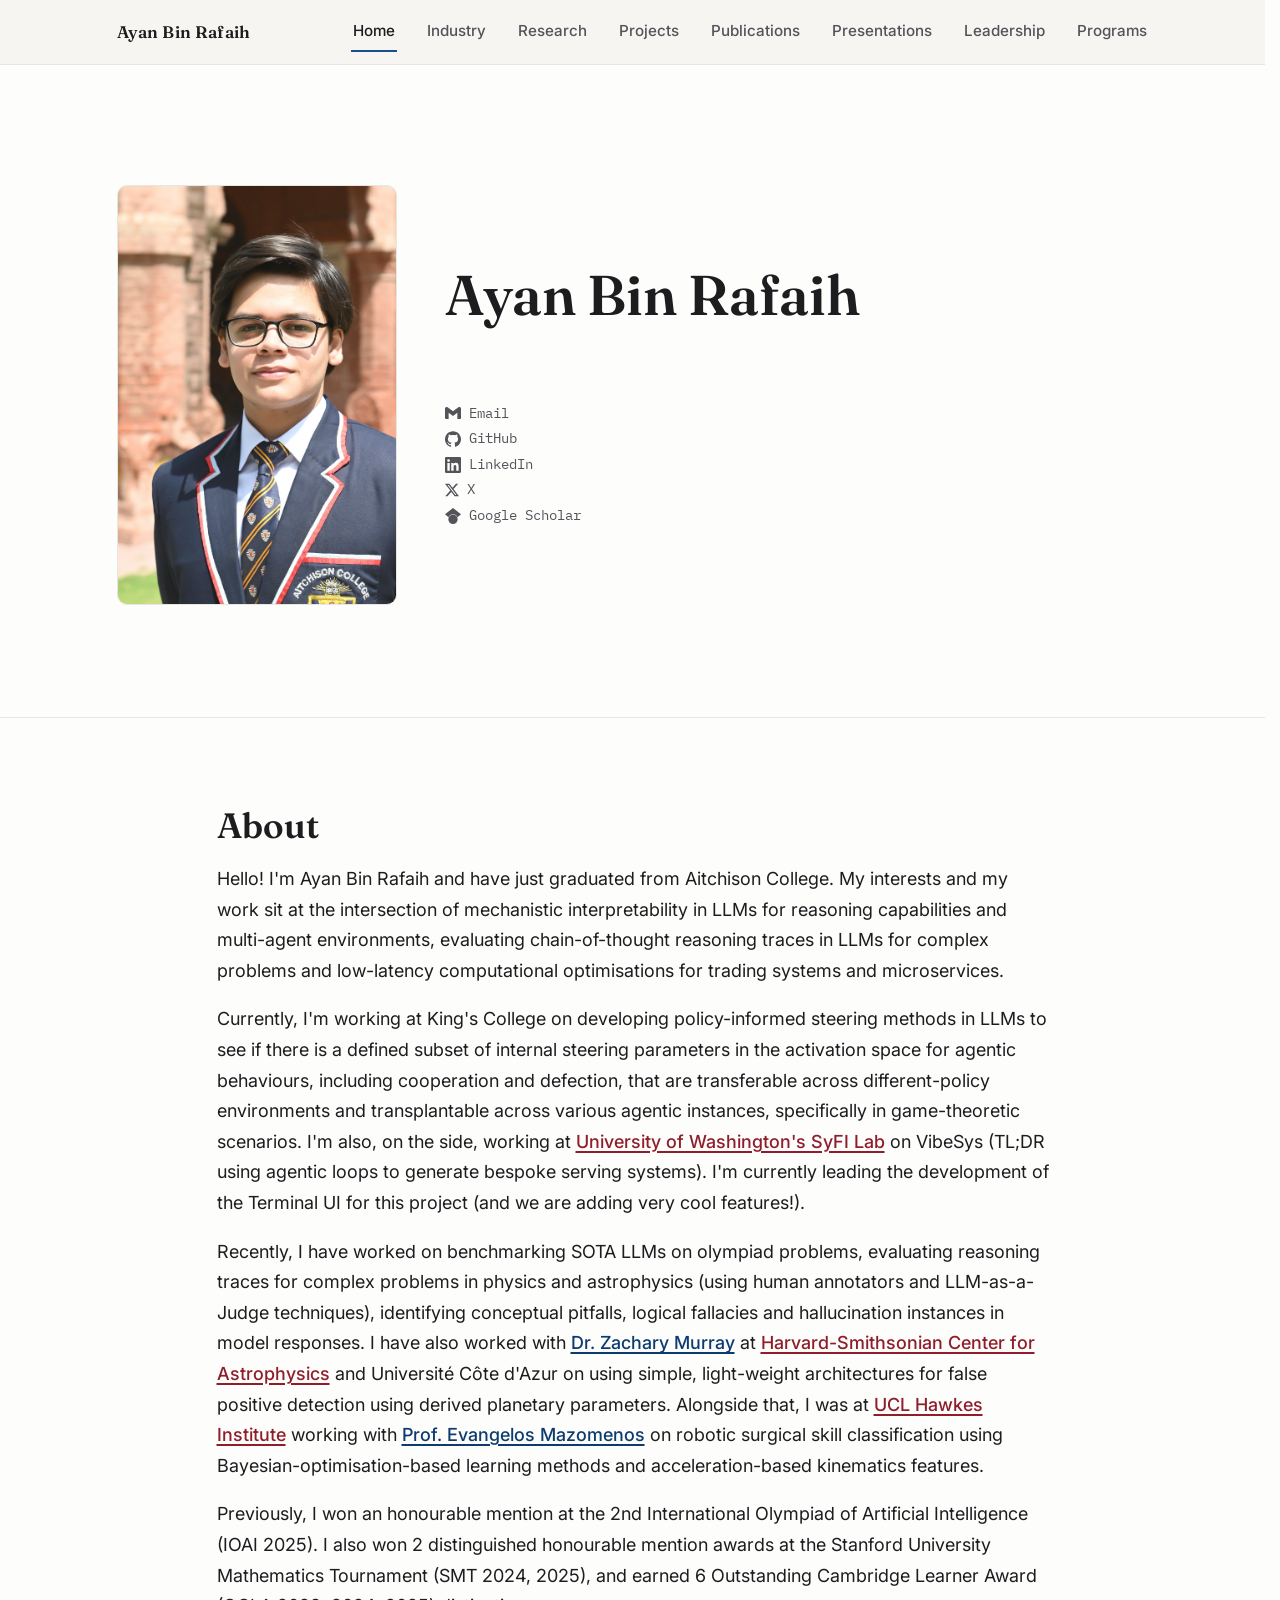
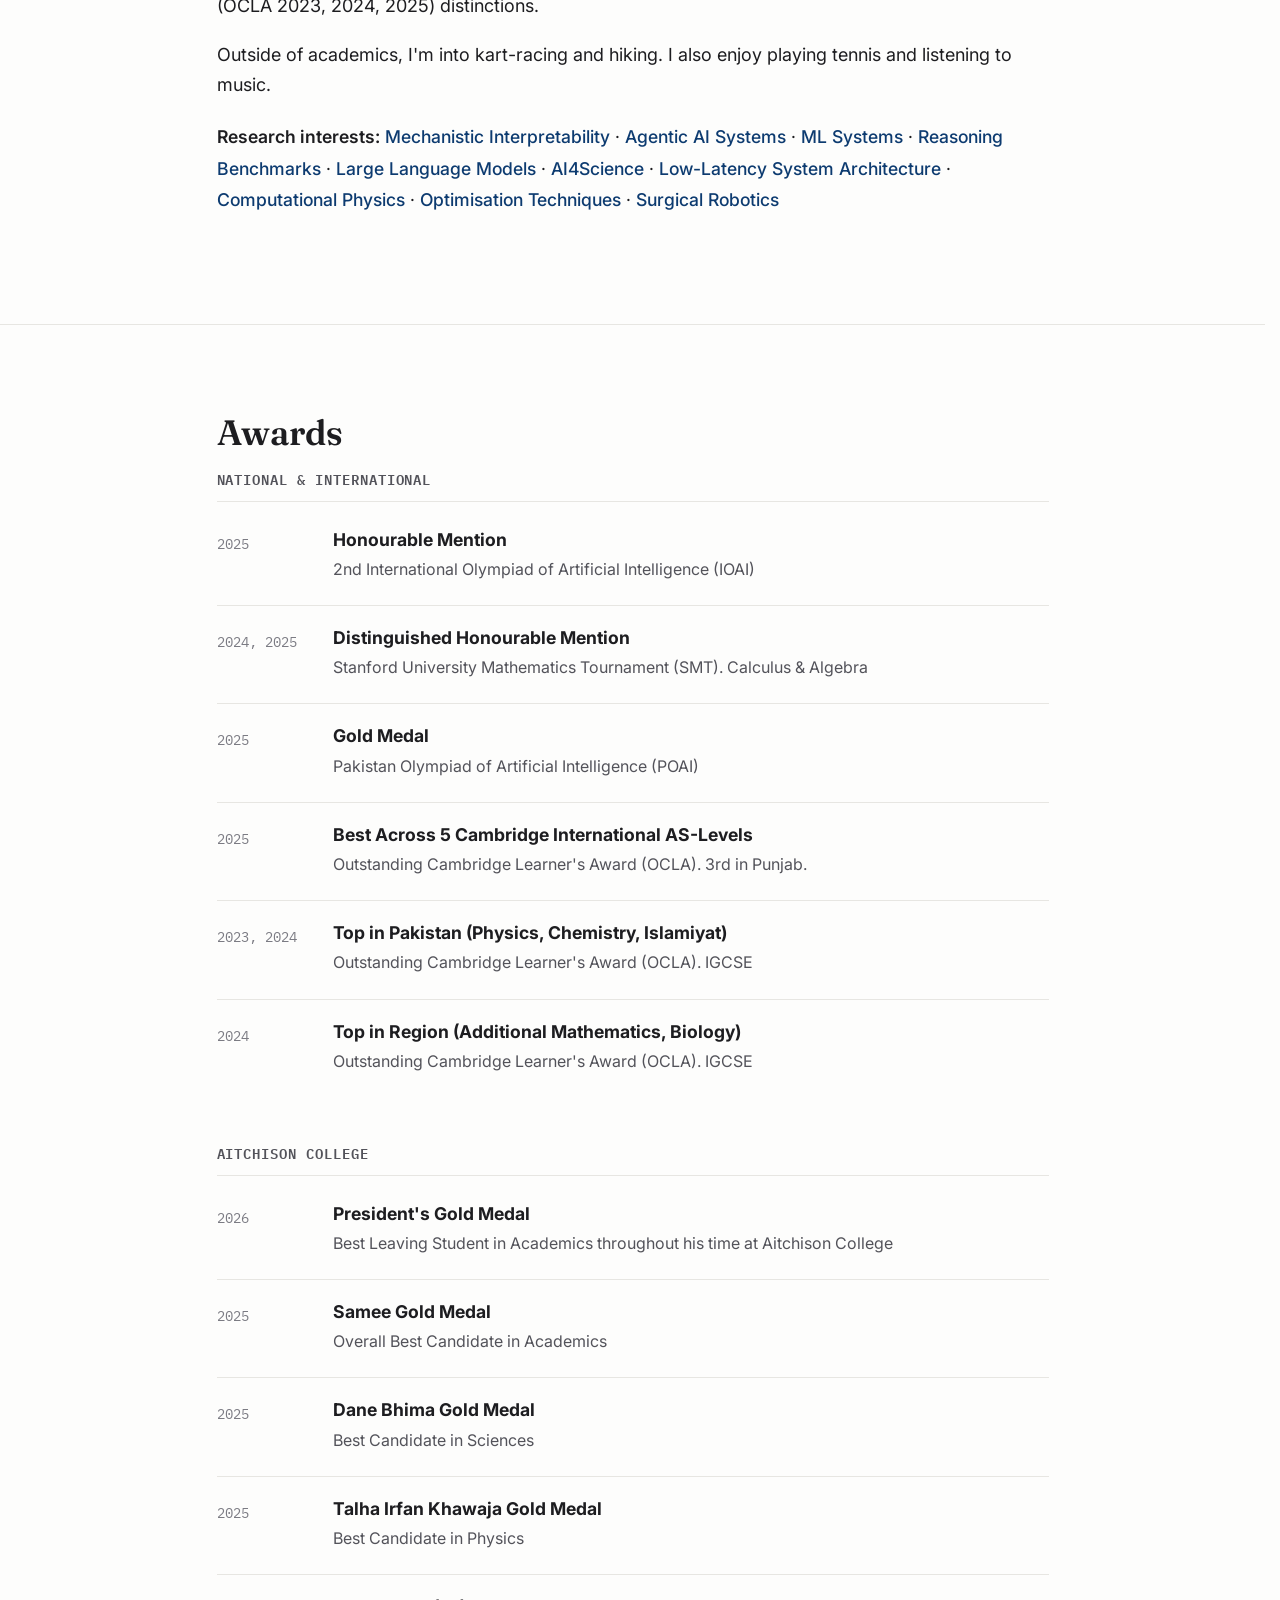
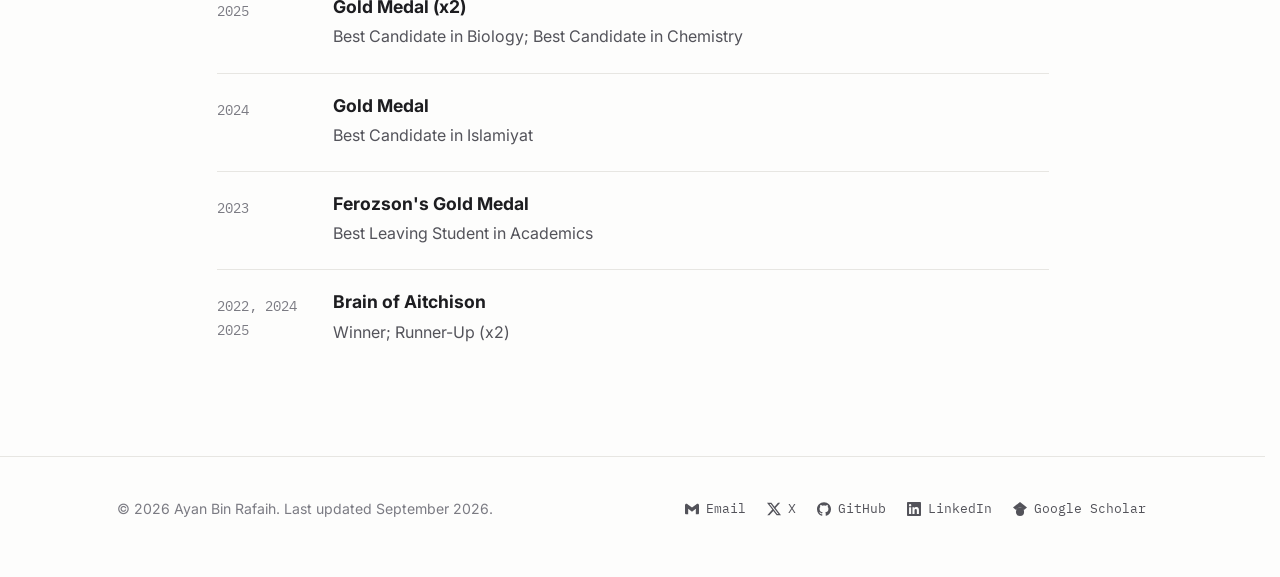
<file: index.html>
<!DOCTYPE html>
<html lang="en">
<head>
<meta charset="UTF-8">
<meta name="viewport" content="width=device-width, initial-scale=1.0">
<meta name="theme-color" content="#f7f5f0" media="(prefers-color-scheme: light)">
<meta name="theme-color" content="#dadfe7" media="(prefers-color-scheme: dark)">
<title>Ayan Bin Rafaih</title>
<meta name="description" content="Ayan Bin Rafaih — machine learning, computational astrophysics, and robotics research.">

<link rel="preconnect" href="https://fonts.googleapis.com">
<link rel="preconnect" href="https://fonts.gstatic.com" crossorigin>
<link href="https://fonts.googleapis.com/css2?family=Fraunces:opsz,wght@9..144,500;9..144,600;9..144,700&family=Inter:wght@400;500;600;700&family=IBM+Plex+Mono:wght@400;500&display=swap" rel="stylesheet">

<link rel="stylesheet" href="css/style.css?v=31">
</head>
<body>

<header class="site-header">
  <div class="nav-wrap">
    <a href="index.html#home" class="logo">Ayan Bin Rafaih</a>
    <button class="nav-toggle" aria-label="Toggle navigation" aria-expanded="false">
      <span></span>
    </button>
    <nav class="site-nav" id="site-nav">
      <a href="index.html#home" data-nav="home">Home</a>
      <a href="experience.html">Industry</a>
      <a href="research.html">Research</a>
      <a href="projects.html">Projects</a>
      <a href="publications.html">Publications</a>
      <a href="presentations.html">Presentations</a>
      <a href="leadership.html">Leadership</a>
      <a href="hackathons.html">Programs</a>
    </nav>
  </div>
</header>

<main>

  <section id="home" class="hero">
    <div class="hero-inner">
      <div class="hero-text">
        <h1>Ayan Bin Rafaih</h1>
        <p class="tagline"></p>

        <div class="link-list">
          <a class="link-item link-item--email" id="email-copy" href="mailto:ayanbrafaih@gmail.com" data-email="ayanbrafaih@gmail.com" aria-label="Email ayanbrafaih@gmail.com">
            <svg width="16" height="16" viewBox="0 0 24 24" fill="currentColor" aria-hidden="true" focusable="false"><path d="M24 5.457v13.909c0 .904-.732 1.636-1.636 1.636h-3.819V11.73L12 16.64l-6.545-4.91v9.273H1.636A1.636 1.636 0 0 1 0 19.366V5.457c0-2.023 2.309-3.178 3.927-1.964L5.455 4.64 12 9.548l6.545-4.91 1.528-1.145C21.69 2.28 24 3.434 24 5.457z"></path></svg>
            <span class="link-label">Email</span>
            <span class="icon-tooltip">Email me</span>
          </a>

          <a class="link-item link-item--github" href="https://github.com/ayanbinrafaih" target="_blank" rel="noopener" aria-label="GitHub">
            <svg width="16" height="16" viewBox="0 0 24 24" fill="currentColor" aria-hidden="true" focusable="false"><path d="M12 .297c-6.63 0-12 5.373-12 12 0 5.303 3.438 9.8 8.205 11.385.6.113.82-.258.82-.577 0-.285-.01-1.04-.015-2.04-3.338.724-4.042-1.61-4.042-1.61C4.422 18.07 3.633 17.7 3.633 17.7c-1.087-.744.084-.729.084-.729 1.205.084 1.838 1.236 1.838 1.236 1.07 1.835 2.809 1.305 3.495.998.108-.776.417-1.305.76-1.605-2.665-.3-5.466-1.332-5.466-5.93 0-1.31.465-2.38 1.235-3.22-.135-.303-.54-1.523.105-3.176 0 0 1.005-.322 3.3 1.23.96-.267 1.98-.399 3-.405 1.02.006 2.04.138 3 .405 2.28-1.552 3.285-1.23 3.285-1.23.645 1.653.24 2.873.12 3.176.765.84 1.23 1.91 1.23 3.22 0 4.61-2.805 5.625-5.475 5.92.42.36.81 1.096.81 2.22 0 1.606-.015 2.896-.015 3.286 0 .315.21.69.825.57C20.565 22.092 24 17.592 24 12.297c0-6.627-5.373-12-12-12"></path></svg>
            <span class="link-label">GitHub</span>
          </a>

          <a class="link-item link-item--linkedin" href="https://www.linkedin.com/in/ayanbinrafaih" target="_blank" rel="noopener" aria-label="LinkedIn">
            <svg width="16" height="16" viewBox="0 0 24 24" fill="currentColor" aria-hidden="true" focusable="false"><path d="M20.447 20.452h-3.554v-5.569c0-1.328-.027-3.037-1.852-3.037-1.853 0-2.136 1.445-2.136 2.939v5.667H9.351V9h3.414v1.561h.046c.477-.9 1.637-1.85 3.37-1.85 3.601 0 4.267 2.37 4.267 5.455v6.286zM5.337 7.433a2.062 2.062 0 1 1 0-4.124 2.062 2.062 0 0 1 0 4.124zm1.782 13.019H3.555V9h3.564v11.452zM22.225 0H1.771C.792 0 0 .774 0 1.729v20.542C0 23.227.792 24 1.771 24h20.451C23.2 24 24 23.227 24 22.271V1.729C24 .774 23.2 0 22.222 0h.003z"></path></svg>
            <span class="link-label">LinkedIn</span>
          </a>

          <a class="link-item link-item--x" href="https://x.com/ayanbinrafaih" target="_blank" rel="noopener" aria-label="X (Twitter)">
            <svg width="16" height="16" viewBox="0 0 24 24" fill="currentColor" aria-hidden="true" focusable="false"><path d="M18.901 1.153h3.68l-8.04 9.19L24 22.846h-7.406l-5.8-7.584-6.638 7.584H.474l8.6-9.83L0 1.154h7.594l5.243 6.932 6.064-6.933zm-1.291 19.49h2.039L6.486 3.24H4.298l13.312 17.403z"></path></svg>
            <span class="link-label">X</span>
          </a>

          <a class="link-item link-item--scholar" href="https://scholar.google.com/citations?user=3FV8oHsAAAAJ&hl=en" target="_blank" rel="noopener" aria-label="Google Scholar">
            <svg width="16" height="16" viewBox="0 0 24 24" fill="currentColor" aria-hidden="true" focusable="false"><path d="M5.242 13.769 0 9.5 12 0l12 9.5-5.242 4.269C17.548 11.249 14.978 9.5 12 9.5c-2.977 0-5.548 1.748-6.758 4.269zM12 10a7 7 0 1 0 0 14 7 7 0 0 0 0-14z"></path></svg>
            <span class="link-label">Google Scholar</span>
          </a>
        </div>
      </div>

      <div class="hero-photo">
        <img
          src="assets/img/profile.jpg"
          alt="Photo of Ayan Bin Rafaih"
          onerror="this.style.display='none'; this.nextElementSibling.style.display='flex';">
        <div class="photo-fallback">
          <span>Add your photo</span>
          <small>assets/img/profile.jpg</small>
        </div>
      </div>
    </div>
  </section>

  <section id="about">
    <div class="section-inner">
      <h2>About</h2>

      <p>
        Hello! I'm Ayan Bin Rafaih and have just graduated from Aitchison College. My interests and my work sit at the intersection of mechanistic interpretability in LLMs for reasoning capabilities and multi-agent environments, evaluating chain-of-thought reasoning traces in LLMs for complex problems and low-latency computational optimisations for trading systems and microservices.
      </p>
      <p>
        Currently, I'm working at King's College on developing policy-informed steering methods in LLMs to see if there is a defined subset of internal steering parameters in the activation space for
        agentic behaviours, including cooperation and defection, that are transferable across different-policy environments and transplantable across various agentic instances,
        specifically in game-theoretic scenarios.
        I'm also, on the side, working at <a class="link-place" href="https://syfi.cs.washington.edu/" target="_blank" rel="noopener noreferrer">University of Washington's SyFI Lab</a> on VibeSys
        (TL;DR using agentic loops to generate bespoke serving systems). I'm currently leading the development of the Terminal UI for this project (and we are adding very cool features!).
      </p>

      <p>
        Recently, I have worked on benchmarking SOTA LLMs on olympiad problems, evaluating reasoning traces for complex problems in physics and astrophysics (using human annotators and LLM-as-a-Judge techniques), identifying conceptual pitfalls, logical fallacies and hallucination instances in model responses.
          I have also worked with
          <a class="link-person" href="https://cv.hal.science/zachary-murray" target="_blank" rel="noopener noreferrer">
            Dr. Zachary Murray</a> at
          <a class="link-place" href="https://www.cfa.harvard.edu/" target="_blank" rel="noopener noreferrer">
            Harvard-Smithsonian Center for Astrophysics</a>
          and Université Côte d'Azur on using simple, light-weight architectures for false positive detection using derived planetary parameters.
          Alongside that, I was at <a class="link-place" href="https://www.ucl.ac.uk/hawkes-institute" target="_blank" rel="noopener noreferrer">UCL Hawkes Institute</a>
          working with <a class="link-person" href="https://profiles.ucl.ac.uk/47802-evangelos-mazomenos" target="_blank" rel="noopener noreferrer">Prof. Evangelos Mazomenos</a> on robotic surgical skill classification using Bayesian-optimisation-based learning methods and acceleration-based kinematics features.
      </p>
      <p>
        Previously, I won an honourable mention at the 2nd International Olympiad of Artificial Intelligence (IOAI 2025).
        I also won 2 distinguished honourable mention awards at the Stanford University Mathematics Tournament 
        (SMT 2024, 2025), and earned 6 Outstanding Cambridge Learner Award (OCLA 2023, 2024, 2025) distinctions.
      </p>

      <p>
        Outside of academics, I'm into kart-racing and hiking. I also enjoy playing tennis and listening to music.
      </p>
      <div class="research-interests">
        <strong>Research interests:</strong>
        <span class="interest">Mechanistic Interpretability</span> ·
        <span class="interest">Agentic AI Systems</span> ·
        <span class="interest">ML Systems</span> ·
        <span class="interest">Reasoning Benchmarks</span> ·
        <span class="interest">Large Language Models</span> ·
        <span class="interest">AI4Science</span> ·
        <span class="interest">Low-Latency System Architecture</span> ·
        <span class="interest">Computational Physics</span> ·
        <span class="interest">Optimisation Techniques</span> ·
        <span class="interest">Surgical Robotics</span>
      </div>
    </div>
  </section>

  <section id="awards">
    <div class="section-inner">
      <h2>Awards</h2>

      <div class="awards-group">
        <h3>National &amp; International</h3>

        <div class="award-row">
          <div class="award-year">2025</div>
          <div class="award-body">
            <h4>Honourable Mention</h4>
            <p>2nd International Olympiad of Artificial Intelligence (IOAI)</p>
          </div>
        </div>

        <div class="award-row">
          <div class="award-year">2024, 2025</div>
          <div class="award-body">
            <h4>Distinguished Honourable Mention</h4>
            <p>Stanford University Mathematics Tournament (SMT). Calculus & Algebra</p>
          </div>
        </div>

        <div class="award-row">
          <div class="award-year">2025</div>
          <div class="award-body">
            <h4>Gold Medal</h4>
            <p>Pakistan Olympiad of Artificial Intelligence (POAI)</p>
          </div>
        </div>

        <div class="award-row">
          <div class="award-year">2025</div>
          <div class="award-body">
            <h4>Best Across 5 Cambridge International AS-Levels</h4>
            <p>Outstanding Cambridge Learner's Award (OCLA). 3rd in Punjab.</p>
          </div>
        </div>

        <div class="award-row">
          <div class="award-year">2023, 2024</div>
          <div class="award-body">
            <h4>Top in Pakistan (Physics, Chemistry, Islamiyat)</h4>
            <p>Outstanding Cambridge Learner's Award (OCLA). IGCSE</p>
          </div>
        </div>

        <div class="award-row">
          <div class="award-year">2024</div>
          <div class="award-body">
            <h4>Top in Region (Additional Mathematics, Biology)</h4>
            <p>Outstanding Cambridge Learner's Award (OCLA). IGCSE</p>
          </div>
        </div>

      </div>

      <div class="awards-group">
        <h3>Aitchison College</h3>

        <div class="award-row">
          <div class="award-year">2026</div>
          <div class="award-body">
            <h4>President's Gold Medal</h4>
            <p class="muted">Best Leaving Student in Academics throughout his time at Aitchison College</p>
          </div>
        </div>

        <div class="award-row">
          <div class="award-year">2025</div>
          <div class="award-body">
            <h4>Samee Gold Medal</h4>
            <p class="muted">Overall Best Candidate in Academics</p>
          </div>
        </div>

        <div class="award-row">
          <div class="award-year">2025</div>
          <div class="award-body">
            <h4>Dane Bhima Gold Medal</h4>
            <p class="muted">Best Candidate in Sciences</p>
          </div>
        </div>

        <div class="award-row">
          <div class="award-year">2025</div>
          <div class="award-body">
            <h4>Talha Irfan Khawaja Gold Medal</h4>
            <p class="muted">Best Candidate in Physics</p>
          </div>
        </div>

        <div class="award-row">
          <div class="award-year">2025</div>
          <div class="award-body">
            <h4>Gold Medal (x2)</h4>
            <p class="muted">Best Candidate in Biology; Best Candidate in Chemistry</p>
          </div>
        </div>

        <div class="award-row">
          <div class="award-year">2024</div>
          <div class="award-body">
            <h4>Gold Medal</h4>
            <p class="muted">Best Candidate in Islamiyat</p>
          </div>
        </div>

        <div class="award-row">
          <div class="award-year">2023</div>
          <div class="award-body">
            <h4>Ferozson's Gold Medal</h4>
            <p class="muted">Best Leaving Student in Academics</p>
          </div>
        </div>

        <div class="award-row">
          <div class="award-year">
            2022, 2024<br>
            2025</div>
          <div class="award-body">
            <h4>Brain of Aitchison</h4>
            <p class="muted">Winner; Runner-Up (x2)</p>
          </div>
        </div>


      </div>
    </div>
  </section>

</main>

<footer class="site-footer">
  <div class="footer-wrap">
    <p>© 2026 Ayan Bin Rafaih. Last updated September 2026.</p>
    <div class="link-list link-list--inline">
      <a class="link-item link-item--email" id="email-copy-footer" href="mailto:ayanbrafaih@gmail.com" data-email="ayanbrafaih@gmail.com" aria-label="Email ayanbrafaih@gmail.com">
        <svg width="16" height="16" viewBox="0 0 24 24" fill="currentColor" aria-hidden="true" focusable="false"><path d="M24 5.457v13.909c0 .904-.732 1.636-1.636 1.636h-3.819V11.73L12 16.64l-6.545-4.91v9.273H1.636A1.636 1.636 0 0 1 0 19.366V5.457c0-2.023 2.309-3.178 3.927-1.964L5.455 4.64 12 9.548l6.545-4.91 1.528-1.145C21.69 2.28 24 3.434 24 5.457z"></path></svg>
        <span class="link-label">Email</span>
        <span class="icon-tooltip">Email me</span>
      </a>
      <a class="link-item link-item--x" href="https://x.com/ayanbinrafaih" target="_blank" rel="noopener" aria-label="X (Twitter)">
        <svg width="16" height="16" viewBox="0 0 24 24" fill="currentColor" aria-hidden="true" focusable="false"><path d="M18.901 1.153h3.68l-8.04 9.19L24 22.846h-7.406l-5.8-7.584-6.638 7.584H.474l8.6-9.83L0 1.154h7.594l5.243 6.932 6.064-6.933zm-1.291 19.49h2.039L6.486 3.24H4.298l13.312 17.403z"></path></svg>
        <span class="link-label">X</span>
        <span class="icon-tooltip">X</span>
      </a>
      <a class="link-item link-item--github" href="https://github.com/ayanbinrafaih" target="_blank" rel="noopener" aria-label="GitHub">
        <svg width="16" height="16" viewBox="0 0 24 24" fill="currentColor" aria-hidden="true" focusable="false"><path d="M12 .297c-6.63 0-12 5.373-12 12 0 5.303 3.438 9.8 8.205 11.385.6.113.82-.258.82-.577 0-.285-.01-1.04-.015-2.04-3.338.724-4.042-1.61-4.042-1.61C4.422 18.07 3.633 17.7 3.633 17.7c-1.087-.744.084-.729.084-.729 1.205.084 1.838 1.236 1.838 1.236 1.07 1.835 2.809 1.305 3.495.998.108-.776.417-1.305.76-1.605-2.665-.3-5.466-1.332-5.466-5.93 0-1.31.465-2.38 1.235-3.22-.135-.303-.54-1.523.105-3.176 0 0 1.005-.322 3.3 1.23.96-.267 1.98-.399 3-.405 1.02.006 2.04.138 3 .405 2.28-1.552 3.285-1.23 3.285-1.23.645 1.653.24 2.873.12 3.176.765.84 1.23 1.91 1.23 3.22 0 4.61-2.805 5.625-5.475 5.92.42.36.81 1.096.81 2.22 0 1.606-.015 2.896-.015 3.286 0 .315.21.69.825.57C20.565 22.092 24 17.592 24 12.297c0-6.627-5.373-12-12-12"></path></svg>
        <span class="link-label">GitHub</span>
        <span class="icon-tooltip">GitHub</span>
      </a>
      <a class="link-item link-item--linkedin" href="https://www.linkedin.com/in/ayanbinrafaih" target="_blank" rel="noopener" aria-label="LinkedIn">
        <svg width="16" height="16" viewBox="0 0 24 24" fill="currentColor" aria-hidden="true" focusable="false"><path d="M20.447 20.452h-3.554v-5.569c0-1.328-.027-3.037-1.852-3.037-1.853 0-2.136 1.445-2.136 2.939v5.667H9.351V9h3.414v1.561h.046c.477-.9 1.637-1.85 3.37-1.85 3.601 0 4.267 2.37 4.267 5.455v6.286zM5.337 7.433a2.062 2.062 0 1 1 0-4.124 2.062 2.062 0 0 1 0 4.124zm1.782 13.019H3.555V9h3.564v11.452zM22.225 0H1.771C.792 0 0 .774 0 1.729v20.542C0 23.227.792 24 1.771 24h20.451C23.2 24 24 23.227 24 22.271V1.729C24 .774 23.2 0 22.222 0h.003z"></path></svg>
        <span class="link-label">LinkedIn</span>
        <span class="icon-tooltip">LinkedIn</span>
      </a>
      <a class="link-item link-item--scholar" href="https://scholar.google.com/citations?user=3FV8oHsAAAAJ&hl=en" target="_blank" rel="noopener" aria-label="Google Scholar">
        <svg width="16" height="16" viewBox="0 0 24 24" fill="currentColor" aria-hidden="true" focusable="false"><path d="M5.242 13.769 0 9.5 12 0l12 9.5-5.242 4.269C17.548 11.249 14.978 9.5 12 9.5c-2.977 0-5.548 1.748-6.758 4.269zM12 10a7 7 0 1 0 0 14 7 7 0 0 0 0-14z"></path></svg>
        <span class="link-label">Google Scholar</span>
        <span class="icon-tooltip">Google Scholar</span>
      </a>
    </div>
  </div>
</footer>

<script src="js/main.js?v=4"></script>
</body>
</html>
</file>
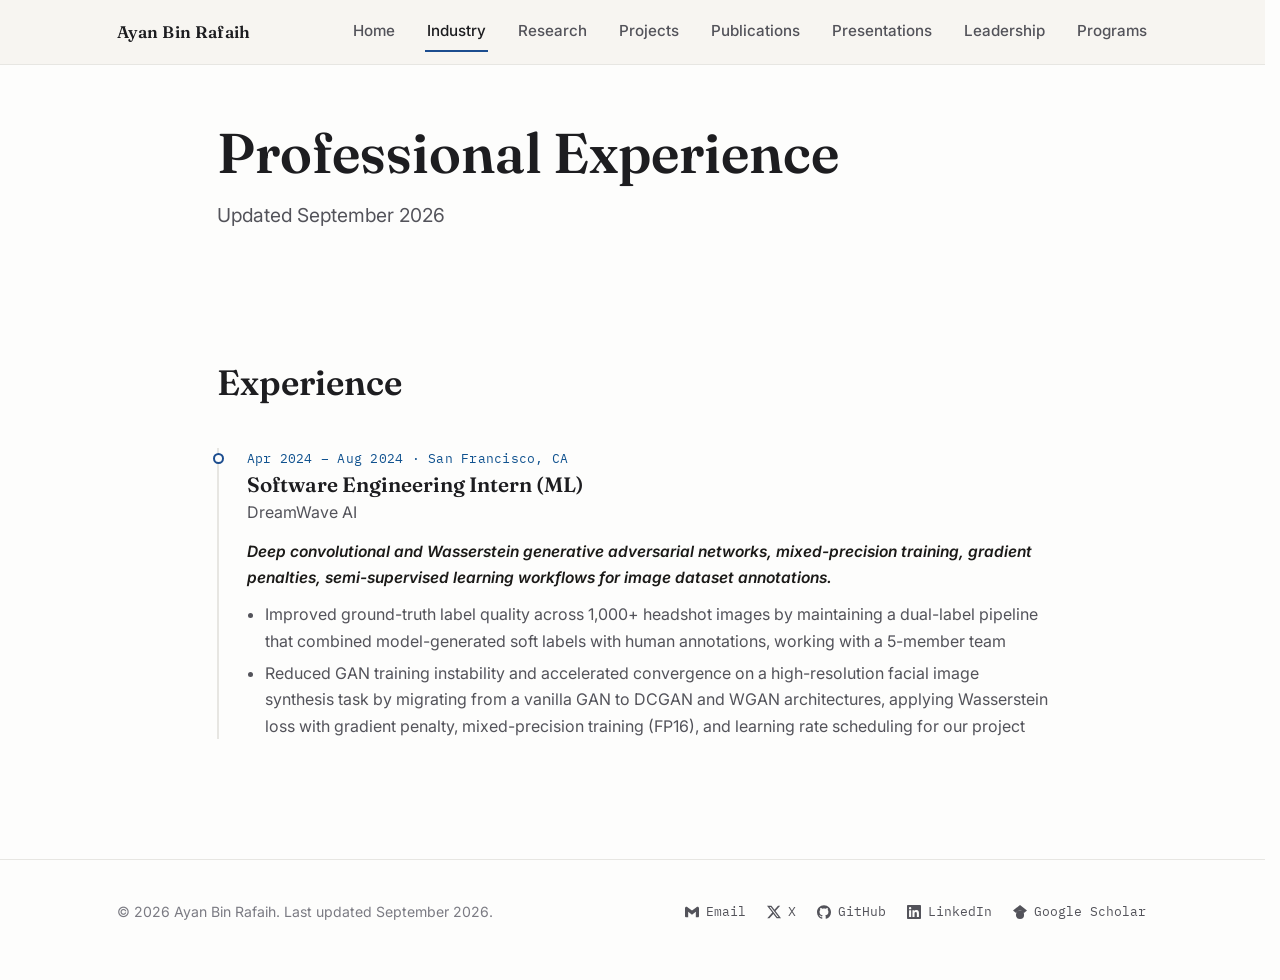
<file: experience.html>
<!DOCTYPE html>
<html lang="en">
<head>
<meta charset="UTF-8">
<meta name="viewport" content="width=device-width, initial-scale=1.0">
<meta name="theme-color" content="#f7f5f0" media="(prefers-color-scheme: light)">
<meta name="theme-color" content="#dadfe7" media="(prefers-color-scheme: dark)">
<title>Professional Experience — Ayan Bin Rafaih</title>
<meta name="description" content="Professional and industry experience of Ayan Bin Rafaih.">

<link rel="preconnect" href="https://fonts.googleapis.com">
<link rel="preconnect" href="https://fonts.gstatic.com" crossorigin>
<link href="https://fonts.googleapis.com/css2?family=Fraunces:opsz,wght@9..144,500;9..144,600;9..144,700&family=Inter:wght@400;500;600;700&family=IBM+Plex+Mono:wght@400;500&display=swap" rel="stylesheet">

<link rel="stylesheet" href="css/style.css?v=31">
</head>
<body>

<header class="site-header">
  <div class="nav-wrap">
    <a href="index.html#home" class="logo">Ayan Bin Rafaih</a>
    <button class="nav-toggle" aria-label="Toggle navigation" aria-expanded="false">
      <span></span>
    </button>
    <nav class="site-nav" id="site-nav">
      <a href="index.html#home">Home</a>
      <a href="experience.html" class="is-active">Industry</a>
      <a href="research.html">Research</a>
      <a href="projects.html">Projects</a>
      <a href="publications.html">Publications</a>
      <a href="presentations.html">Presentations</a>
      <a href="leadership.html">Leadership</a>
      <a href="hackathons.html">Programs</a>
    </nav>
  </div>
</header>

<main>

  <div class="section-inner page-header">
    <h1>Professional Experience</h1>
    <p>Updated September 2026</p>
  </div>

  <section id="experience">
    <div class="section-inner">
      <div class="section-head">
        <h2>Experience</h2>
      </div>

      <div class="timeline">

        <div class="timeline-item">
          <div class="timeline-meta">
            <span class="timeline-dates">Apr 2024 &ndash; Aug 2024 &middot; San Francisco, CA</span>
          </div>

          <h3>Software Engineering Intern (ML)</h3>

          <p class="timeline-org">
            DreamWave AI
          </p>

          <p class="timeline-summary">
            Deep convolutional and Wasserstein generative adversarial networks, mixed-precision training, gradient penalties, semi-supervised learning workflows for image dataset annotations.
          </p>

          <ul class="timeline-desc" style="margin-bottom: 32px;">
            <li>Improved ground-truth label quality across 1,000+ headshot images by maintaining a dual-label pipeline that
              combined model-generated soft labels with human annotations, working with a 5-member team</li>
            <li>Reduced GAN training instability and accelerated convergence on a high-resolution facial image synthesis task by
              migrating from a vanilla GAN to DCGAN and WGAN architectures, applying Wasserstein loss with gradient
              penalty, mixed-precision training (FP16), and learning rate scheduling for our project</li>
          </ul>
        </div>

      </div>
    </div>
  </section>

</main>

<footer class="site-footer">
  <div class="footer-wrap">
    <p>© 2026 Ayan Bin Rafaih. Last updated September 2026.</p>
    <div class="link-list link-list--inline">
      <a class="link-item link-item--email" id="email-copy" href="mailto:ayanbrafaih@gmail.com" data-email="ayanbrafaih@gmail.com" aria-label="Email ayanbrafaih@gmail.com">
        <svg width="16" height="16" viewBox="0 0 24 24" fill="currentColor" aria-hidden="true" focusable="false"><path d="M24 5.457v13.909c0 .904-.732 1.636-1.636 1.636h-3.819V11.73L12 16.64l-6.545-4.91v9.273H1.636A1.636 1.636 0 0 1 0 19.366V5.457c0-2.023 2.309-3.178 3.927-1.964L5.455 4.64 12 9.548l6.545-4.91 1.528-1.145C21.69 2.28 24 3.434 24 5.457z"></path></svg>
        <span class="link-label">Email</span>
        <span class="icon-tooltip">Email me</span>
      </a>

      <a class="link-item link-item--x" href="https://x.com/ayanbinrafaih" target="_blank" rel="noopener" aria-label="X (Twitter)">
        <svg width="16" height="16" viewBox="0 0 24 24" fill="currentColor" aria-hidden="true" focusable="false"><path d="M18.901 1.153h3.68l-8.04 9.19L24 22.846h-7.406l-5.8-7.584-6.638 7.584H.474l8.6-9.83L0 1.154h7.594l5.243 6.932 6.064-6.933zm-1.291 19.49h2.039L6.486 3.24H4.298l13.312 17.403z"></path></svg>
        <span class="link-label">X</span>
      </a>

      <a class="link-item link-item--github" href="https://github.com/ayanbinrafaih" target="_blank" rel="noopener" aria-label="GitHub">
        <svg width="16" height="16" viewBox="0 0 24 24" fill="currentColor" aria-hidden="true" focusable="false"><path d="M12 .297c-6.63 0-12 5.373-12 12 0 5.303 3.438 9.8 8.205 11.385.6.113.82-.258.82-.577 0-.285-.01-1.04-.015-2.04-3.338.724-4.042-1.61-4.042-1.61C4.422 18.07 3.633 17.7 3.633 17.7c-1.087-.744.084-.729.084-.729 1.205.084 1.838 1.236 1.838 1.236 1.07 1.835 2.809 1.305 3.495.998.108-.776.417-1.305.76-1.605-2.665-.3-5.466-1.332-5.466-5.93 0-1.31.465-2.38 1.235-3.22-.135-.303-.54-1.523.105-3.176 0 0 1.005-.322 3.3 1.23.96-.267 1.98-.399 3-.405 1.02.006 2.04.138 3 .405 2.28-1.552 3.285-1.23 3.285-1.23.645 1.653.24 2.873.12 3.176.765.84 1.23 1.91 1.23 3.22 0 4.61-2.805 5.625-5.475 5.92.42.36.81 1.096.81 2.22 0 1.606-.015 2.896-.015 3.286 0 .315.21.69.825.57C20.565 22.092 24 17.592 24 12.297c0-6.627-5.373-12-12-12"></path></svg>
        <span class="link-label">GitHub</span>
      </a>

      <a class="link-item link-item--linkedin" href="https://www.linkedin.com/in/ayanbinrafaih" target="_blank" rel="noopener" aria-label="LinkedIn">
        <svg width="16" height="16" viewBox="0 0 24 24" fill="currentColor" aria-hidden="true" focusable="false"><path d="M20.447 20.452h-3.554v-5.569c0-1.328-.027-3.037-1.852-3.037-1.853 0-2.136 1.445-2.136 2.939v5.667H9.351V9h3.414v1.561h.046c.477-.9 1.637-1.85 3.37-1.85 3.601 0 4.267 2.37 4.267 5.455v6.286zM5.337 7.433a2.062 2.062 0 1 1 0-4.124 2.062 2.062 0 0 1 0 4.124zm1.782 13.019H3.555V9h3.564v11.452zM22.225 0H1.771C.792 0 0 .774 0 1.729v20.542C0 23.227.792 24 1.771 24h20.451C23.2 24 24 23.227 24 22.271V1.729C24 .774 23.2 0 22.222 0h.003z"></path></svg>
        <span class="link-label">LinkedIn</span>
      </a>

      <a class="link-item link-item--scholar" href="https://scholar.google.com/citations?user=3FV8oHsAAAAJ&hl=en" target="_blank" rel="noopener" aria-label="Google Scholar">
        <svg width="16" height="16" viewBox="0 0 24 24" fill="currentColor" aria-hidden="true" focusable="false"><path d="M5.242 13.769 0 9.5 12 0l12 9.5-5.242 4.269C17.548 11.249 14.978 9.5 12 9.5c-2.977 0-5.548 1.748-6.758 4.269zM12 10a7 7 0 1 0 0 14 7 7 0 0 0 0-14z"></path></svg>
        <span class="link-label">Google Scholar</span>
      </a>
    </div>
  </div>
</footer>

<script src="js/main.js?v=4"></script>
</body>
</html>
</file>
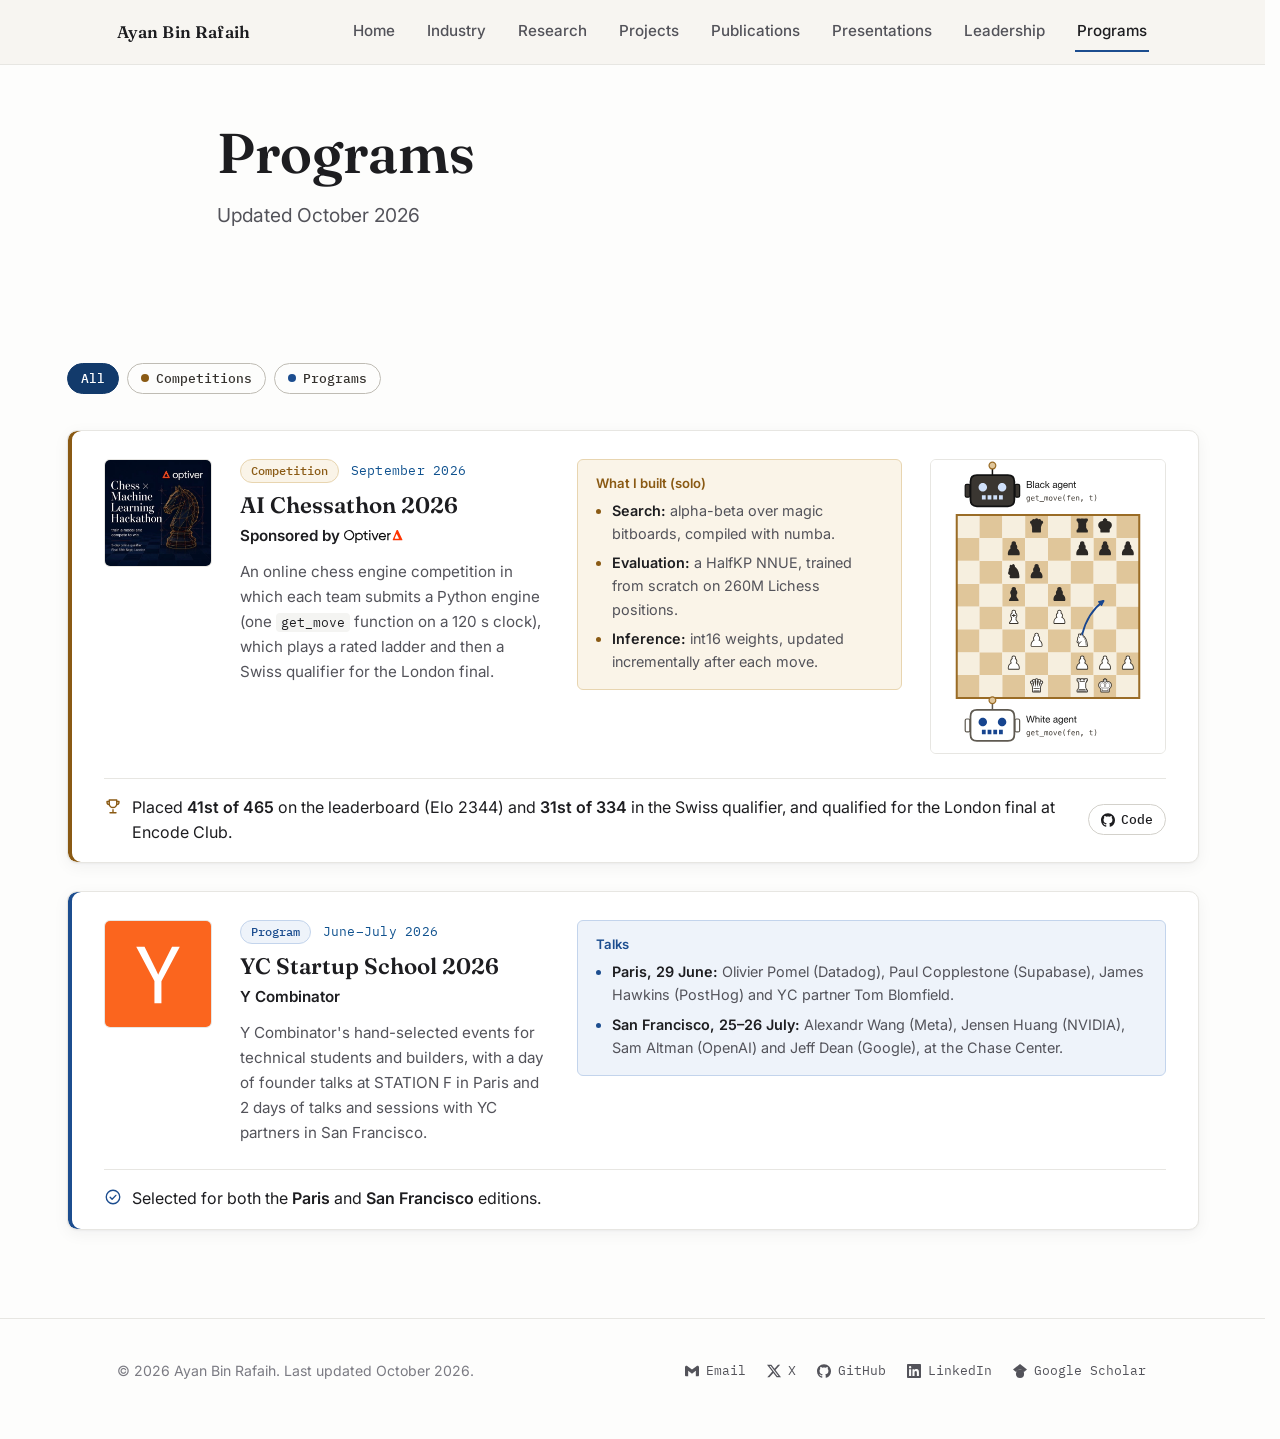
<file: hackathons.html>
<!DOCTYPE html>
<html lang="en">
<head>
<meta charset="UTF-8">
<meta name="viewport" content="width=device-width, initial-scale=1.0">
<meta name="theme-color" content="#f7f5f0" media="(prefers-color-scheme: light)">
<meta name="theme-color" content="#dadfe7" media="(prefers-color-scheme: dark)">
<title>Programs — Ayan Bin Rafaih</title>
<meta name="description" content="Hackathons, competitions and programs that Ayan Bin Rafaih has taken part in.">

<link rel="preconnect" href="https://fonts.googleapis.com">
<link rel="preconnect" href="https://fonts.gstatic.com" crossorigin>
<link href="https://fonts.googleapis.com/css2?family=Fraunces:opsz,wght@9..144,500;9..144,600;9..144,700&family=Inter:wght@400;500;600;700&family=IBM+Plex+Mono:wght@400;500&display=swap" rel="stylesheet">

<link rel="stylesheet" href="css/style.css?v=31">
</head>
<body>

<header class="site-header">
  <div class="nav-wrap">
    <a href="index.html#home" class="logo">Ayan Bin Rafaih</a>
    <button class="nav-toggle" aria-label="Toggle navigation" aria-expanded="false">
      <span></span>
    </button>
    <nav class="site-nav" id="site-nav">
      <a href="index.html#home">Home</a>
      <a href="experience.html">Industry</a>
      <a href="research.html">Research</a>
      <a href="projects.html">Projects</a>
      <a href="publications.html">Publications</a>
      <a href="presentations.html">Presentations</a>
      <a href="leadership.html">Leadership</a>
      <a href="hackathons.html" class="is-active">Programs</a>
    </nav>
  </div>
</header>

<main>

  <div class="section-inner page-header">
    <h1>Programs</h1>
    <p>Updated October 2026</p>
  </div>

  <section id="hackathons">
    <div class="section-inner section-inner--projects">

      <div class="pub-filters" role="group" aria-label="Filter by type">
        <button class="pub-filter is-active" data-filter="all">All</button>
        <button class="pub-filter" data-filter="Competition"><span class="kind-dot kind-dot--competition" aria-hidden="true"></span>Competitions</button>
        <button class="pub-filter" data-filter="Program"><span class="kind-dot kind-dot--program" aria-hidden="true"></span>Programs</button>
      </div>

      <!-- Cards are sorted newest first by data-date (YYYY-MM, the last month of the event) in js/main.js,
           so a new card can go anywhere in this list. -->
      <div class="hack-list" data-sort="date-desc">

        <article class="hack-card hack-card--competition" data-topics="Competition" data-date="2026-09">
          <div class="hack-body">
            <div class="hack-logo">
              <img src="assets/img/hackathons/chessathon-poster.jpg" width="400" height="397" alt="AI Chessathon poster: Chess x Machine Learning Hackathon by Optiver, with a 5-day online qualifier and a final in London on 12 September." loading="lazy">
            </div>

            <div class="hack-intro">
              <div class="hack-meta">
                <span class="hack-kind">Competition</span>
                <span class="hack-date">September 2026</span>
              </div>
              <h3 class="hack-title">AI Chessathon 2026</h3>
              <p class="hack-org">Sponsored <span class="hack-org-brand">by <img class="hack-org-logo" src="assets/img/optiver-logo.svg" width="109" height="24" alt="Optiver"></span></p>
              <p class="hack-desc">An online chess engine competition in which each team submits a Python engine (one <code>get_move</code> function on a 120 s clock), which plays a rated ladder and then a Swiss qualifier for the London final.</p>
            </div>

            <div class="hack-detail">
              <h4 class="hack-detail-title">What I built (solo)</h4>
              <ul>
                <li><strong>Search:</strong> alpha-beta over magic bitboards, compiled with numba.</li>
                <li><strong>Evaluation:</strong> a HalfKP NNUE, trained from scratch on 260M Lichess positions.</li>
                <li><strong>Inference:</strong> int16 weights, updated incrementally after each move.</li>
              </ul>
            </div>

            <figure class="hack-figure">
              <a href="assets/img/hackathons/chessathon-agents.svg" target="_blank" rel="noopener">
                <img src="assets/img/hackathons/chessathon-agents.svg" width="432" height="540" alt="2 AI agents, one for white and one for black, each answering get_move on the same chessboard, with white's knight about to jump to g5." loading="lazy">
              </a>
            </figure>
          </div>

          <div class="hack-foot">
            <p class="hack-result">
              <svg width="18" height="18" viewBox="0 0 24 24" fill="none" stroke="currentColor" stroke-width="1.8" stroke-linecap="round" stroke-linejoin="round" aria-hidden="true" focusable="false"><path d="M8 21h8M12 17v4M7 4h10v5a5 5 0 0 1-10 0V4z"></path><path d="M17 6h3v1a3 3 0 0 1-3 3M7 6H4v1a3 3 0 0 0 3 3"></path></svg>
              <span>Placed <strong>41st of 465</strong> on the leaderboard (Elo 2344) and <strong>31st of 334</strong> in the Swiss qualifier, and qualified for the London final at Encode Club.</span>
            </p>
            <div class="pill-row">
              <a class="pill" href="https://github.com/AyanBinRafaih/ai-chessathon-agent" target="_blank" rel="noopener noreferrer">
                <svg width="14" height="14" viewBox="0 0 24 24" fill="currentColor" aria-hidden="true" focusable="false"><path d="M12 .297c-6.63 0-12 5.373-12 12 0 5.303 3.438 9.8 8.205 11.385.6.113.82-.258.82-.577 0-.285-.01-1.04-.015-2.04-3.338.724-4.042-1.61-4.042-1.61C4.422 18.07 3.633 17.7 3.633 17.7c-1.087-.744.084-.729.084-.729 1.205.084 1.838 1.236 1.838 1.236 1.07 1.835 2.809 1.305 3.495.998.108-.776.417-1.305.76-1.605-2.665-.3-5.466-1.332-5.466-5.93 0-1.31.465-2.38 1.235-3.22-.135-.303-.54-1.523.105-3.176 0 0 1.005-.322 3.3 1.23.96-.267 1.98-.399 3-.405 1.02.006 2.04.138 3 .405 2.28-1.552 3.285-1.23 3.285-1.23.645 1.653.24 2.873.12 3.176.765.84 1.23 1.91 1.23 3.22 0 4.61-2.805 5.625-5.475 5.92.42.36.81 1.096.81 2.22 0 1.606-.015 2.896-.015 3.286 0 .315.21.69.825.57C20.565 22.092 24 17.592 24 12.297c0-6.627-5.373-12-12-12"></path></svg>
                Code
              </a>
            </div>
          </div>
        </article>

        <article class="hack-card hack-card--program" data-topics="Program" data-date="2026-07">
          <div class="hack-body hack-body--no-figure">
            <div class="hack-logo">
              <img src="assets/img/hackathons/yc-logo.svg" width="256" height="256" alt="Y Combinator logo" loading="lazy">
            </div>

            <div class="hack-intro">
              <div class="hack-meta">
                <span class="hack-kind">Program</span>
                <span class="hack-date">June–July 2026</span>
              </div>
              <h3 class="hack-title">YC Startup School 2026</h3>
              <p class="hack-org">Y Combinator</p>
              <p class="hack-desc">Y Combinator's hand-selected events for technical students and builders, with a day of founder talks at STATION F in Paris and 2 days of talks and sessions with YC partners in San Francisco.</p>
            </div>

            <div class="hack-detail">
              <h4 class="hack-detail-title">Talks</h4>
              <ul>
                <li><strong>Paris, 29 June:</strong> Olivier Pomel (Datadog), Paul Copplestone (Supabase), James Hawkins (PostHog) and YC partner Tom Blomfield.</li>
                <li><strong>San Francisco, 25–26 July:</strong> Alexandr Wang (Meta), Jensen Huang (NVIDIA), Sam Altman (OpenAI) and Jeff Dean (Google), at the Chase Center.</li>
              </ul>
            </div>
          </div>

          <div class="hack-foot">
            <p class="hack-result">
              <svg width="18" height="18" viewBox="0 0 24 24" fill="none" stroke="currentColor" stroke-width="1.8" stroke-linecap="round" stroke-linejoin="round" aria-hidden="true" focusable="false"><circle cx="12" cy="12" r="9"></circle><path d="m8.2 12.4 2.6 2.6 5-5.2"></path></svg>
              <span>Selected for both the <strong>Paris</strong> and <strong>San Francisco</strong> editions.</span>
            </p>
          </div>
        </article>

      </div>

    </div>
  </section>

</main>

<footer class="site-footer">
  <div class="footer-wrap">
    <p>© 2026 Ayan Bin Rafaih. Last updated October 2026.</p>
    <div class="link-list link-list--inline">
      <a class="link-item link-item--email" id="email-copy" href="mailto:ayanbrafaih@gmail.com" data-email="ayanbrafaih@gmail.com" aria-label="Email ayanbrafaih@gmail.com">
        <svg width="16" height="16" viewBox="0 0 24 24" fill="currentColor" aria-hidden="true" focusable="false"><path d="M24 5.457v13.909c0 .904-.732 1.636-1.636 1.636h-3.819V11.73L12 16.64l-6.545-4.91v9.273H1.636A1.636 1.636 0 0 1 0 19.366V5.457c0-2.023 2.309-3.178 3.927-1.964L5.455 4.64 12 9.548l6.545-4.91 1.528-1.145C21.69 2.28 24 3.434 24 5.457z"></path></svg>
        <span class="link-label">Email</span>
        <span class="icon-tooltip">Email me</span>
      </a>

      <a class="link-item link-item--x" href="https://x.com/ayanbinrafaih" target="_blank" rel="noopener" aria-label="X (Twitter)">
        <svg width="16" height="16" viewBox="0 0 24 24" fill="currentColor" aria-hidden="true" focusable="false"><path d="M18.901 1.153h3.68l-8.04 9.19L24 22.846h-7.406l-5.8-7.584-6.638 7.584H.474l8.6-9.83L0 1.154h7.594l5.243 6.932 6.064-6.933zm-1.291 19.49h2.039L6.486 3.24H4.298l13.312 17.403z"></path></svg>
        <span class="link-label">X</span>
      </a>

      <a class="link-item link-item--github" href="https://github.com/ayanbinrafaih" target="_blank" rel="noopener" aria-label="GitHub">
        <svg width="16" height="16" viewBox="0 0 24 24" fill="currentColor" aria-hidden="true" focusable="false"><path d="M12 .297c-6.63 0-12 5.373-12 12 0 5.303 3.438 9.8 8.205 11.385.6.113.82-.258.82-.577 0-.285-.01-1.04-.015-2.04-3.338.724-4.042-1.61-4.042-1.61C4.422 18.07 3.633 17.7 3.633 17.7c-1.087-.744.084-.729.084-.729 1.205.084 1.838 1.236 1.838 1.236 1.07 1.835 2.809 1.305 3.495.998.108-.776.417-1.305.76-1.605-2.665-.3-5.466-1.332-5.466-5.93 0-1.31.465-2.38 1.235-3.22-.135-.303-.54-1.523.105-3.176 0 0 1.005-.322 3.3 1.23.96-.267 1.98-.399 3-.405 1.02.006 2.04.138 3 .405 2.28-1.552 3.285-1.23 3.285-1.23.645 1.653.24 2.873.12 3.176.765.84 1.23 1.91 1.23 3.22 0 4.61-2.805 5.625-5.475 5.92.42.36.81 1.096.81 2.22 0 1.606-.015 2.896-.015 3.286 0 .315.21.69.825.57C20.565 22.092 24 17.592 24 12.297c0-6.627-5.373-12-12-12"></path></svg>
        <span class="link-label">GitHub</span>
      </a>

      <a class="link-item link-item--linkedin" href="https://www.linkedin.com/in/ayanbinrafaih" target="_blank" rel="noopener" aria-label="LinkedIn">
        <svg width="16" height="16" viewBox="0 0 24 24" fill="currentColor" aria-hidden="true" focusable="false"><path d="M20.447 20.452h-3.554v-5.569c0-1.328-.027-3.037-1.852-3.037-1.853 0-2.136 1.445-2.136 2.939v5.667H9.351V9h3.414v1.561h.046c.477-.9 1.637-1.85 3.37-1.85 3.601 0 4.267 2.37 4.267 5.455v6.286zM5.337 7.433a2.062 2.062 0 1 1 0-4.124 2.062 2.062 0 0 1 0 4.124zm1.782 13.019H3.555V9h3.564v11.452zM22.225 0H1.771C.792 0 0 .774 0 1.729v20.542C0 23.227.792 24 1.771 24h20.451C23.2 24 24 23.227 24 22.271V1.729C24 .774 23.2 0 22.222 0h.003z"></path></svg>
        <span class="link-label">LinkedIn</span>
      </a>

      <a class="link-item link-item--scholar" href="https://scholar.google.com/citations?user=3FV8oHsAAAAJ&hl=en" target="_blank" rel="noopener" aria-label="Google Scholar">
        <svg width="16" height="16" viewBox="0 0 24 24" fill="currentColor" aria-hidden="true" focusable="false"><path d="M5.242 13.769 0 9.5 12 0l12 9.5-5.242 4.269C17.548 11.249 14.978 9.5 12 9.5c-2.977 0-5.548 1.748-6.758 4.269zM12 10a7 7 0 1 0 0 14 7 7 0 0 0 0-14z"></path></svg>
        <span class="link-label">Google Scholar</span>
      </a>
    </div>
  </div>
</footer>

<script src="js/main.js?v=4"></script>
</body>
</html>
</file>
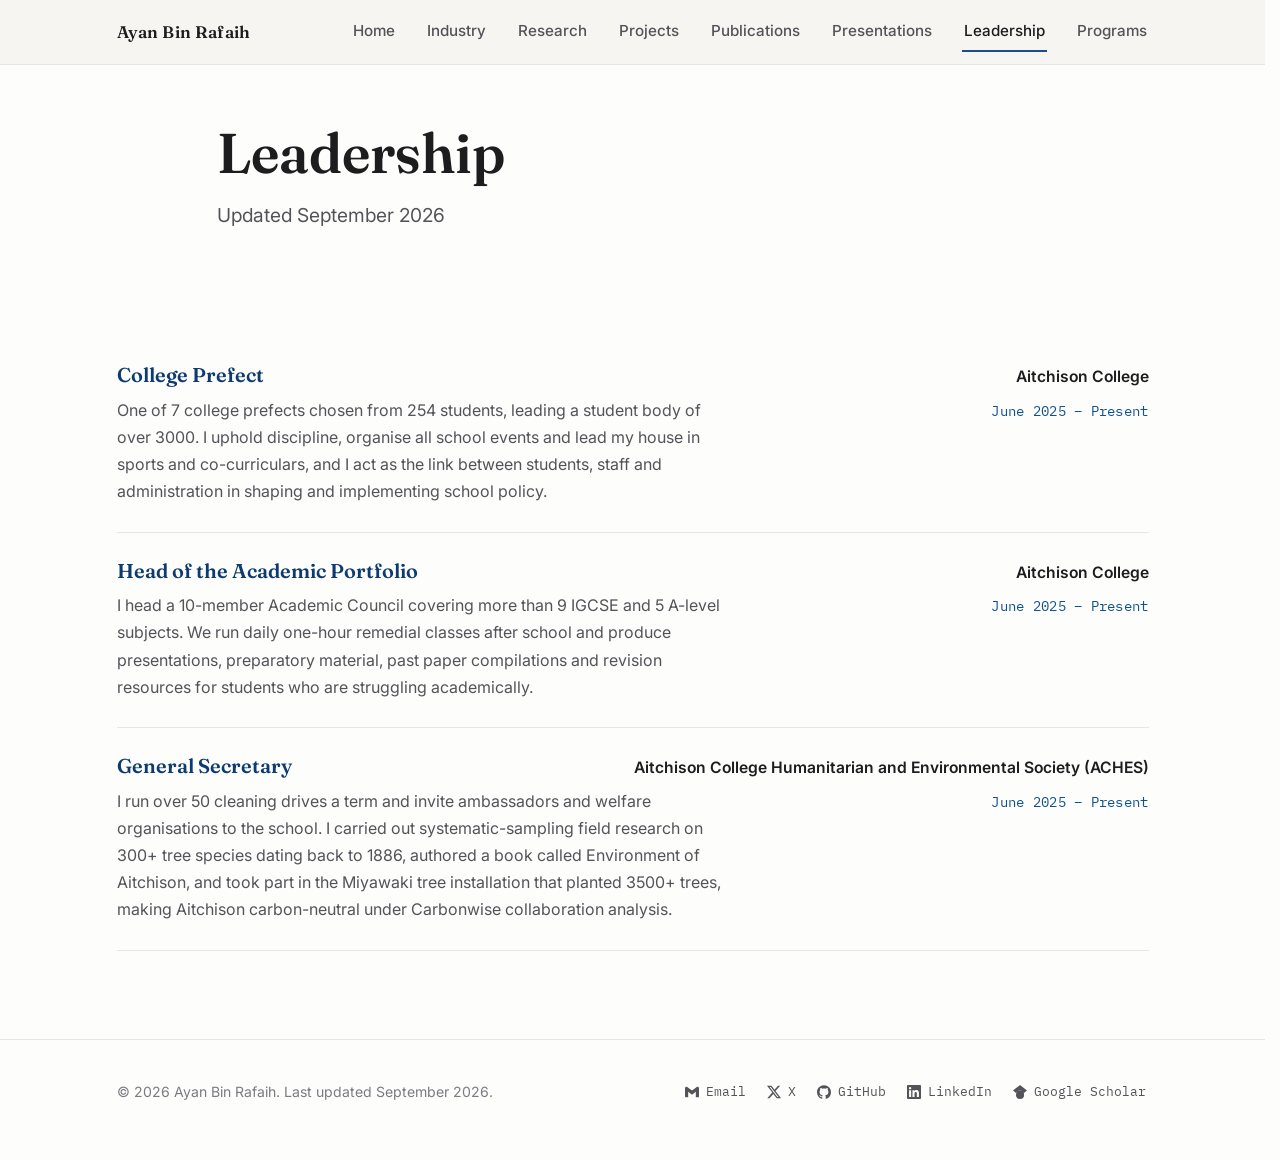
<file: leadership.html>
<!DOCTYPE html>
<html lang="en">
<head>
<meta charset="UTF-8">
<meta name="viewport" content="width=device-width, initial-scale=1.0">
<meta name="theme-color" content="#f7f5f0" media="(prefers-color-scheme: light)">
<meta name="theme-color" content="#dadfe7" media="(prefers-color-scheme: dark)">
<title>Leadership — Ayan Bin Rafaih</title>
<meta name="description" content="Leadership roles and positions of responsibility held by Ayan Bin Rafaih.">

<link rel="preconnect" href="https://fonts.googleapis.com">
<link rel="preconnect" href="https://fonts.gstatic.com" crossorigin>
<link href="https://fonts.googleapis.com/css2?family=Fraunces:opsz,wght@9..144,500;9..144,600;9..144,700&family=Inter:wght@400;500;600;700&family=IBM+Plex+Mono:wght@400;500&display=swap" rel="stylesheet">

<link rel="stylesheet" href="css/style.css?v=31">
</head>
<body>

<header class="site-header">
  <div class="nav-wrap">
    <a href="index.html#home" class="logo">Ayan Bin Rafaih</a>
    <button class="nav-toggle" aria-label="Toggle navigation" aria-expanded="false">
      <span></span>
    </button>
    <nav class="site-nav" id="site-nav">
      <a href="index.html#home">Home</a>
      <a href="experience.html">Industry</a>
      <a href="research.html">Research</a>
      <a href="projects.html">Projects</a>
      <a href="publications.html">Publications</a>
      <a href="presentations.html">Presentations</a>
      <a href="leadership.html" class="is-active">Leadership</a>
      <a href="hackathons.html">Programs</a>
    </nav>
  </div>
</header>

<main>

  <div class="section-inner page-header">
    <h1>Leadership</h1>
    <p>Updated September 2026</p>
  </div>

  <section id="leadership">
    <div class="section-inner section-inner--wide">
      <ul class="pub-list">
        <li class="pub-item lead-item">
          <div class="lead-row">
            <h3 class="lead-title">College Prefect</h3>
            <span class="lead-org">Aitchison College</span>
          </div>
          <div class="lead-row lead-row--sub">
            <p class="lead-desc">One of 7 college prefects chosen from 254 students, leading a student body of over 3000. I uphold discipline, organise all school events and lead my house in sports and co-curriculars, and I act as the link between students, staff and administration in shaping and implementing school policy.</p>
            <span class="lead-date">June 2025 – Present</span>
          </div>
        </li>
        <li class="pub-item lead-item">
          <div class="lead-row">
            <h3 class="lead-title">Head of the Academic Portfolio</h3>
            <span class="lead-org">Aitchison College</span>
          </div>
          <div class="lead-row lead-row--sub">
            <p class="lead-desc">I head a 10-member Academic Council covering more than 9 IGCSE and 5 A-level subjects. We run daily one-hour remedial classes after school and produce presentations, preparatory material, past paper compilations and revision resources for students who are struggling academically.</p>
            <span class="lead-date">June 2025 – Present</span>
          </div>
        </li>
        <li class="pub-item lead-item">
          <div class="lead-row">
            <h3 class="lead-title">General Secretary</h3>
            <span class="lead-org">Aitchison College Humanitarian and Environmental Society (ACHES)</span>
          </div>
          <div class="lead-row lead-row--sub">
            <p class="lead-desc">I run over 50 cleaning drives a term and invite ambassadors and welfare organisations to the school. I carried out systematic-sampling field research on 300+ tree species dating back to 1886, authored a book called Environment of Aitchison, and took part in the Miyawaki tree installation that planted 3500+ trees, making Aitchison carbon-neutral under Carbonwise collaboration analysis.</p>
            <span class="lead-date">June 2025 – Present</span>
          </div>
        </li>
      </ul>
    </div>
  </section>

</main>

<footer class="site-footer">
  <div class="footer-wrap">
    <p>© 2026 Ayan Bin Rafaih. Last updated September 2026.</p>
    <div class="link-list link-list--inline">
      <a class="link-item link-item--email" id="email-copy" href="mailto:ayanbrafaih@gmail.com" data-email="ayanbrafaih@gmail.com" aria-label="Email ayanbrafaih@gmail.com">
        <svg width="16" height="16" viewBox="0 0 24 24" fill="currentColor" aria-hidden="true" focusable="false"><path d="M24 5.457v13.909c0 .904-.732 1.636-1.636 1.636h-3.819V11.73L12 16.64l-6.545-4.91v9.273H1.636A1.636 1.636 0 0 1 0 19.366V5.457c0-2.023 2.309-3.178 3.927-1.964L5.455 4.64 12 9.548l6.545-4.91 1.528-1.145C21.69 2.28 24 3.434 24 5.457z"></path></svg>
        <span class="link-label">Email</span>
        <span class="icon-tooltip">Email me</span>
      </a>

      <a class="link-item link-item--x" href="https://x.com/ayanbinrafaih" target="_blank" rel="noopener" aria-label="X (Twitter)">
        <svg width="16" height="16" viewBox="0 0 24 24" fill="currentColor" aria-hidden="true" focusable="false"><path d="M18.901 1.153h3.68l-8.04 9.19L24 22.846h-7.406l-5.8-7.584-6.638 7.584H.474l8.6-9.83L0 1.154h7.594l5.243 6.932 6.064-6.933zm-1.291 19.49h2.039L6.486 3.24H4.298l13.312 17.403z"></path></svg>
        <span class="link-label">X</span>
      </a>

      <a class="link-item link-item--github" href="https://github.com/ayanbinrafaih" target="_blank" rel="noopener" aria-label="GitHub">
        <svg width="16" height="16" viewBox="0 0 24 24" fill="currentColor" aria-hidden="true" focusable="false"><path d="M12 .297c-6.63 0-12 5.373-12 12 0 5.303 3.438 9.8 8.205 11.385.6.113.82-.258.82-.577 0-.285-.01-1.04-.015-2.04-3.338.724-4.042-1.61-4.042-1.61C4.422 18.07 3.633 17.7 3.633 17.7c-1.087-.744.084-.729.084-.729 1.205.084 1.838 1.236 1.838 1.236 1.07 1.835 2.809 1.305 3.495.998.108-.776.417-1.305.76-1.605-2.665-.3-5.466-1.332-5.466-5.93 0-1.31.465-2.38 1.235-3.22-.135-.303-.54-1.523.105-3.176 0 0 1.005-.322 3.3 1.23.96-.267 1.98-.399 3-.405 1.02.006 2.04.138 3 .405 2.28-1.552 3.285-1.23 3.285-1.23.645 1.653.24 2.873.12 3.176.765.84 1.23 1.91 1.23 3.22 0 4.61-2.805 5.625-5.475 5.92.42.36.81 1.096.81 2.22 0 1.606-.015 2.896-.015 3.286 0 .315.21.69.825.57C20.565 22.092 24 17.592 24 12.297c0-6.627-5.373-12-12-12"></path></svg>
        <span class="link-label">GitHub</span>
      </a>

      <a class="link-item link-item--linkedin" href="https://www.linkedin.com/in/ayanbinrafaih" target="_blank" rel="noopener" aria-label="LinkedIn">
        <svg width="16" height="16" viewBox="0 0 24 24" fill="currentColor" aria-hidden="true" focusable="false"><path d="M20.447 20.452h-3.554v-5.569c0-1.328-.027-3.037-1.852-3.037-1.853 0-2.136 1.445-2.136 2.939v5.667H9.351V9h3.414v1.561h.046c.477-.9 1.637-1.85 3.37-1.85 3.601 0 4.267 2.37 4.267 5.455v6.286zM5.337 7.433a2.062 2.062 0 1 1 0-4.124 2.062 2.062 0 0 1 0 4.124zm1.782 13.019H3.555V9h3.564v11.452zM22.225 0H1.771C.792 0 0 .774 0 1.729v20.542C0 23.227.792 24 1.771 24h20.451C23.2 24 24 23.227 24 22.271V1.729C24 .774 23.2 0 22.222 0h.003z"></path></svg>
        <span class="link-label">LinkedIn</span>
      </a>

      <a class="link-item link-item--scholar" href="https://scholar.google.com/citations?user=3FV8oHsAAAAJ&hl=en" target="_blank" rel="noopener" aria-label="Google Scholar">
        <svg width="16" height="16" viewBox="0 0 24 24" fill="currentColor" aria-hidden="true" focusable="false"><path d="M5.242 13.769 0 9.5 12 0l12 9.5-5.242 4.269C17.548 11.249 14.978 9.5 12 9.5c-2.977 0-5.548 1.748-6.758 4.269zM12 10a7 7 0 1 0 0 14 7 7 0 0 0 0-14z"></path></svg>
        <span class="link-label">Google Scholar</span>
      </a>
    </div>
  </div>
</footer>

<script src="js/main.js?v=4"></script>
</body>
</html>
</file>
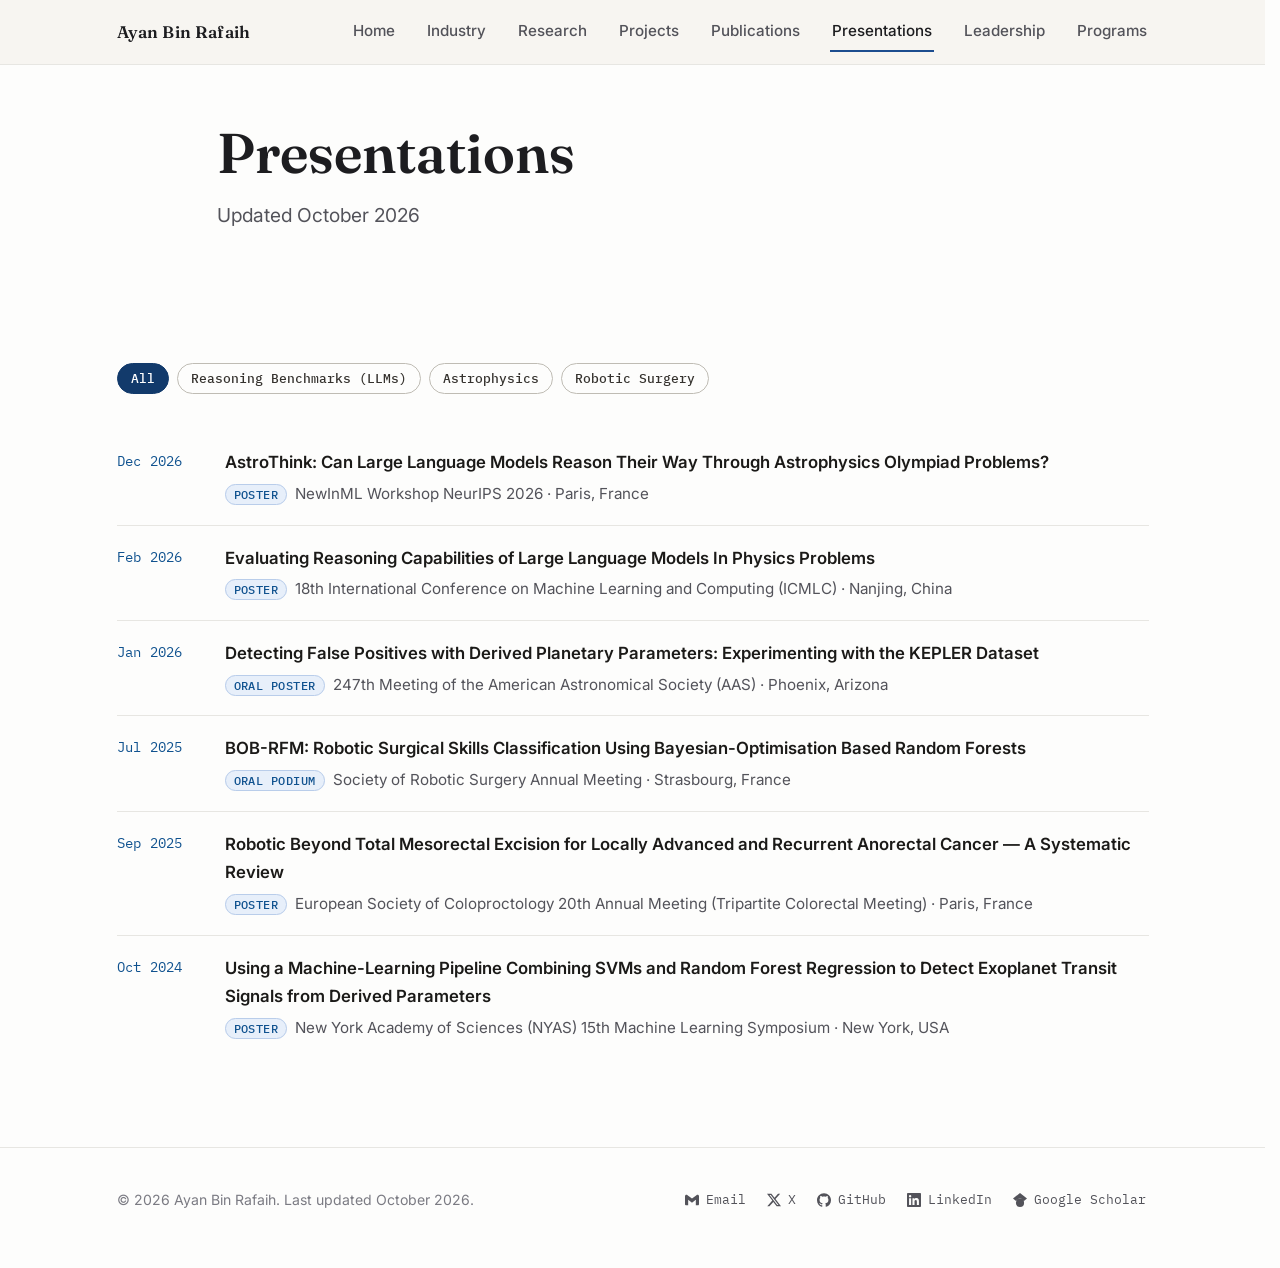
<file: presentations.html>
<!DOCTYPE html>
<html lang="en">
<head>
<meta charset="UTF-8">
<meta name="viewport" content="width=device-width, initial-scale=1.0">
<meta name="theme-color" content="#f7f5f0" media="(prefers-color-scheme: light)">
<meta name="theme-color" content="#dadfe7" media="(prefers-color-scheme: dark)">
<title>Presentations — Ayan Bin Rafaih</title>
<meta name="description" content="Conference talks and posters by Ayan Bin Rafaih.">

<link rel="preconnect" href="https://fonts.googleapis.com">
<link rel="preconnect" href="https://fonts.gstatic.com" crossorigin>
<link href="https://fonts.googleapis.com/css2?family=Fraunces:opsz,wght@9..144,500;9..144,600;9..144,700&family=Inter:wght@400;500;600;700&family=IBM+Plex+Mono:wght@400;500&display=swap" rel="stylesheet">

<link rel="stylesheet" href="css/style.css?v=31">
</head>
<body>

<header class="site-header">
  <div class="nav-wrap">
    <a href="index.html#home" class="logo">Ayan Bin Rafaih</a>
    <button class="nav-toggle" aria-label="Toggle navigation" aria-expanded="false">
      <span></span>
    </button>
    <nav class="site-nav" id="site-nav">
      <a href="index.html#home">Home</a>
      <a href="experience.html">Industry</a>
      <a href="research.html">Research</a>
      <a href="projects.html">Projects</a>
      <a href="publications.html">Publications</a>
      <a href="presentations.html" class="is-active">Presentations</a>
      <a href="leadership.html">Leadership</a>
      <a href="hackathons.html">Programs</a>
    </nav>
  </div>
</header>

<main>

  <div class="section-inner page-header">
    <h1>Presentations</h1>
    <p>Updated October 2026</p>
  </div>

  <section id="presentations">
    <div class="section-inner section-inner--wide">
      <div class="pub-filters">
        <button class="pub-filter is-active" data-topic="all">All</button>
        <button class="pub-filter" data-topic="reasoning">Reasoning Benchmarks (LLMs)</button>
        <button class="pub-filter" data-topic="astro">Astrophysics</button>
        <button class="pub-filter" data-topic="surgery">Robotic Surgery</button>
      </div>

      <ul class="talk-list">
        <li class="talk-item" data-topics="reasoning astro">
            <div class="talk-year"><time datetime="2026-12">Dec 2026</time></div>
            <div>
              <div class="talk-title">AstroThink: Can Large Language Models Reason Their Way Through Astrophysics Olympiad Problems?</div>
              <div class="talk-meta"><span class="talk-type">Poster</span>NewInML Workshop NeurIPS 2026 · Paris, France</div>
            </div>
          </li>
        <li class="talk-item" data-topics="reasoning astro">
            <div class="talk-year"><time datetime="2026-02">Feb 2026</time></div>
            <div>
              <div class="talk-title">Evaluating Reasoning Capabilities of Large Language Models In Physics Problems</div>
              <div class="talk-meta"><span class="talk-type">Poster</span>18th International Conference on Machine Learning and Computing (ICMLC) · Nanjing, China</div>
            </div>
          </li>
        <li class="talk-item" data-topics="astro">
          <div class="talk-year"><time datetime="2026-01">Jan 2026</time></div>
          <div>
            <div class="talk-title">Detecting False Positives with Derived Planetary Parameters: Experimenting with the KEPLER Dataset</div>
            <div class="talk-meta"><span class="talk-type">Oral Poster</span>247th Meeting of the American Astronomical Society (AAS) · Phoenix, Arizona</div>
          </div>
        </li>
        <li class="talk-item" data-topics="surgery">
          <div class="talk-year"><time datetime="2025-07">Jul 2025</time></div>
          <div>
            <div class="talk-title">BOB-RFM: Robotic Surgical Skills Classification Using Bayesian-Optimisation Based Random Forests</div>
            <div class="talk-meta"><span class="talk-type">Oral Podium</span>Society of Robotic Surgery Annual Meeting · Strasbourg, France</div>
          </div>
        </li>
         <li class="talk-item" data-topics="surgery">
          <div class="talk-year"><time datetime="2025-09">Sep 2025</time></div>
          <div>
            <div class="talk-title">Robotic Beyond Total Mesorectal Excision for Locally Advanced and Recurrent Anorectal Cancer — A Systematic Review</div>
            <div class="talk-meta"><span class="talk-type">Poster</span>European Society of Coloproctology 20th Annual Meeting (Tripartite Colorectal Meeting) · Paris, France</div>
          </div>
        </li>
        <li class="talk-item" data-topics="astro">
          <div class="talk-year"><time datetime="2024-10">Oct 2024</time></div>
          <div>
            <div class="talk-title">Using a Machine-Learning Pipeline Combining SVMs and Random Forest Regression to Detect Exoplanet Transit Signals from Derived Parameters</div>
            <div class="talk-meta"><span class="talk-type">Poster</span>New York Academy of Sciences (NYAS) 15th Machine Learning Symposium · New York, USA</div>
          </div>
        </li>
      </ul>
    </div>
  </section>

</main>

<footer class="site-footer">
  <div class="footer-wrap">
    <p>© 2026 Ayan Bin Rafaih. Last updated October 2026.</p>
    <div class="link-list link-list--inline">
      <a class="link-item link-item--email" id="email-copy" href="mailto:ayanbrafaih@gmail.com" data-email="ayanbrafaih@gmail.com" aria-label="Email ayanbrafaih@gmail.com">
        <svg width="16" height="16" viewBox="0 0 24 24" fill="currentColor" aria-hidden="true" focusable="false"><path d="M24 5.457v13.909c0 .904-.732 1.636-1.636 1.636h-3.819V11.73L12 16.64l-6.545-4.91v9.273H1.636A1.636 1.636 0 0 1 0 19.366V5.457c0-2.023 2.309-3.178 3.927-1.964L5.455 4.64 12 9.548l6.545-4.91 1.528-1.145C21.69 2.28 24 3.434 24 5.457z"></path></svg>
        <span class="link-label">Email</span>
        <span class="icon-tooltip">Email me</span>
      </a>

      <a class="link-item link-item--x" href="https://x.com/ayanbinrafaih" target="_blank" rel="noopener" aria-label="X (Twitter)">
        <svg width="16" height="16" viewBox="0 0 24 24" fill="currentColor" aria-hidden="true" focusable="false"><path d="M18.901 1.153h3.68l-8.04 9.19L24 22.846h-7.406l-5.8-7.584-6.638 7.584H.474l8.6-9.83L0 1.154h7.594l5.243 6.932 6.064-6.933zm-1.291 19.49h2.039L6.486 3.24H4.298l13.312 17.403z"></path></svg>
        <span class="link-label">X</span>
      </a>

      <a class="link-item link-item--github" href="https://github.com/ayanbinrafaih" target="_blank" rel="noopener" aria-label="GitHub">
        <svg width="16" height="16" viewBox="0 0 24 24" fill="currentColor" aria-hidden="true" focusable="false"><path d="M12 .297c-6.63 0-12 5.373-12 12 0 5.303 3.438 9.8 8.205 11.385.6.113.82-.258.82-.577 0-.285-.01-1.04-.015-2.04-3.338.724-4.042-1.61-4.042-1.61C4.422 18.07 3.633 17.7 3.633 17.7c-1.087-.744.084-.729.084-.729 1.205.084 1.838 1.236 1.838 1.236 1.07 1.835 2.809 1.305 3.495.998.108-.776.417-1.305.76-1.605-2.665-.3-5.466-1.332-5.466-5.93 0-1.31.465-2.38 1.235-3.22-.135-.303-.54-1.523.105-3.176 0 0 1.005-.322 3.3 1.23.96-.267 1.98-.399 3-.405 1.02.006 2.04.138 3 .405 2.28-1.552 3.285-1.23 3.285-1.23.645 1.653.24 2.873.12 3.176.765.84 1.23 1.91 1.23 3.22 0 4.61-2.805 5.625-5.475 5.92.42.36.81 1.096.81 2.22 0 1.606-.015 2.896-.015 3.286 0 .315.21.69.825.57C20.565 22.092 24 17.592 24 12.297c0-6.627-5.373-12-12-12"></path></svg>
        <span class="link-label">GitHub</span>
      </a>

      <a class="link-item link-item--linkedin" href="https://www.linkedin.com/in/ayanbinrafaih" target="_blank" rel="noopener" aria-label="LinkedIn">
        <svg width="16" height="16" viewBox="0 0 24 24" fill="currentColor" aria-hidden="true" focusable="false"><path d="M20.447 20.452h-3.554v-5.569c0-1.328-.027-3.037-1.852-3.037-1.853 0-2.136 1.445-2.136 2.939v5.667H9.351V9h3.414v1.561h.046c.477-.9 1.637-1.85 3.37-1.85 3.601 0 4.267 2.37 4.267 5.455v6.286zM5.337 7.433a2.062 2.062 0 1 1 0-4.124 2.062 2.062 0 0 1 0 4.124zm1.782 13.019H3.555V9h3.564v11.452zM22.225 0H1.771C.792 0 0 .774 0 1.729v20.542C0 23.227.792 24 1.771 24h20.451C23.2 24 24 23.227 24 22.271V1.729C24 .774 23.2 0 22.222 0h.003z"></path></svg>
        <span class="link-label">LinkedIn</span>
      </a>

      <a class="link-item link-item--scholar" href="https://scholar.google.com/citations?user=3FV8oHsAAAAJ&hl=en" target="_blank" rel="noopener" aria-label="Google Scholar">
        <svg width="16" height="16" viewBox="0 0 24 24" fill="currentColor" aria-hidden="true" focusable="false"><path d="M5.242 13.769 0 9.5 12 0l12 9.5-5.242 4.269C17.548 11.249 14.978 9.5 12 9.5c-2.977 0-5.548 1.748-6.758 4.269zM12 10a7 7 0 1 0 0 14 7 7 0 0 0 0-14z"></path></svg>
        <span class="link-label">Google Scholar</span>
      </a>
    </div>
  </div>
</footer>

<script src="js/main.js?v=4"></script>
<script>
document.addEventListener('DOMContentLoaded', function() {
  const navToggle = document.querySelector('.nav-toggle');
  const nav = document.getElementById('site-nav');
  if (navToggle) {
    navToggle.addEventListener('click', function() {
      const isOpen = navToggle.getAttribute('aria-expanded') === 'true';
      navToggle.setAttribute('aria-expanded', !isOpen);
      nav.classList.toggle('is-open');
    });
  }
});
</script>
</body>
</html>
</file>
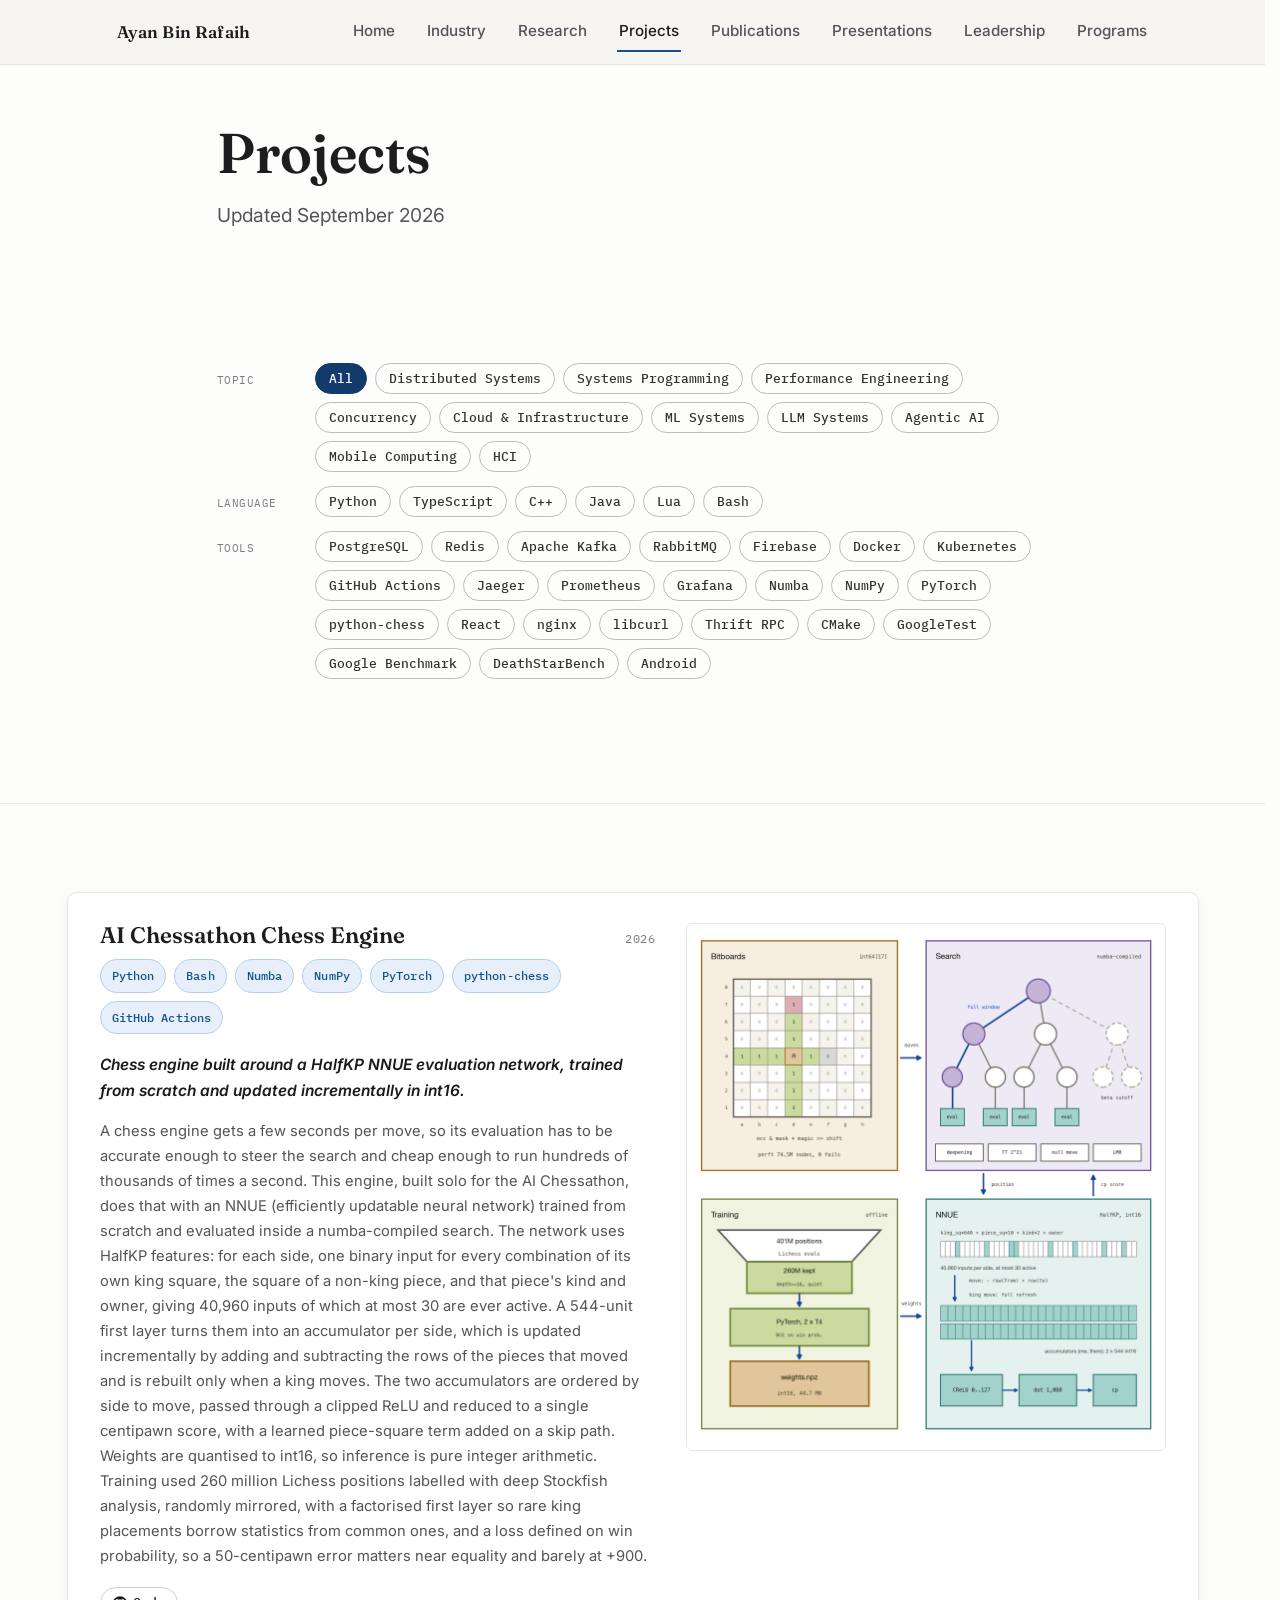
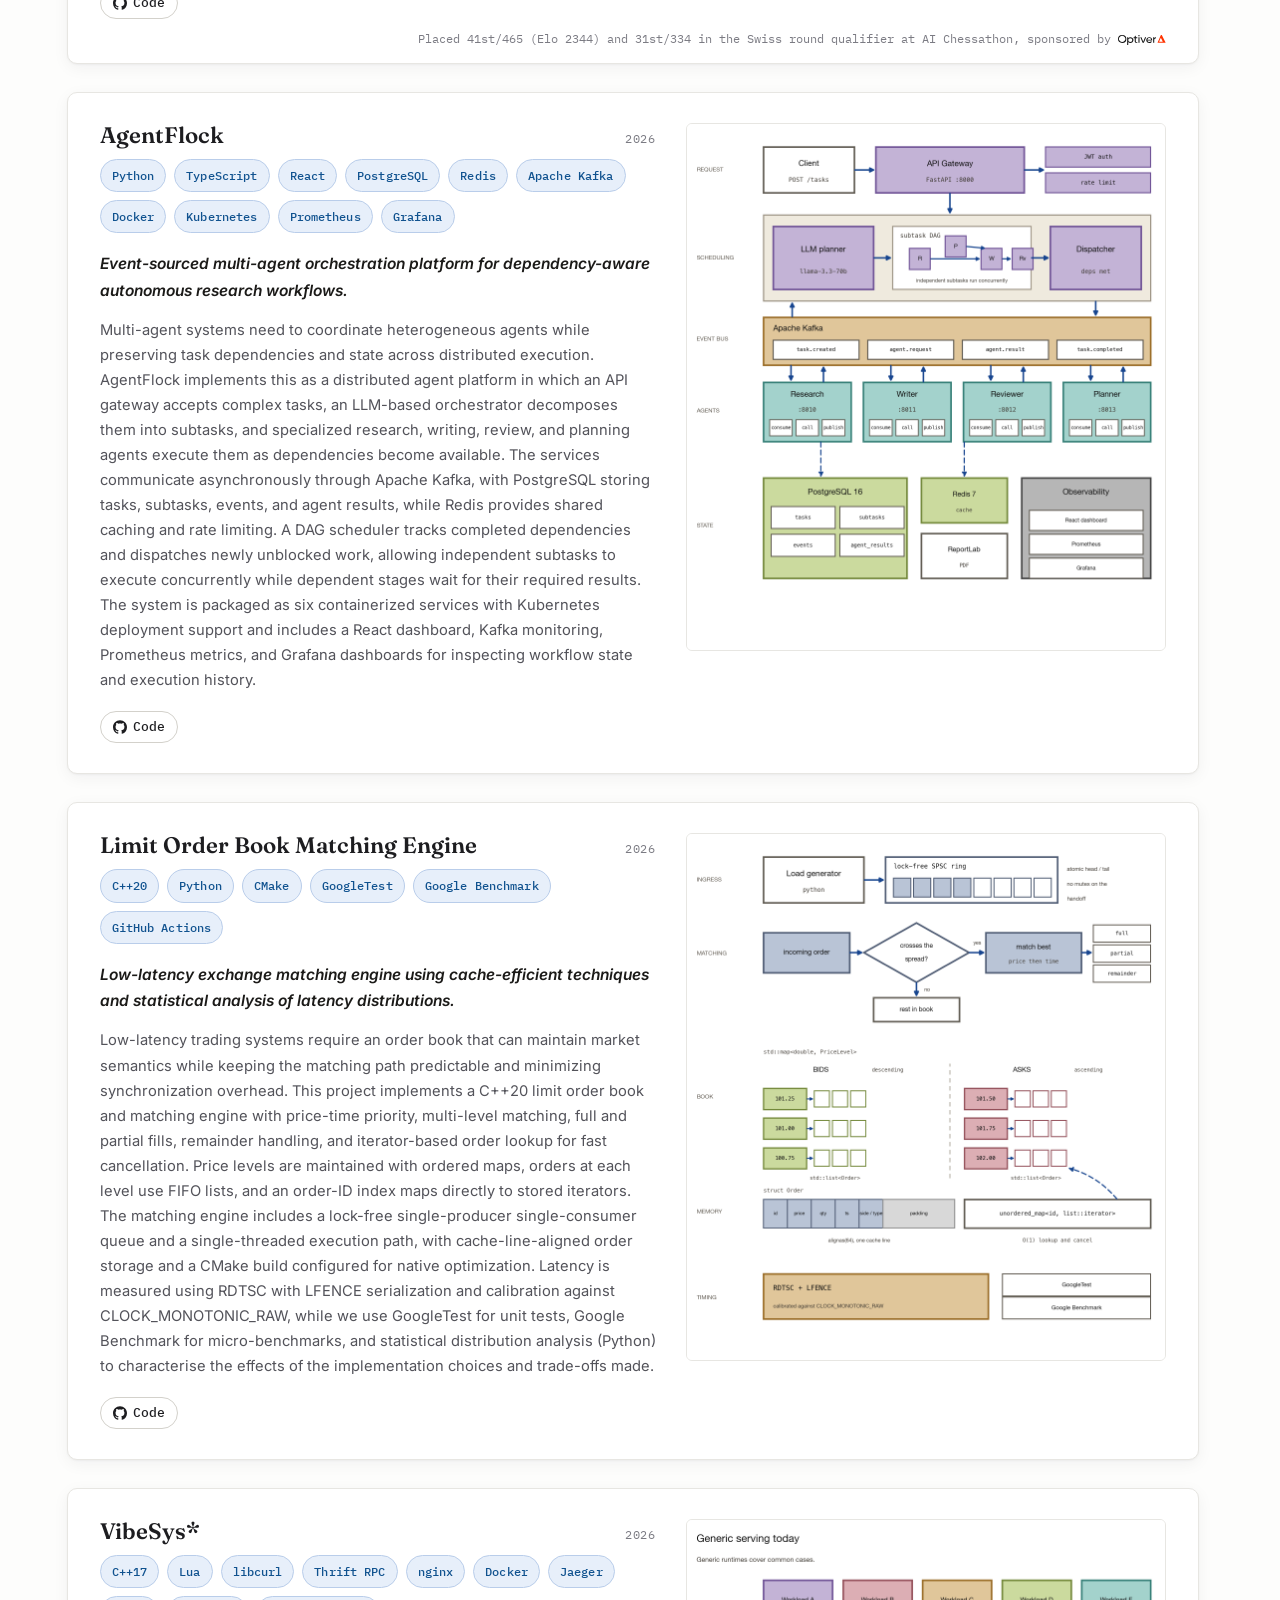
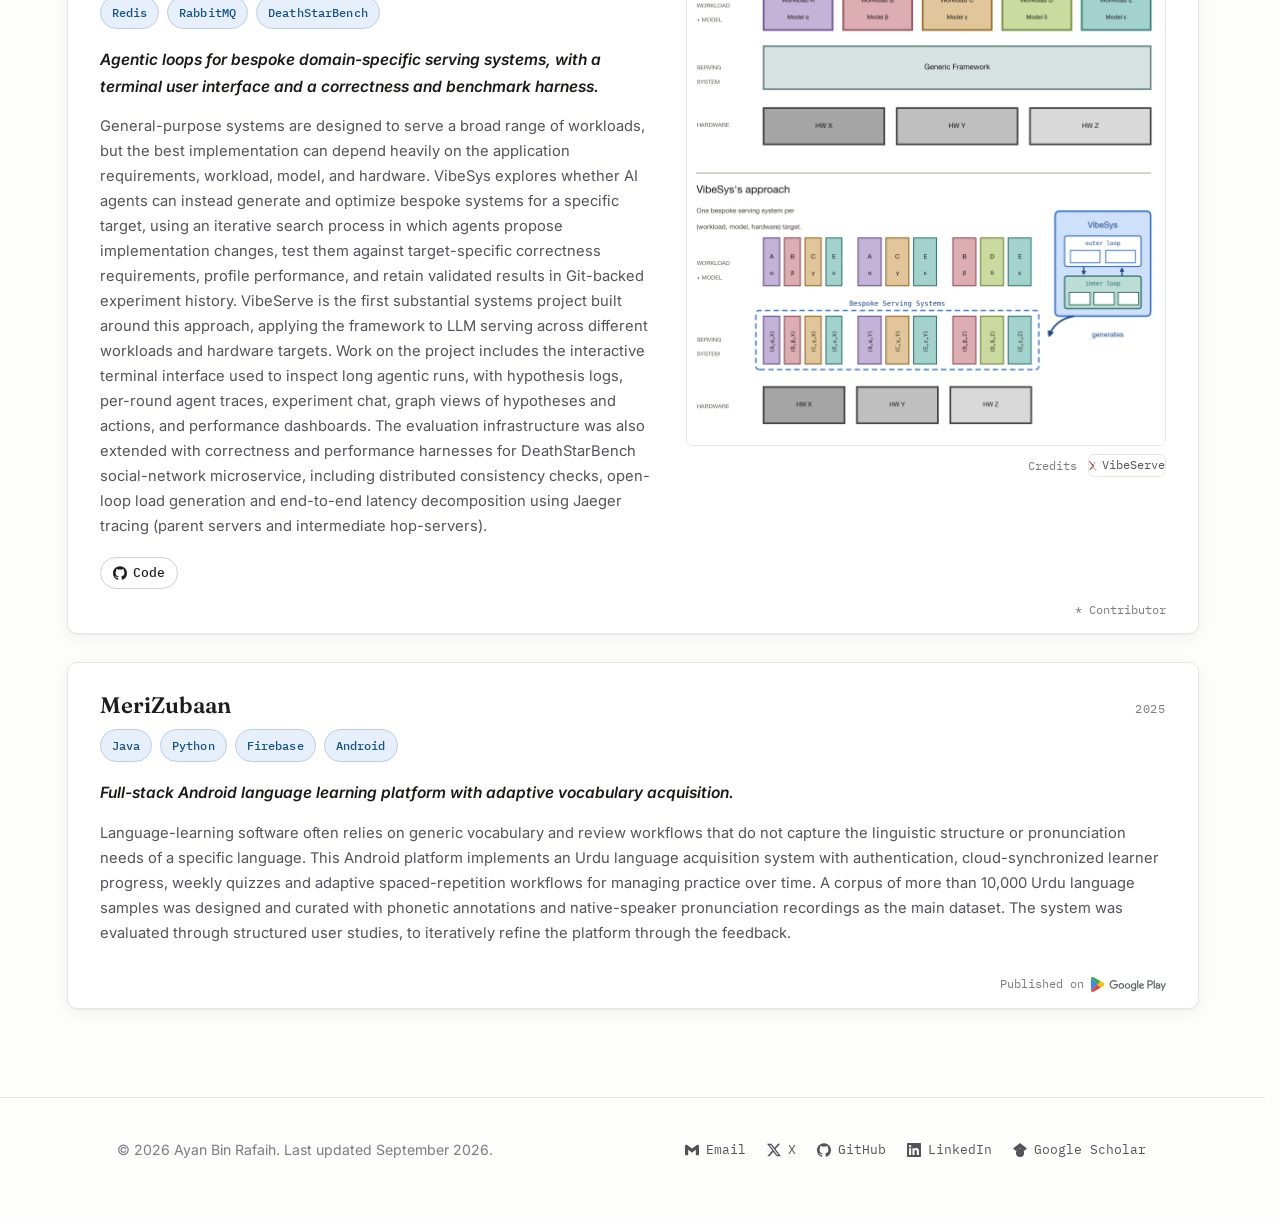
<file: projects.html>
<!DOCTYPE html>
<html lang="en">
<head>
<meta charset="UTF-8">
<meta name="viewport" content="width=device-width, initial-scale=1.0">
<meta name="theme-color" content="#f7f5f0" media="(prefers-color-scheme: light)">
<meta name="theme-color" content="#dadfe7" media="(prefers-color-scheme: dark)">
<title>Projects — Ayan Bin Rafaih</title>
<meta name="description" content="Software and systems projects by Ayan Bin Rafaih — distributed systems, low-latency engineering, and applied ML.">

<link rel="preconnect" href="https://fonts.googleapis.com">
<link rel="preconnect" href="https://fonts.gstatic.com" crossorigin>
<link href="https://fonts.googleapis.com/css2?family=Fraunces:opsz,wght@9..144,500;9..144,600;9..144,700&family=Inter:wght@400;500;600;700&family=IBM+Plex+Mono:wght@400;500&display=swap" rel="stylesheet">

<link rel="stylesheet" href="css/style.css?v=31">
</head>
<body>

<header class="site-header">
  <div class="nav-wrap">
    <a href="index.html#home" class="logo">Ayan Bin Rafaih</a>
    <button class="nav-toggle" aria-label="Toggle navigation" aria-expanded="false">
      <span></span>
    </button>
    <nav class="site-nav" id="site-nav">
      <a href="index.html#home">Home</a>
      <a href="experience.html">Industry</a>
      <a href="research.html">Research</a>
      <a href="projects.html" class="is-active">Projects</a>
      <a href="publications.html">Publications</a>
      <a href="presentations.html">Presentations</a>
      <a href="leadership.html">Leadership</a>
      <a href="hackathons.html">Programs</a>
    </nav>
  </div>
</header>

<main>

    <div class="section-inner page-header">
      <h1>Projects</h1>
      <p>Updated September 2026</p>
    </div>

<section>
  <div class="section-inner">

    <div class="pub-filters pub-filters--grouped">
      <div class="filter-group" role="group" aria-label="Topic">
        <span class="filter-group-label">Topic</span>
        <div class="filter-group-buttons">
          <button class="pub-filter is-active" data-filter="all">All</button>
          <button class="pub-filter" data-filter="DistributedSystems">Distributed Systems</button>
          <button class="pub-filter" data-filter="SystemsProgramming">Systems Programming</button>
          <button class="pub-filter" data-filter="PerformanceEngineering">Performance Engineering</button>
          <button class="pub-filter" data-filter="Concurrency">Concurrency</button>
          <button class="pub-filter" data-filter="CloudInfrastructure">Cloud &amp; Infrastructure</button>
          <button class="pub-filter" data-filter="MLSystems">ML Systems</button>
          <button class="pub-filter" data-filter="LLMSystems">LLM Systems</button>
          <button class="pub-filter" data-filter="AgenticAI">Agentic AI</button>
          <button class="pub-filter" data-filter="MobileComputing">Mobile Computing</button>
          <button class="pub-filter" data-filter="HCI">HCI</button>
        </div>
      </div>

      <div class="filter-group" role="group" aria-label="Language">
        <span class="filter-group-label">Language</span>
        <div class="filter-group-buttons">
          <button class="pub-filter" data-filter="Python">Python</button>
          <button class="pub-filter" data-filter="TypeScript">TypeScript</button>
          <button class="pub-filter" data-filter="CPP">C++</button>
          <button class="pub-filter" data-filter="Java">Java</button>
          <button class="pub-filter" data-filter="Lua">Lua</button>
          <button class="pub-filter" data-filter="Bash">Bash</button>
        </div>
      </div>

      <div class="filter-group" role="group" aria-label="Tools">
        <span class="filter-group-label">Tools</span>
        <div class="filter-group-buttons">
          <button class="pub-filter" data-filter="PostgreSQL">PostgreSQL</button>
          <button class="pub-filter" data-filter="Redis">Redis</button>
          <button class="pub-filter" data-filter="Kafka">Apache Kafka</button>
          <button class="pub-filter" data-filter="RabbitMQ">RabbitMQ</button>
          <button class="pub-filter" data-filter="Firebase">Firebase</button>
          <button class="pub-filter" data-filter="Docker">Docker</button>
          <button class="pub-filter" data-filter="Kubernetes">Kubernetes</button>
          <button class="pub-filter" data-filter="GitHubActions">GitHub Actions</button>
          <button class="pub-filter" data-filter="Jaeger">Jaeger</button>
          <button class="pub-filter" data-filter="Prometheus">Prometheus</button>
          <button class="pub-filter" data-filter="Grafana">Grafana</button>
          <button class="pub-filter" data-filter="Numba">Numba</button>
          <button class="pub-filter" data-filter="NumPy">NumPy</button>
          <button class="pub-filter" data-filter="PyTorch">PyTorch</button>
          <button class="pub-filter" data-filter="PythonChess">python-chess</button>
          <button class="pub-filter" data-filter="React">React</button>
          <button class="pub-filter" data-filter="Nginx">nginx</button>
          <button class="pub-filter" data-filter="libcurl">libcurl</button>
          <button class="pub-filter" data-filter="ThriftRPC">Thrift RPC</button>
          <button class="pub-filter" data-filter="CMake">CMake</button>
          <button class="pub-filter" data-filter="GoogleTest">GoogleTest</button>
          <button class="pub-filter" data-filter="GoogleBenchmark">Google Benchmark</button>
          <button class="pub-filter" data-filter="DeathStarBench">DeathStarBench</button>
          <button class="pub-filter" data-filter="Android">Android</button>
        </div>
      </div>
    </div>

  </div>
</section>

  <section>
  <div class="section-inner section-inner--projects">

    <div class="project-grid">

      <article class="project-card project-card--footnoted"
         data-topics="PerformanceEngineering MLSystems Python Numba PyTorch NumPy GitHubActions PythonChess Bash">
      <div class="project-body">
        <div class="project-main">
        <div class="project-head">
          <h3>AI Chessathon Chess Engine</h3>
          <span class="project-status">2026</span>
        </div>

        <ul class="tag-list">
          <li>Python</li>
          <li>Bash</li>
          <li>Numba</li>
          <li>NumPy</li>
          <li>PyTorch</li>
          <li>python-chess</li>
          <li>GitHub Actions</li>
        </ul>

        <p class="timeline-summary">
          Chess engine built around a HalfKP NNUE evaluation network, trained from scratch and updated incrementally in int16.
      </p>


        <div class="project-desc">
          <p>A chess engine gets a few seconds per move, so its evaluation has to be accurate enough to steer the search and cheap enough to run hundreds of thousands 
            of times a second. This engine, built solo for the AI Chessathon, does that with an NNUE (efficiently updatable neural network) trained from scratch and 
            evaluated inside a numba-compiled search. The network uses HalfKP features: for each side, one binary input for every combination of its own king square, 
            the square of a non-king piece, and that piece's kind and owner, giving 40,960 inputs of which at most 30 are ever active. A 544-unit first layer turns them 
            into an accumulator per side, which is updated incrementally by adding and subtracting the rows of the pieces that moved and is rebuilt only when a king moves. 
            The two accumulators are ordered by side to move, passed through a clipped ReLU and reduced to a single centipawn score, with a learned piece-square term added 
            on a skip path. Weights are quantised to int16, so inference is pure integer arithmetic. Training used 260 million Lichess positions labelled with deep 
            Stockfish analysis, randomly mirrored, with a factorised first layer so rare king placements borrow statistics from common ones, and a loss defined on win 
            probability, so a 50-centipawn error matters near equality and barely at +900.</p>
        </div>

      <div class="pill-row">

          <a class="pill"
   href="https://github.com/AyanBinRafaih/ai-chessathon-agent"
   target="_blank"
   rel="noopener noreferrer">
    <svg width="14" height="14" viewBox="0 0 24 24" fill="currentColor" aria-hidden="true" focusable="false"><path d="M12 .297c-6.63 0-12 5.373-12 12 0 5.303 3.438 9.8 8.205 11.385.6.113.82-.258.82-.577 0-.285-.01-1.04-.015-2.04-3.338.724-4.042-1.61-4.042-1.61C4.422 18.07 3.633 17.7 3.633 17.7c-1.087-.744.084-.729.084-.729 1.205.084 1.838 1.236 1.838 1.236 1.07 1.835 2.809 1.305 3.495.998.108-.776.417-1.305.76-1.605-2.665-.3-5.466-1.332-5.466-5.93 0-1.31.465-2.38 1.235-3.22-.135-.303-.54-1.523.105-3.176 0 0 1.005-.322 3.3 1.23.96-.267 1.98-.399 3-.405 1.02.006 2.04.138 3 .405 2.28-1.552 3.285-1.23 3.285-1.23.645 1.653.24 2.873.12 3.176.765.84 1.23 1.91 1.23 3.22 0 4.61-2.805 5.625-5.475 5.92.42.36.81 1.096.81 2.22 0 1.606-.015 2.896-.015 3.286 0 .315.21.69.825.57C20.565 22.092 24 17.592 24 12.297c0-6.627-5.373-12-12-12"></path></svg>
    Code
</a>
      </div>

        </div>

        <figure class="project-figure">
          <a href="assets/img/projects/chessengine.png" target="_blank" rel="noopener">
            <img src="assets/img/projects/chessengine.png" alt="Chess engine architecture: a numba-compiled alpha-beta search over bitboards, evaluated by an incrementally updated NNUE whose weights are trained offline on Lichess positions." loading="lazy">
          </a>
        </figure>
      </div>
      
      <span class="project-footnote">Placed 41st/465 (Elo 2344) and 31st/334 in the Swiss round qualifier at AI Chessathon, sponsored <span class="footnote-brand">by <img class="footnote-logo" src="assets/img/optiver-logo.svg" width="109" height="24" alt="Optiver"></span></span>
      </article>

      <article class="project-card"
         data-topics="DistributedSystems PerformanceEngineering Concurrency CloudInfrastructure MLSystems Python TypeScript PostgreSQL Kafka Docker Kubernetes AgenticAI LLMSystems React Redis Prometheus Grafana">
      <div class="project-body">
        <div class="project-main">
        <div class="project-head">
          <h3>AgentFlock</h3>
          <span class="project-status">2026</span>
        </div>

        <ul class="tag-list">
          <li>Python</li>
          <li>TypeScript</li>
          <li>React</li>
          <li>PostgreSQL</li>
          <li>Redis</li>
          <li>Apache Kafka</li>
          <li>Docker</li>
          <li>Kubernetes</li>
          <li>Prometheus</li>
          <li>Grafana</li>
        </ul>

        <p class="timeline-summary">
          Event-sourced multi-agent orchestration platform for dependency-aware autonomous research workflows.
      </p>


        <div class="project-desc">
          <p>Multi-agent systems need to coordinate heterogeneous agents while preserving task dependencies and state across distributed execution. AgentFlock implements this as a distributed agent platform in which an API gateway accepts complex tasks, an LLM-based orchestrator decomposes them into subtasks, and specialized research, writing, review, and planning agents execute them as dependencies become available. The services communicate asynchronously through Apache Kafka, with PostgreSQL storing tasks, subtasks, events, and agent results, while Redis provides shared caching and rate limiting. A DAG scheduler tracks completed dependencies and dispatches newly unblocked work, allowing independent subtasks to execute concurrently while dependent stages wait for their required results. The system is packaged as six containerized services with Kubernetes deployment support and includes a React dashboard, Kafka monitoring, Prometheus metrics, and Grafana dashboards for inspecting workflow state and execution history.</p>
        </div>

      <div class="pill-row">

          <a class="pill"
   href="https://github.com/ayanbinrafaih/AgentFlock"
   target="_blank"
   rel="noopener noreferrer">
    <svg width="14" height="14" viewBox="0 0 24 24" fill="currentColor" aria-hidden="true" focusable="false"><path d="M12 .297c-6.63 0-12 5.373-12 12 0 5.303 3.438 9.8 8.205 11.385.6.113.82-.258.82-.577 0-.285-.01-1.04-.015-2.04-3.338.724-4.042-1.61-4.042-1.61C4.422 18.07 3.633 17.7 3.633 17.7c-1.087-.744.084-.729.084-.729 1.205.084 1.838 1.236 1.838 1.236 1.07 1.835 2.809 1.305 3.495.998.108-.776.417-1.305.76-1.605-2.665-.3-5.466-1.332-5.466-5.93 0-1.31.465-2.38 1.235-3.22-.135-.303-.54-1.523.105-3.176 0 0 1.005-.322 3.3 1.23.96-.267 1.98-.399 3-.405 1.02.006 2.04.138 3 .405 2.28-1.552 3.285-1.23 3.285-1.23.645 1.653.24 2.873.12 3.176.765.84 1.23 1.91 1.23 3.22 0 4.61-2.805 5.625-5.475 5.92.42.36.81 1.096.81 2.22 0 1.606-.015 2.896-.015 3.286 0 .315.21.69.825.57C20.565 22.092 24 17.592 24 12.297c0-6.627-5.373-12-12-12"></path></svg>
    Code
</a>
      </div>

        </div>

        <figure class="project-figure">
          <a href="assets/img/projects/agentflock.png" target="_blank" rel="noopener">
            <img src="assets/img/projects/agentflock.png" alt="AgentFlock architecture: API gateway and LLM orchestrator dispatching four specialised agents over a Kafka event bus." loading="lazy">
          </a>
        </figure>
      </div>
      </article>

      <article class="project-card"
         data-topics="SystemsProgramming PerformanceEngineering Concurrency CPP CMake GoogleTest GoogleBenchmark Python GitHubActions">
      <div class="project-body">
        <div class="project-main">
        <div class="project-head">
          <h3>Limit Order Book Matching Engine</h3>
          <span class="project-status">2026</span>
        </div>

        <ul class="tag-list">
          <li>C++20</li>
          <li>Python</li>
          <li>CMake</li>
          <li>GoogleTest</li>
          <li>Google Benchmark</li>
          <li>GitHub Actions</li>
        </ul>

        <p class="timeline-summary">
          Low-latency exchange matching engine using cache-efficient techniques and statistical analysis of latency distributions.
      </p>


        <div class="project-desc">
          <p>Low-latency trading systems require an order book that can maintain market semantics while keeping the matching path predictable and 
            minimizing synchronization overhead. This project implements a C++20 limit order book and matching engine with price-time priority, 
            multi-level matching, full and partial fills, remainder handling, and iterator-based order lookup for fast cancellation. Price levels 
            are maintained with ordered maps, orders at each level use FIFO lists, and an order-ID index maps directly to stored iterators. 
            The matching engine includes a lock-free single-producer single-consumer queue and a single-threaded execution path, with cache-line-aligned 
            order storage and a CMake build configured for native optimization. Latency is measured using RDTSC with LFENCE serialization and calibration 
            against CLOCK_MONOTONIC_RAW, while we use GoogleTest for unit tests, Google Benchmark for micro-benchmarks, and statistical distribution analysis (Python) to characterise the 
            effects of the implementation choices and trade-offs made.</p>
        </div>

      <div class="pill-row">

          <a class="pill"
   href="https://github.com/AyanBinRafaih/orderbook"
   target="_blank"
   rel="noopener noreferrer">
    <svg width="14" height="14" viewBox="0 0 24 24" fill="currentColor" aria-hidden="true" focusable="false"><path d="M12 .297c-6.63 0-12 5.373-12 12 0 5.303 3.438 9.8 8.205 11.385.6.113.82-.258.82-.577 0-.285-.01-1.04-.015-2.04-3.338.724-4.042-1.61-4.042-1.61C4.422 18.07 3.633 17.7 3.633 17.7c-1.087-.744.084-.729.084-.729 1.205.084 1.838 1.236 1.838 1.236 1.07 1.835 2.809 1.305 3.495.998.108-.776.417-1.305.76-1.605-2.665-.3-5.466-1.332-5.466-5.93 0-1.31.465-2.38 1.235-3.22-.135-.303-.54-1.523.105-3.176 0 0 1.005-.322 3.3 1.23.96-.267 1.98-.399 3-.405 1.02.006 2.04.138 3 .405 2.28-1.552 3.285-1.23 3.285-1.23.645 1.653.24 2.873.12 3.176.765.84 1.23 1.91 1.23 3.22 0 4.61-2.805 5.625-5.475 5.92.42.36.81 1.096.81 2.22 0 1.606-.015 2.896-.015 3.286 0 .315.21.69.825.57C20.565 22.092 24 17.592 24 12.297c0-6.627-5.373-12-12-12"></path></svg>
    Code
</a>

      </div>

        </div>

        <figure class="project-figure">
          <a href="assets/img/projects/orderbook.png" target="_blank" rel="noopener">
            <img src="assets/img/projects/orderbook.png" alt="Order book architecture: a lock-free SPSC queue feeding a single-threaded matching engine over price-ordered bid and ask levels." loading="lazy">
          </a>
        </figure>
      </div>
      </article>

      <article class="project-card project-card--footnoted"
         data-topics="DistributedSystems SystemsProgramming PerformanceEngineering Concurrency CloudInfrastructure CPP Docker libcurl ThriftRPC Jaeger RabbitMQ AgenticAI LLMSystems Redis Nginx Lua DeathStarBench">
      <div class="project-body">
        <div class="project-main">
        <div class="project-head">
          <h3>VibeSys*</h3>
          <span class="project-status">2026</span>
        </div>

        <ul class="tag-list">
          <li>C++17</li>
          <li>Lua</li>
          <li>libcurl</li>
          <li>Thrift RPC</li>
          <li>nginx</li>
          <li>Docker</li>
          <li>Jaeger</li>
          <li>Redis</li>
          <li>RabbitMQ</li>
          <li>DeathStarBench</li>
        </ul>

        <p class="timeline-summary">
          Agentic loops for bespoke domain-specific serving systems, with a terminal user interface and a correctness and benchmark harness.
      </p>


        <div class="project-desc">
          <p>General-purpose systems are designed to serve a broad range of workloads, but the best implementation can depend heavily on the application requirements, 
            workload, model, and hardware. VibeSys explores whether AI agents can instead generate and optimize bespoke systems for a specific target, using an iterative 
            search process in which agents propose implementation changes, test them against target-specific correctness requirements, profile performance, and retain 
            validated results in Git-backed experiment history. VibeServe is the first substantial systems project built around this approach, applying the framework to 
            LLM serving across different workloads and hardware targets. Work on the project includes the interactive terminal interface used to inspect 
            long agentic runs, with hypothesis logs, per-round agent traces, experiment chat, graph views of hypotheses and actions, and performance dashboards. 
            The evaluation infrastructure was also extended with correctness and performance harnesses for DeathStarBench social-network microservice, 
            including distributed consistency checks, open-loop load generation and end-to-end latency decomposition using Jaeger tracing (parent servers and intermediate hop-servers).</p>
        </div>

      <div class="pill-row">

          <a class="pill"
   href="https://github.com/uw-syfi/vibe-serve"
   target="_blank"
   rel="noopener noreferrer">
    <svg width="14" height="14" viewBox="0 0 24 24" fill="currentColor" aria-hidden="true" focusable="false"><path d="M12 .297c-6.63 0-12 5.373-12 12 0 5.303 3.438 9.8 8.205 11.385.6.113.82-.258.82-.577 0-.285-.01-1.04-.015-2.04-3.338.724-4.042-1.61-4.042-1.61C4.422 18.07 3.633 17.7 3.633 17.7c-1.087-.744.084-.729.084-.729 1.205.084 1.838 1.236 1.838 1.236 1.07 1.835 2.809 1.305 3.495.998.108-.776.417-1.305.76-1.605-2.665-.3-5.466-1.332-5.466-5.93 0-1.31.465-2.38 1.235-3.22-.135-.303-.54-1.523.105-3.176 0 0 1.005-.322 3.3 1.23.96-.267 1.98-.399 3-.405 1.02.006 2.04.138 3 .405 2.28-1.552 3.285-1.23 3.285-1.23.645 1.653.24 2.873.12 3.176.765.84 1.23 1.91 1.23 3.22 0 4.61-2.805 5.625-5.475 5.92.42.36.81 1.096.81 2.22 0 1.606-.015 2.896-.015 3.286 0 .315.21.69.825.57C20.565 22.092 24 17.592 24 12.297c0-6.627-5.373-12-12-12"></path></svg>
    Code
</a>

      </div>

        </div>

        <figure class="project-figure">
          <a href="assets/img/projects/vibesys.png" target="_blank" rel="noopener">
            <img src="assets/img/projects/vibesys.png" alt="VibeSys: one bespoke serving system generated per workload, model and hardware target, in place of a single generic framework." loading="lazy">
          </a>
          <figcaption class="figure-credit">
            Credits
            <a href="https://arxiv.org/abs/2605.06068" target="_blank" rel="noopener"><svg width="11" height="14" viewBox="85.5 -1 86 113.5" aria-hidden="true" focusable="false"><path d="M127.98,55.61l-32.74,38.85c-1.29,1.37-2.08,3.78-1.36,5.5.75,1.8,2.46,2.91,4.4,2.91,1.09,0,1.99-.38,3.16-1.56l40.19-42.71c1.6-1.69,1.62-4.33.04-6.04l-13.68,3.05Z" fill="#aa142d"></path><path d="M127.98,55.61l31.19-38.27c1.49-1.99,2.2-3.03,1.49-4.72-.74-1.77-2.59-3.16-4.48-3.16h0c-1.06,0-1.72.09-3.01,1.11l-38.63,41.76c-1.72,1.84-1.71,4.7.02,6.53l47.79,51.07c1.02,1.05,2.05,1.19,3.14,1.19,1.93,0,3.19-1.14,4.03-2.82.72-1.73-.08-3.44-1.4-5.23l-40.12-47.46" fill="#afa497"></path><path d="M141.67,52.56L95,2.13S93.29.04,91.48,0s-3.6,1.02-4.34,2.79c-.7,1.69-.2,2.88,1.35,5.1l40.09,48.42" fill="#aa142d"></path></svg>VibeServe</a>
          </figcaption>
        </figure>
      </div>
      <span class="project-footnote">* Contributor</span>
      </article>

      <article class="project-card project-card--footnoted"
         data-topics="MobileComputing HCI MLSystems Java Python Firebase Android">
      <div class="project-body">
        <div class="project-main">
        <div class="project-head">
          <h3>MeriZubaan</h3>
          <span class="project-status">2025</span>
        </div>

        <ul class="tag-list">
          <li>Java</li>
          <li>Python</li>
          <li>Firebase</li>
          <li>Android</li>
        </ul>

        <p class="timeline-summary">
          Full-stack Android language learning platform with adaptive vocabulary acquisition.
      </p>


        <div class="project-desc">
          <p>Language-learning software often relies on generic vocabulary and review workflows that do not capture the linguistic structure or pronunciation
             needs of a specific language. This Android platform implements an Urdu language acquisition system with authentication, cloud-synchronized learner 
             progress, weekly quizzes and adaptive spaced-repetition workflows for managing practice over time. A corpus of more than 10,000 Urdu language samples was designed
              and curated with phonetic annotations and native-speaker pronunciation recordings as the main dataset. The system was evaluated through structured user studies, 
              to iteratively refine the platform through the feedback.
            </p>
        </div>

      <div class="pill-row">

      </div>

        </div>
      </div>
      
      <span class="project-footnote">Published <span class="footnote-brand">on <img class="footnote-logo footnote-logo--play" src="assets/img/google-play-logo.svg" width="512" height="101" alt="Google Play"></span></span>
      </article>

    </div>

  </div>
</section>

</main>

<footer class="site-footer">
  <div class="footer-wrap">
    <p>© 2026 Ayan Bin Rafaih. Last updated September 2026.</p>
    <div class="link-list link-list--inline">
      <a class="link-item link-item--email" id="email-copy" href="mailto:ayanbrafaih@gmail.com" data-email="ayanbrafaih@gmail.com" aria-label="Email ayanbrafaih@gmail.com">
        <svg width="16" height="16" viewBox="0 0 24 24" fill="currentColor" aria-hidden="true" focusable="false"><path d="M24 5.457v13.909c0 .904-.732 1.636-1.636 1.636h-3.819V11.73L12 16.64l-6.545-4.91v9.273H1.636A1.636 1.636 0 0 1 0 19.366V5.457c0-2.023 2.309-3.178 3.927-1.964L5.455 4.64 12 9.548l6.545-4.91 1.528-1.145C21.69 2.28 24 3.434 24 5.457z"></path></svg>
        <span class="link-label">Email</span>
        <span class="icon-tooltip">Email me</span>
      </a>

      <a class="link-item link-item--x" href="https://x.com/ayanbinrafaih" target="_blank" rel="noopener" aria-label="X (Twitter)">
        <svg width="16" height="16" viewBox="0 0 24 24" fill="currentColor" aria-hidden="true" focusable="false"><path d="M18.901 1.153h3.68l-8.04 9.19L24 22.846h-7.406l-5.8-7.584-6.638 7.584H.474l8.6-9.83L0 1.154h7.594l5.243 6.932 6.064-6.933zm-1.291 19.49h2.039L6.486 3.24H4.298l13.312 17.403z"></path></svg>
        <span class="link-label">X</span>
      </a>

      <a class="link-item link-item--github" href="https://github.com/ayanbinrafaih" target="_blank" rel="noopener" aria-label="GitHub">
        <svg width="16" height="16" viewBox="0 0 24 24" fill="currentColor" aria-hidden="true" focusable="false"><path d="M12 .297c-6.63 0-12 5.373-12 12 0 5.303 3.438 9.8 8.205 11.385.6.113.82-.258.82-.577 0-.285-.01-1.04-.015-2.04-3.338.724-4.042-1.61-4.042-1.61C4.422 18.07 3.633 17.7 3.633 17.7c-1.087-.744.084-.729.084-.729 1.205.084 1.838 1.236 1.838 1.236 1.07 1.835 2.809 1.305 3.495.998.108-.776.417-1.305.76-1.605-2.665-.3-5.466-1.332-5.466-5.93 0-1.31.465-2.38 1.235-3.22-.135-.303-.54-1.523.105-3.176 0 0 1.005-.322 3.3 1.23.96-.267 1.98-.399 3-.405 1.02.006 2.04.138 3 .405 2.28-1.552 3.285-1.23 3.285-1.23.645 1.653.24 2.873.12 3.176.765.84 1.23 1.91 1.23 3.22 0 4.61-2.805 5.625-5.475 5.92.42.36.81 1.096.81 2.22 0 1.606-.015 2.896-.015 3.286 0 .315.21.69.825.57C20.565 22.092 24 17.592 24 12.297c0-6.627-5.373-12-12-12"></path></svg>
        <span class="link-label">GitHub</span>
      </a>

      <a class="link-item link-item--linkedin" href="https://www.linkedin.com/in/ayanbinrafaih" target="_blank" rel="noopener" aria-label="LinkedIn">
        <svg width="16" height="16" viewBox="0 0 24 24" fill="currentColor" aria-hidden="true" focusable="false"><path d="M20.447 20.452h-3.554v-5.569c0-1.328-.027-3.037-1.852-3.037-1.853 0-2.136 1.445-2.136 2.939v5.667H9.351V9h3.414v1.561h.046c.477-.9 1.637-1.85 3.37-1.85 3.601 0 4.267 2.37 4.267 5.455v6.286zM5.337 7.433a2.062 2.062 0 1 1 0-4.124 2.062 2.062 0 0 1 0 4.124zm1.782 13.019H3.555V9h3.564v11.452zM22.225 0H1.771C.792 0 0 .774 0 1.729v20.542C0 23.227.792 24 1.771 24h20.451C23.2 24 24 23.227 24 22.271V1.729C24 .774 23.2 0 22.222 0h.003z"></path></svg>
        <span class="link-label">LinkedIn</span>
      </a>

      <a class="link-item link-item--scholar" href="https://scholar.google.com/citations?user=3FV8oHsAAAAJ&hl=en" target="_blank" rel="noopener" aria-label="Google Scholar">
        <svg width="16" height="16" viewBox="0 0 24 24" fill="currentColor" aria-hidden="true" focusable="false"><path d="M5.242 13.769 0 9.5 12 0l12 9.5-5.242 4.269C17.548 11.249 14.978 9.5 12 9.5c-2.977 0-5.548 1.748-6.758 4.269zM12 10a7 7 0 1 0 0 14 7 7 0 0 0 0-14z"></path></svg>
        <span class="link-label">Google Scholar</span>
      </a>
    </div>
  </div>
</footer>

<script src="js/main.js?v=4"></script>
</body>
</html>
</file>
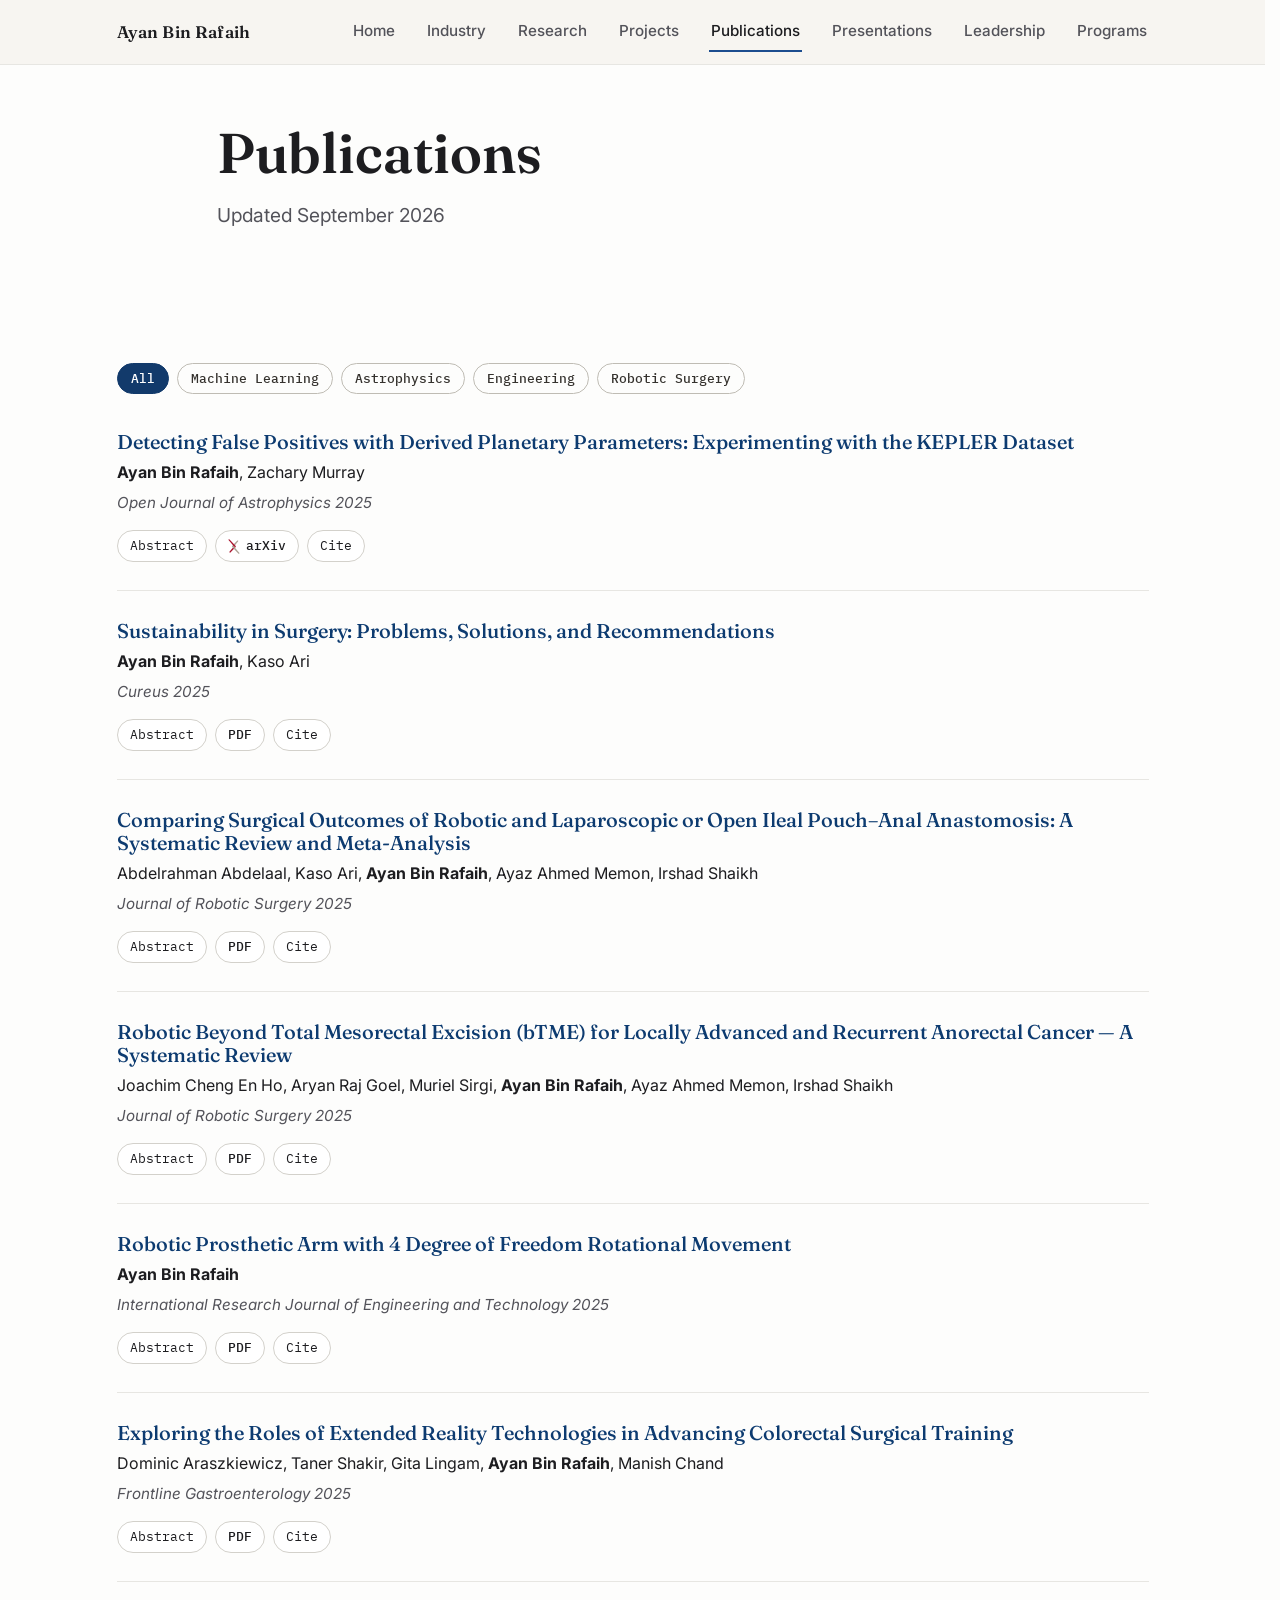
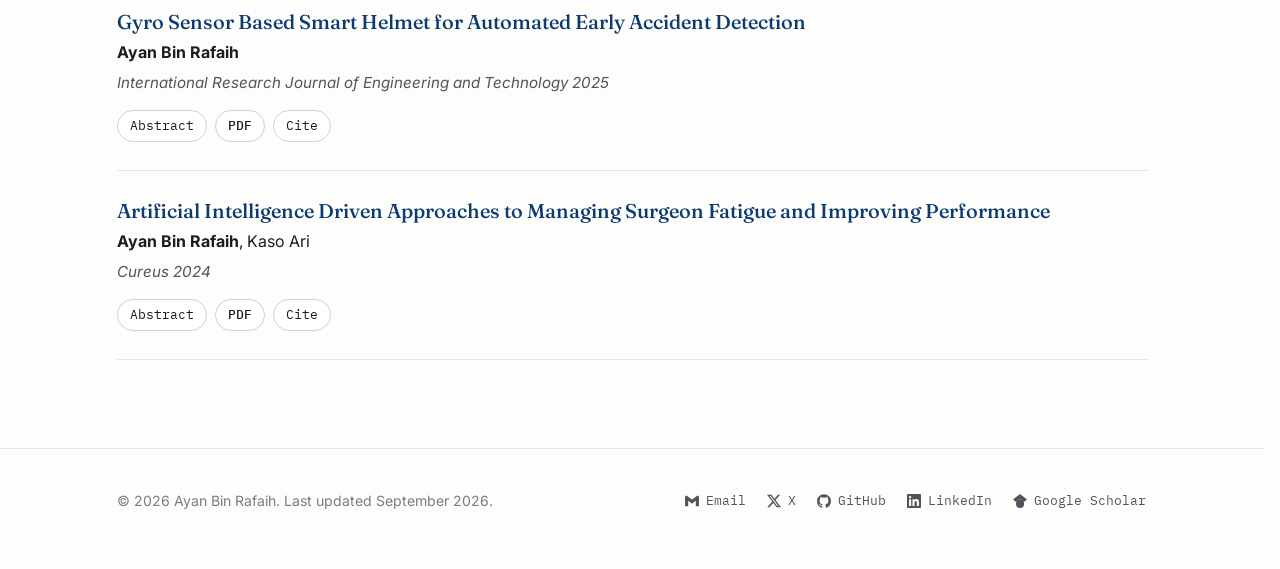
<file: publications.html>
<!DOCTYPE html>
<html lang="en">
<head>
<meta charset="UTF-8">
<meta name="viewport" content="width=device-width, initial-scale=1.0">
<meta name="theme-color" content="#f7f5f0" media="(prefers-color-scheme: light)">
<meta name="theme-color" content="#dadfe7" media="(prefers-color-scheme: dark)">
<title>Publications — Ayan Bin Rafaih</title>
<meta name="description" content="Peer-reviewed publications by Ayan Bin Rafaih — astrophysics, machine learning, robotic surgery, LLM reasoning, and engineering.">

<link rel="preconnect" href="https://fonts.googleapis.com">
<link rel="preconnect" href="https://fonts.gstatic.com" crossorigin>
<link href="https://fonts.googleapis.com/css2?family=Fraunces:opsz,wght@9..144,500;9..144,600;9..144,700&family=Inter:wght@400;500;600;700&family=IBM+Plex+Mono:wght@400;500&display=swap" rel="stylesheet">

<link rel="stylesheet" href="css/style.css?v=31">
</head>
<body>

<header class="site-header">
  <div class="nav-wrap">
    <a href="index.html#home" class="logo">Ayan Bin Rafaih</a>
    <button class="nav-toggle" aria-label="Toggle navigation" aria-expanded="false">
      <span></span>
    </button>
    <nav class="site-nav" id="site-nav">
      <a href="index.html#home">Home</a>
      <a href="experience.html">Industry</a>
      <a href="research.html">Research</a>
      <a href="projects.html">Projects</a>
      <a href="publications.html" class="is-active">Publications</a>
      <a href="presentations.html">Presentations</a>
      <a href="leadership.html">Leadership</a>
      <a href="hackathons.html">Programs</a>
    </nav>
  </div>
</header>

<main>

  <div class="section-inner page-header">
    <h1>Publications</h1>
    <p>Updated September 2026</p>
  </div>

  <section id="publications">
    <div class="section-inner section-inner--wide">

      <div class="pub-filters">
        <button class="pub-filter is-active" data-topic="all">All</button>
        <button class="pub-filter" data-topic="ml">Machine Learning</button>
        <button class="pub-filter" data-topic="astro">Astrophysics</button>
        <button class="pub-filter" data-topic="eng">Engineering</button>
        <button class="pub-filter" data-topic="surgery">Robotic Surgery</button>
      </div>

      <ul class="pub-list">


        <li class="pub-item" data-topics="astro ml">
          <h3 class="pub-title">
            <a href="https://astro.theoj.org/article/154054-detecting-false-positives-with-derived-planetary-parameters-experimenting-with-the-kepler-dataset" target="_blank" rel="noopener">
              Detecting False Positives with Derived Planetary Parameters: Experimenting with the KEPLER Dataset
            </a>
          </h3>
          <p class="pub-authors"><strong>Ayan Bin Rafaih</strong>, Zachary Murray</p>
          <p class="pub-venue">Open Journal of Astrophysics 2025</p>

          <div class="pill-row">
            <button class="pill" data-target="panel-1-abs" aria-expanded="false">Abstract</button>
            <a class="pill" href="https://doi.org/10.48550/arXiv.2508.13801" target="_blank" rel="noopener"><svg width="12" height="15" viewBox="85.5 -1 86 113.5" aria-hidden="true" focusable="false"><path d="M127.98,55.61l-32.74,38.85c-1.29,1.37-2.08,3.78-1.36,5.5.75,1.8,2.46,2.91,4.4,2.91,1.09,0,1.99-.38,3.16-1.56l40.19-42.71c1.6-1.69,1.62-4.33.04-6.04l-13.68,3.05Z" fill="#aa142d"></path><path d="M127.98,55.61l31.19-38.27c1.49-1.99,2.2-3.03,1.49-4.72-.74-1.77-2.59-3.16-4.48-3.16h0c-1.06,0-1.72.09-3.01,1.11l-38.63,41.76c-1.72,1.84-1.71,4.7.02,6.53l47.79,51.07c1.02,1.05,2.05,1.19,3.14,1.19,1.93,0,3.19-1.14,4.03-2.82.72-1.73-.08-3.44-1.4-5.23l-40.12-47.46" fill="#afa497"></path><path d="M141.67,52.56L95,2.13S93.29.04,91.48,0s-3.6,1.02-4.34,2.79c-.7,1.69-.2,2.88,1.35,5.1l40.09,48.42" fill="#aa142d"></path></svg>arXiv</a>
            <button class="pill" data-target="panel-1-bib" aria-expanded="false">Cite</button>
          </div>

          <div class="pub-panel" id="panel-1-abs">
            <p>
              Most ML pipelines for exoplanet classification rely on full time-series light curves, which are computationally expensive and GPU-dependent. We test whether a small set of derived planetary parameters such as transit depth, duration, stellar radius and odd-even depth comparison, can do the same job. Across four classifiers (Logistic Regression, Random Forest, Support Vector Machines, Convolutional Neural Networks) on the KEPLER dataset, the derived-parameter approach identifies roughly 90% of false positives, with Random Forest and CNN giving the best accuracy-precision tradeoff (87.8% and 92.2% respectively). The stellar eclipse flag proves easiest to classify; ephemeris-match and centroid-offset flags are hardest. This allows for the usage of lightweight classification pipelines for astrophysical data.
            </p>
          </div>
          <div class="pub-panel" id="panel-1-bib">
            <pre>@article{Rafaih_2025,
              title={Detecting False Positives With Derived Planetary Parameters: Experimenting with the KEPLER Dataset},
              volume={8},
              ISSN={2565-6120},
              url={http://dx.doi.org/10.33232/001c.154054},
              DOI={10.33232/001c.154054},
              journal={The Open Journal of Astrophysics},
              publisher={Maynooth University},
              author={Rafaih, Ayan Bin and Murray, Zachary},
              year={2025},
              month=Dec }
           </pre>
            <button class="pub-panel-copy">Copy</button>
          </div>
        </li>


         <li class="pub-item" data-topics="surgery">
          <h3 class="pub-title">
            <a href="https://pubmed.ncbi.nlm.nih.gov/41209917/" target="_blank" rel="noopener">
              Sustainability in Surgery: Problems, Solutions, and Recommendations
            </a>
          </h3>
          <p class="pub-authors"><strong>Ayan Bin Rafaih</strong>, Kaso Ari</p>
          <p class="pub-venue">Cureus 2025</p>

          <div class="pill-row">
            <button class="pill" data-target="panel-3-abs" aria-expanded="false">Abstract</button>
            <a class="pill" href="https://pubmed.ncbi.nlm.nih.gov/41209917/" target="_blank" rel="noopener">PDF</a>
            <button class="pill" data-target="panel-3-bib" aria-expanded="false">Cite</button>
          </div>

          <div class="pub-panel" id="panel-3-abs">
            <p>
              Healthcare generates a significant carbon footprint, and operating rooms are a disproportionate contributor through single-use devices, pharmaceutical waste, and high energy consumption. We review the sources of surgical waste and survey the evidence for mitigation strategies, including waste-reduction protocols, energy-efficient equipment, sustainable procurement, and circular-economy approaches. We close with practical recommendations for surgical teams, administrators, and policymakers, framing sustainability not just as an environmental obligation but as a lever for cost savings and improved care delivery, especially in modern surgical procedures.
            </p>
          </div>
          <div class="pub-panel" id="panel-3-bib">
            <pre>Rafaih AB, Ari K. Sustainability in Surgery: Problems, Solutions, and Recommendations. Cureus. 2025;17(10):e94010. Published 2025 Oct 7. doi:10.7759/cureus.94010</pre>
            <button class="pub-panel-copy">Copy</button>
          </div>
        </li>

        <li class="pub-item" data-topics="surgery">
          <h3 class="pub-title">
            <a href="https://pubmed.ncbi.nlm.nih.gov/40889021/" target="_blank" rel="noopener">
              Comparing Surgical Outcomes of Robotic and Laparoscopic or Open Ileal Pouch–Anal Anastomosis: A Systematic Review and Meta-Analysis
            </a>
          </h3>
          <p class="pub-authors">Abdelrahman Abdelaal, Kaso Ari, <strong>Ayan Bin Rafaih</strong>, Ayaz Ahmed Memon, Irshad Shaikh</p>
          <p class="pub-venue">Journal of Robotic Surgery 2025</p>

          <div class="pill-row">
            <button class="pill" data-target="panel-4-abs" aria-expanded="false">Abstract</button>
            <a class="pill" href="https://pubmed.ncbi.nlm.nih.gov/40889021/" target="_blank" rel="noopener">PDF</a>
            <button class="pill" data-target="panel-4-bib" aria-expanded="false">Cite</button>
          </div>

          <div class="pub-panel" id="panel-4-abs">
            <p>
              Ileal pouch–anal anastomosis (IPAA) is the definitive surgical option for ulcerative colitis and familial adenomatous polyposis requiring colectomy,
              but whether the robotic approach offers advantages over laparoscopic or open surgery is unclear. Our meta-analysis of 10 studies (3,166 patients)
              finds that robotic IPAA is associated with a significantly shorter hospital stay and a non-significant trend toward fewer conversions to open surgery.
              Operative times were longer with robotics; blood loss and postoperative complication rates were broadly comparable across all three approaches.
            </p>
          </div>
          <div class="pub-panel" id="panel-4-bib">
            <pre>Abdelaal A, Ari K, Rafaih AB, Memon AA, Shaikh I, Iqbal MR. Comparing surgical outcomes of robotic and laparoscopic or open ileal pouch-anal anastomosis: a systematic review and meta-analysis. J Robot Surg. 2025;19(1):544. Published 2025 Sep 1. doi:10.1007/s11701-025-02707-5</pre>
            <button class="pub-panel-copy">Copy</button>
          </div>
        </li>

        <li class="pub-item" data-topics="surgery">
          <h3 class="pub-title">
            <a href="https://link.springer.com/article/10.1007/s11701-025-02573-1" target="_blank" rel="noopener">
              Robotic Beyond Total Mesorectal Excision (bTME) for Locally Advanced and Recurrent Anorectal Cancer — A Systematic Review
            </a>
          </h3>
          <p class="pub-authors">Joachim Cheng En Ho, Aryan Raj Goel, Muriel Sirgi, <strong>Ayan Bin Rafaih</strong>, Ayaz Ahmed Memon, Irshad Shaikh</p>
          <p class="pub-venue">Journal of Robotic Surgery 2025</p>

          <div class="pill-row">
            <button class="pill" data-target="panel-5-abs" aria-expanded="false">Abstract</button>
            <a class="pill" href="https://link.springer.com/article/10.1007/s11701-025-02573-1" target="_blank" rel="noopener">PDF</a>
            <button class="pill" data-target="panel-5-bib" aria-expanded="false">Cite</button>
          </div>

          <div class="pub-panel" id="panel-5-abs">
            <p>
              Standard total mesorectal excision cannot achieve clear margins in locally advanced or recurrent rectal cancers and often
              these cases require a more extensive beyond-TME resection. We conduct a PRISMA-compliant systematic review of 19 studies
              across 1,027 patients to assess whether robotic bTME is a feasible alternative to open surgery. We find that despite longer operative times,
              robotic bTME is associated with reduced blood loss and acceptable morbidity; the 1-year survival rate exceeded 90%
              and the recurrence rate was 24.9%. Significant heterogeneity across studies, however, makes definitive conclusions difficult,
              and further prospective data with standardised outcomes are needed.
            </p>
          </div>
          <div class="pub-panel" id="panel-5-bib">
            <pre>Ho, J.C.E., Goel, A.R., Sirgi, M. et al. Robotic Beyond Total Mesorectal Excision (bTME) for locally advanced and recurrent anorectal cancer: a systematic review. J Robotic Surg 19, 397 (2025). https://doi.org/10.1007/s11701-025-02573-1</pre>
            <button class="pub-panel-copy">Copy</button>
          </div>
        </li>

        <li class="pub-item" data-topics="eng">
          <h3 class="pub-title">
            <a href="https://www.irjet.net/archives/V12/i7/IRJET-V12I725.pdf" target="_blank" rel="noopener">
              Robotic Prosthetic Arm with 4 Degree of Freedom Rotational Movement
            </a>
          </h3>
          <p class="pub-authors"><strong>Ayan Bin Rafaih</strong></p>
          <p class="pub-venue">International Research Journal of Engineering and Technology 2025</p>

          <div class="pill-row">
            <button class="pill" data-target="panel-6-abs" aria-expanded="false">Abstract</button>
            <a class="pill" href="https://www.irjet.net/archives/V12/i7/IRJET-V12I725.pdf" target="_blank" rel="noopener">PDF</a>
            <button class="pill" data-target="panel-6-bib" aria-expanded="false">Cite</button>
          </div>

          <div class="pub-panel" id="panel-6-abs">
            <p>
              A low-cost, Arduino-driven 4-DOF prosthetic arm for post-amputation
              rehabilitation, using four servo motors for radial and lateral movement,
              Bluetooth (HC-05) control from a simple Android app, and a 3D-printed frame
              to keep manufacturing costs down. Bench tests show reliable gripping,
              lifting procedures and positioning within the arm's workspace.
            </p>
          </div>
          <div class="pub-panel" id="panel-6-bib">
            <pre>@article{rafaih2025prosthetic,
  author  = {Bin Rafaih, Ayan},
  title   = {Robotic Prosthetic Arm with 4 Degree of Freedom
             Rotational Movement},
  journal = {International Research Journal of Engineering
             and Technology},
  year    = {2025},
  url     = {https://www.irjet.net/archives/V12/i7/IRJET-V12I725.pdf}
}</pre>
            <button class="pub-panel-copy">Copy</button>
          </div>
        </li>

        <li class="pub-item" data-topics="surgery">
          <h3 class="pub-title">
            <a href="https://fg.bmj.com/content/16/6/495.info" target="_blank" rel="noopener">
              Exploring the Roles of Extended Reality Technologies in Advancing Colorectal Surgical Training
            </a>
          </h3>
          <p class="pub-authors">Dominic Araszkiewicz, Taner Shakir, Gita Lingam, <strong>Ayan Bin Rafaih</strong>, Manish Chand</p>
          <p class="pub-venue">Frontline Gastroenterology 2025</p>

          <div class="pill-row">
            <button class="pill" data-target="panel-7-abs" aria-expanded="false">Abstract</button>
            <a class="pill" href="https://fg.bmj.com/content/16/6/495.info" target="_blank" rel="noopener">PDF</a>
            <button class="pill" data-target="panel-7-bib" aria-expanded="false">Cite</button>
          </div>

          <div class="pub-panel" id="panel-7-abs">
            <p>
              Record NHS waiting lists and a shortage of trained endoscopists have created pressure
              for better surgical training tools. We review the evidence for augmented, virtual,
              and mixed reality in colorectal surgical training to evaluate their efficacy in NHS hospitals.
              VR has the strongest evidence base, particularly for endoscopy, laparoscopy and robotics simulation, while AR's strength
              lies in intraoperative image overlays and anatomical visualisation. Mixed reality is newer
              but expanding in this field. XR offers objective assessment and immediate feedback for
              pathology compared to conventional training; however, its main gaps are a lack of standardised
              protocols and limited coverage of patient communication skills.
            </p>
          </div>
          <div class="pub-panel" id="panel-7-bib">
            <pre>Atraszkiewicz D, Shakir T, Lingam G, et alExploring the roles of extended reality technologies in advancing colorectal surgical trainingFrontline Gastroenterology 2025;16:495-502.</pre>
            <button class="pub-panel-copy">Copy</button>
          </div>
        </li>

        <li class="pub-item" data-topics="eng">
          <h3 class="pub-title">
            <a href="https://www.irjet.net/archives/V12/i1/IRJET-V12I173.pdf" target="_blank" rel="noopener">
              Gyro Sensor Based Smart Helmet for Automated Early Accident Detection
            </a>
          </h3>
          <p class="pub-authors"><strong>Ayan Bin Rafaih</strong></p>
          <p class="pub-venue">International Research Journal of Engineering and Technology 2025</p>

          <div class="pill-row">
            <button class="pill" data-target="panel-8-abs" aria-expanded="false">Abstract</button>
            <a class="pill" href="https://www.irjet.net/archives/V12/i1/IRJET-V12I173.pdf" target="_blank" rel="noopener">PDF</a>
            <button class="pill" data-target="panel-8-bib" aria-expanded="false">Cite</button>
          </div>

          <div class="pub-panel" id="panel-8-abs">
            <p>
              An Arduino-based helmet that uses a gyroscope to flag sudden, abnormal
              accelerations consistent with a crash. On detection, a GSM module sends an
              SMS alert, including GPS coordinates from a paired module to a pre-set
              emergency contact, giving riders an automatic early-warning layer on top of
              standard helmet safety.
            </p>
          </div>
          <div class="pub-panel" id="panel-8-bib">
            <pre>@article{rafaih2025helmet,
  author  = {Bin Rafaih, Ayan},
  title   = {Gyro Sensor Based Smart Helmet for Automated
             Early Accident Detection},
  journal = {International Research Journal of Engineering
             and Technology},
  year    = {2025},
  url     = {https://www.irjet.net/archives/V12/i1/IRJET-V12I173.pdf}
}</pre>
            <button class="pub-panel-copy">Copy</button>
          </div>
        </li>

        <li class="pub-item" data-topics="surgery ml">
          <h3 class="pub-title">
            <a href="https://www.cureus.com/articles/319675-artificial-intelligence-driven-approaches-to-managing-surgeon-fatigue-and-improving-performance" target="_blank" rel="noopener">
              Artificial Intelligence Driven Approaches to Managing Surgeon Fatigue and Improving Performance
            </a>
          </h3>
          <p class="pub-authors"><strong>Ayan Bin Rafaih</strong>, Kaso Ari</p>
          <p class="pub-venue">Cureus 2024</p>

          <div class="pill-row">
            <button class="pill" data-target="panel-9-abs" aria-expanded="false">Abstract</button>
            <a class="pill" href="https://www.cureus.com/articles/319675-artificial-intelligence-driven-approaches-to-managing-surgeon-fatigue-and-improving-performance" target="_blank" rel="noopener">PDF</a>
            <button class="pill" data-target="panel-9-bib" aria-expanded="false">Cite</button>
          </div>

          <div class="pub-panel" id="panel-9-abs">
            <p>
              Duty-hour limits and scheduled breaks address surgeon fatigue bluntly since they do not account for
              inter-individual variation or intraoperative deterioration in real time. We review how AI-based
              monitoring (HRV, EEG, and computer-vision behavioural analysis) could enable continuous, personalised
              fatigue detection and trigger targeted interventions such as dynamic break scheduling or task redistribution.
              The evidence base remains early-stage, and we find that adoption raises unresolved questions around data privacy,
              patient consent, and surgeon autonomy (in terms of decision-making) that any rule framework would need to address.
            </p>
          </div>
          <div class="pub-panel" id="panel-9-bib">
            <pre>Rafaih A, Ari K (December 14, 2024) Artificial Intelligence-Driven Approaches to Managing Surgeon Fatigue and Improving Performance. Cureus 16(12): e75717. doi:10.7759/cureus.75717</pre>
            <button class="pub-panel-copy">Copy</button>
          </div>
        </li>

      </ul>
    </div>
  </section>

</main>

<footer class="site-footer">
  <div class="footer-wrap">
    <p>© 2026 Ayan Bin Rafaih. Last updated September 2026.</p>
    <div class="link-list link-list--inline">
      <a class="link-item link-item--email" id="email-copy" href="mailto:ayanbrafaih@gmail.com" data-email="ayanbrafaih@gmail.com" aria-label="Email ayanbrafaih@gmail.com">
        <svg width="16" height="16" viewBox="0 0 24 24" fill="currentColor" aria-hidden="true" focusable="false"><path d="M24 5.457v13.909c0 .904-.732 1.636-1.636 1.636h-3.819V11.73L12 16.64l-6.545-4.91v9.273H1.636A1.636 1.636 0 0 1 0 19.366V5.457c0-2.023 2.309-3.178 3.927-1.964L5.455 4.64 12 9.548l6.545-4.91 1.528-1.145C21.69 2.28 24 3.434 24 5.457z"></path></svg>
        <span class="link-label">Email</span>
        <span class="icon-tooltip">Email me</span>
      </a>

      <a class="link-item link-item--x" href="https://x.com/ayanbinrafaih" target="_blank" rel="noopener" aria-label="X (Twitter)">
        <svg width="16" height="16" viewBox="0 0 24 24" fill="currentColor" aria-hidden="true" focusable="false"><path d="M18.901 1.153h3.68l-8.04 9.19L24 22.846h-7.406l-5.8-7.584-6.638 7.584H.474l8.6-9.83L0 1.154h7.594l5.243 6.932 6.064-6.933zm-1.291 19.49h2.039L6.486 3.24H4.298l13.312 17.403z"></path></svg>
        <span class="link-label">X</span>
      </a>

      <a class="link-item link-item--github" href="https://github.com/ayanbinrafaih" target="_blank" rel="noopener" aria-label="GitHub">
        <svg width="16" height="16" viewBox="0 0 24 24" fill="currentColor" aria-hidden="true" focusable="false"><path d="M12 .297c-6.63 0-12 5.373-12 12 0 5.303 3.438 9.8 8.205 11.385.6.113.82-.258.82-.577 0-.285-.01-1.04-.015-2.04-3.338.724-4.042-1.61-4.042-1.61C4.422 18.07 3.633 17.7 3.633 17.7c-1.087-.744.084-.729.084-.729 1.205.084 1.838 1.236 1.838 1.236 1.07 1.835 2.809 1.305 3.495.998.108-.776.417-1.305.76-1.605-2.665-.3-5.466-1.332-5.466-5.93 0-1.31.465-2.38 1.235-3.22-.135-.303-.54-1.523.105-3.176 0 0 1.005-.322 3.3 1.23.96-.267 1.98-.399 3-.405 1.02.006 2.04.138 3 .405 2.28-1.552 3.285-1.23 3.285-1.23.645 1.653.24 2.873.12 3.176.765.84 1.23 1.91 1.23 3.22 0 4.61-2.805 5.625-5.475 5.92.42.36.81 1.096.81 2.22 0 1.606-.015 2.896-.015 3.286 0 .315.21.69.825.57C20.565 22.092 24 17.592 24 12.297c0-6.627-5.373-12-12-12"></path></svg>
        <span class="link-label">GitHub</span>
      </a>

      <a class="link-item link-item--linkedin" href="https://www.linkedin.com/in/ayanbinrafaih" target="_blank" rel="noopener" aria-label="LinkedIn">
        <svg width="16" height="16" viewBox="0 0 24 24" fill="currentColor" aria-hidden="true" focusable="false"><path d="M20.447 20.452h-3.554v-5.569c0-1.328-.027-3.037-1.852-3.037-1.853 0-2.136 1.445-2.136 2.939v5.667H9.351V9h3.414v1.561h.046c.477-.9 1.637-1.85 3.37-1.85 3.601 0 4.267 2.37 4.267 5.455v6.286zM5.337 7.433a2.062 2.062 0 1 1 0-4.124 2.062 2.062 0 0 1 0 4.124zm1.782 13.019H3.555V9h3.564v11.452zM22.225 0H1.771C.792 0 0 .774 0 1.729v20.542C0 23.227.792 24 1.771 24h20.451C23.2 24 24 23.227 24 22.271V1.729C24 .774 23.2 0 22.222 0h.003z"></path></svg>
        <span class="link-label">LinkedIn</span>
      </a>

      <a class="link-item link-item--scholar" href="https://scholar.google.com/citations?user=3FV8oHsAAAAJ&hl=en" target="_blank" rel="noopener" aria-label="Google Scholar">
        <svg width="16" height="16" viewBox="0 0 24 24" fill="currentColor" aria-hidden="true" focusable="false"><path d="M5.242 13.769 0 9.5 12 0l12 9.5-5.242 4.269C17.548 11.249 14.978 9.5 12 9.5c-2.977 0-5.548 1.748-6.758 4.269zM12 10a7 7 0 1 0 0 14 7 7 0 0 0 0-14z"></path></svg>
        <span class="link-label">Google Scholar</span>
      </a>
    </div>
  </div>
</footer>

<script src="js/main.js?v=4"></script>
</body>
</html>
</file>
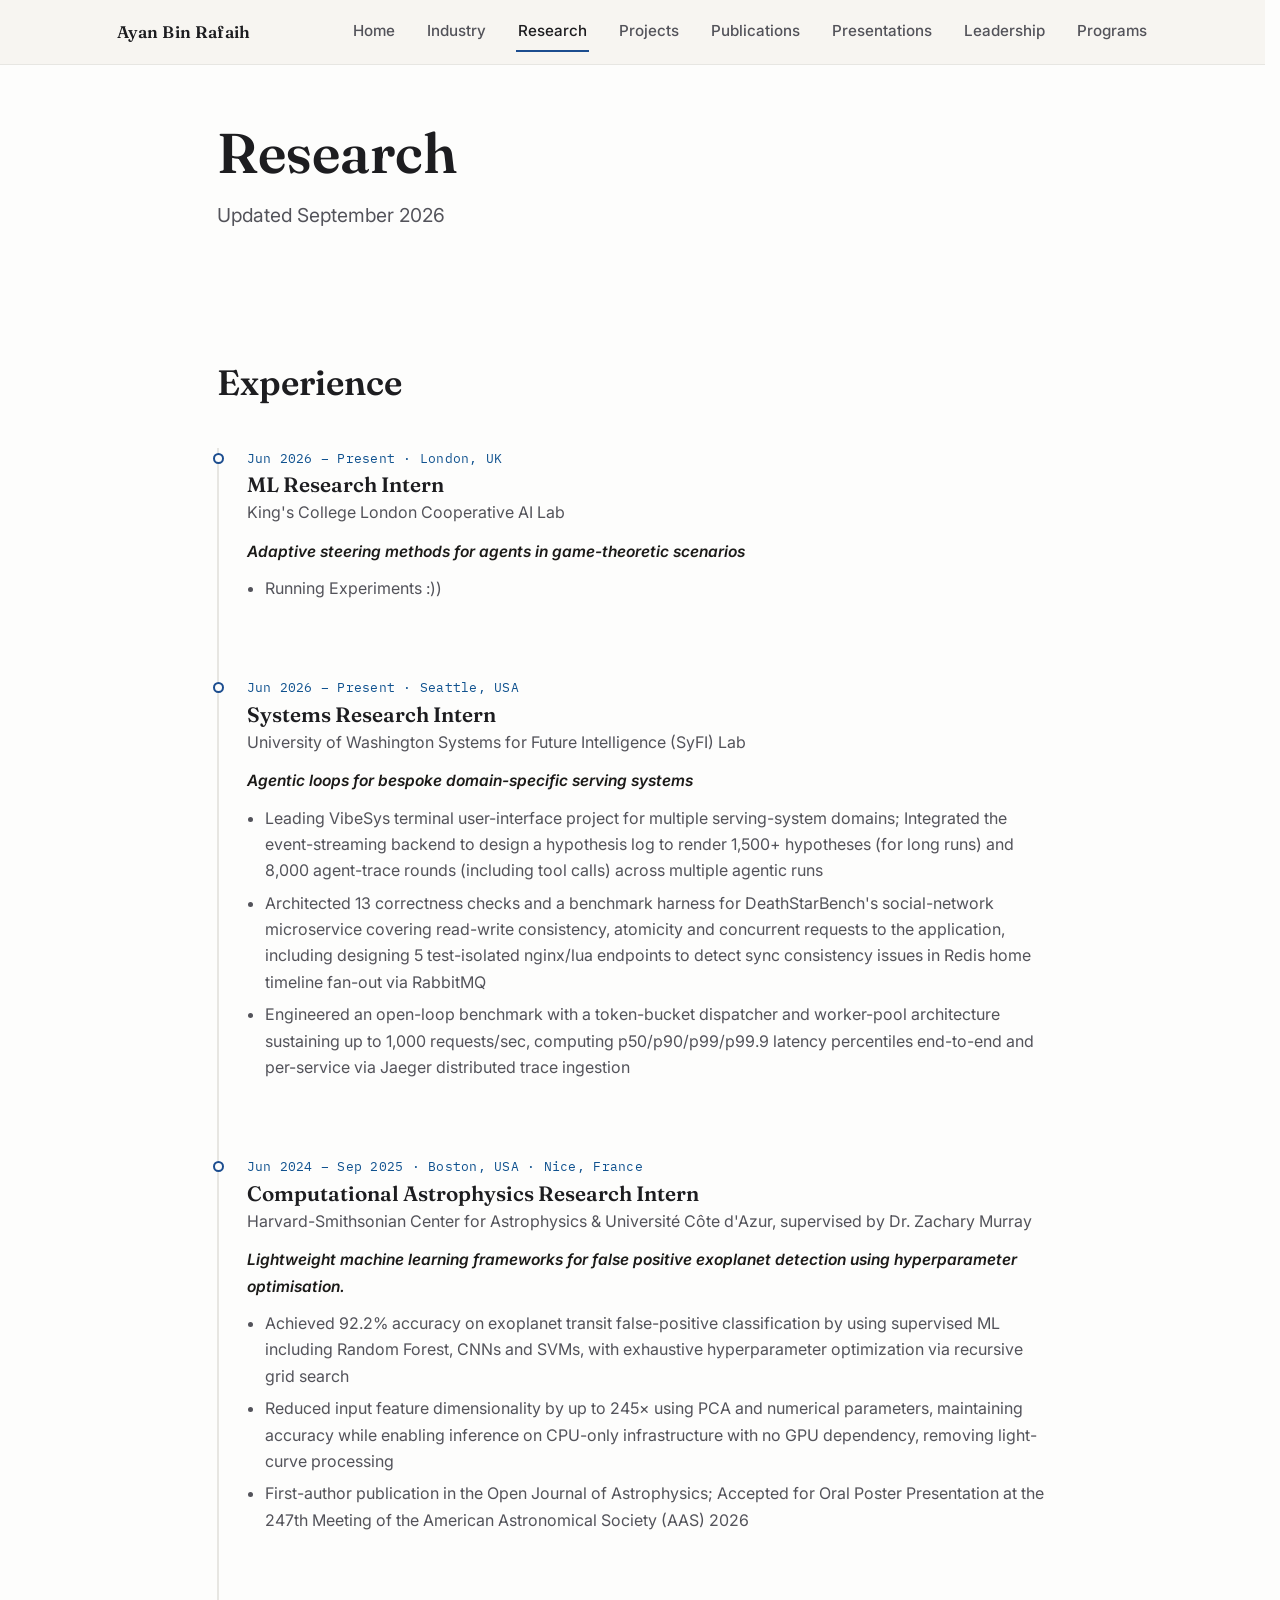
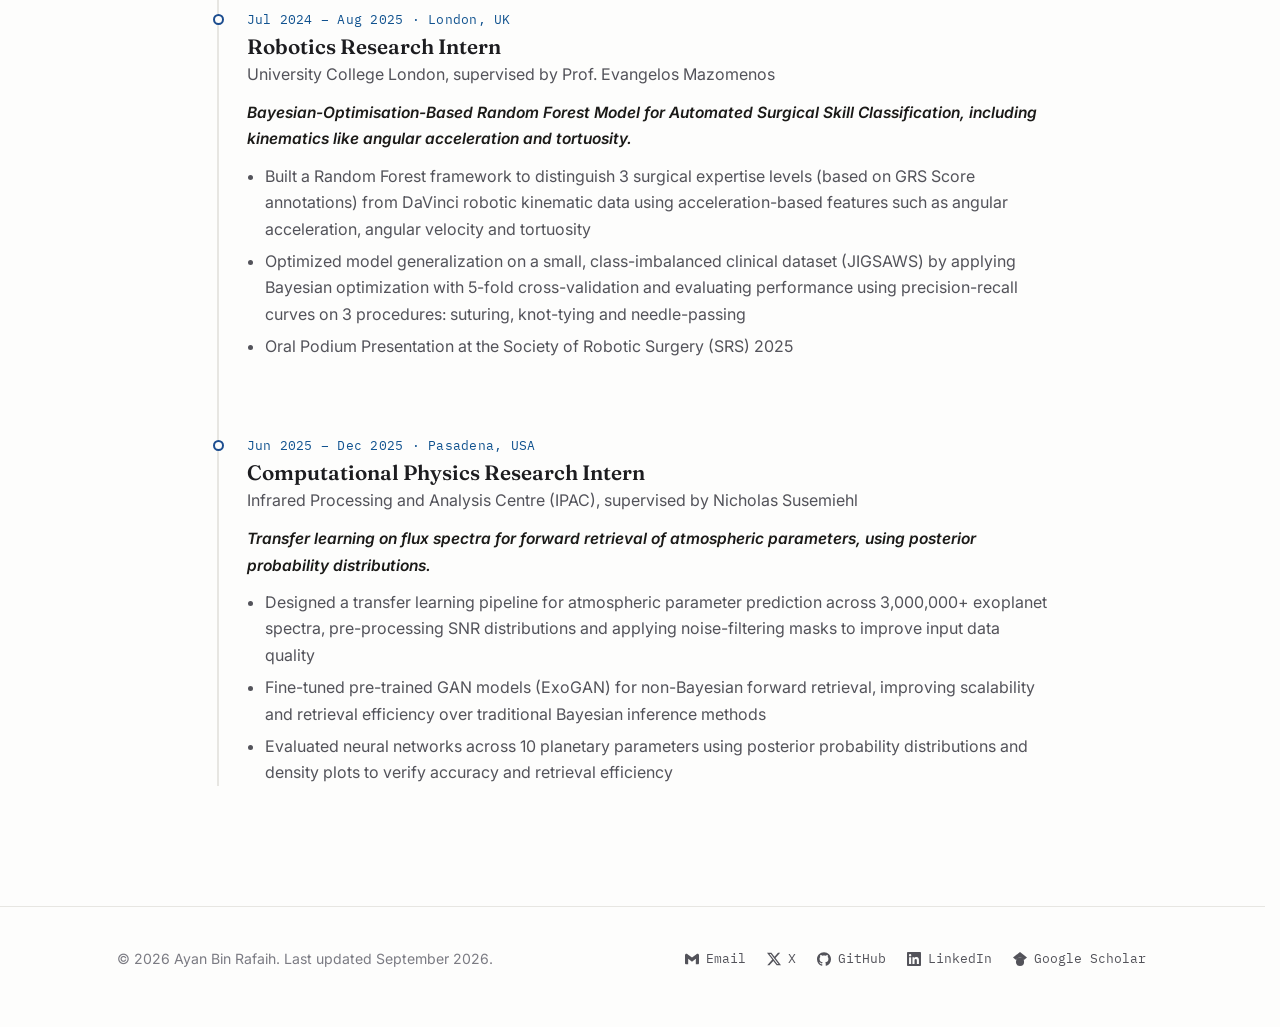
<file: research.html>
<!DOCTYPE html>
<html lang="en">
<head>
<meta charset="UTF-8">
<meta name="viewport" content="width=device-width, initial-scale=1.0">
<meta name="theme-color" content="#f7f5f0" media="(prefers-color-scheme: light)">
<meta name="theme-color" content="#dadfe7" media="(prefers-color-scheme: dark)">
<title>Research — Ayan Bin Rafaih</title>
<meta name="description" content="Research experience, publications, and conference presentations by Ayan Bin Rafaih.">

<link rel="preconnect" href="https://fonts.googleapis.com">
<link rel="preconnect" href="https://fonts.gstatic.com" crossorigin>
<link href="https://fonts.googleapis.com/css2?family=Fraunces:opsz,wght@9..144,500;9..144,600;9..144,700&family=Inter:wght@400;500;600;700&family=IBM+Plex+Mono:wght@400;500&display=swap" rel="stylesheet">

<link rel="stylesheet" href="css/style.css?v=31">
</head>
<body>

<header class="site-header">
  <div class="nav-wrap">
    <a href="index.html#home" class="logo">Ayan Bin Rafaih</a>
    <button class="nav-toggle" aria-label="Toggle navigation" aria-expanded="false">
      <span></span>
    </button>
    <nav class="site-nav" id="site-nav">
      <a href="index.html#home">Home</a>
      <a href="experience.html">Industry</a>
      <a href="research.html" class="is-active">Research</a>
      <a href="projects.html">Projects</a>
      <a href="publications.html">Publications</a>
      <a href="presentations.html">Presentations</a>
      <a href="leadership.html">Leadership</a>
      <a href="hackathons.html">Programs</a>
    </nav>
  </div>
</header>

<main>

  <div class="section-inner page-header">
    <h1>Research</h1>
    <p>Updated September 2026</p>
  </div>

  <section id="experience">
    <div class="section-inner">
      <div class="section-head">
        <h2>Experience</h2>
      </div>

      <div class="timeline">

        <div class="timeline-item">
          <div class="timeline-meta">
            <span class="timeline-dates">Jun 2026 – Present · London, UK</span>
          </div>

          <h3>ML Research Intern</h3>

          <p class="timeline-org">
            King's College London Cooperative AI Lab
          </p>

          <p class="timeline-summary">
            Adaptive steering methods for agents in game-theoretic scenarios
          </p>

          <ul class="timeline-desc" style="margin-bottom: 32px;">
            <li>Running Experiments :))</li>
          </ul>
        </div>

        <div class="timeline-item">
          <div class="timeline-meta">
            <span class="timeline-dates">Jun 2026 – Present · Seattle, USA</span>
          </div>

          <h3>Systems Research Intern</h3>

          <p class="timeline-org">
            University of Washington Systems for Future Intelligence (SyFI) Lab
          </p>

          <p class="timeline-summary">
            Agentic loops for bespoke domain-specific serving systems
          </p>

          <ul class="timeline-desc" style="margin-bottom: 32px;">
            <li>Leading VibeSys terminal user-interface project for multiple serving-system domains;
              Integrated the event-streaming backend to design a hypothesis log to render 1,500+ hypotheses (for long runs) and 8,000 agent-trace rounds (including tool calls) across multiple agentic runs</li>
            <li>Architected 13 correctness checks and a benchmark harness for DeathStarBench's
              social-network microservice covering read-write consistency, atomicity and concurrent requests to the application, including designing 5 test-isolated nginx/lua endpoints
            to detect sync consistency issues in Redis home timeline fan-out via RabbitMQ</li>
            <li>Engineered an open-loop benchmark with a token-bucket dispatcher and
              worker-pool architecture sustaining up to 1,000 requests/sec, computing
              p50/p90/p99/p99.9 latency percentiles end-to-end and per-service via Jaeger
              distributed trace ingestion</li>
          </ul>
        </div>

        <div class="timeline-item">
          <div class="timeline-meta">
            <span class="timeline-dates">Jun 2024 – Sep 2025 · Boston, USA · Nice, France</span>
          </div>

          <h3>Computational Astrophysics Research Intern</h3>

          <p class="timeline-org">
            Harvard-Smithsonian Center for Astrophysics &amp; Université Côte d'Azur, supervised by Dr. Zachary Murray
          </p>

          <p class="timeline-summary">
            Lightweight machine learning frameworks for false positive exoplanet detection using hyperparameter optimisation.
          </p>

          <ul class="timeline-desc" style="margin-bottom: 32px;">
            <li>Achieved 92.2% accuracy on exoplanet transit false-positive classification by using supervised ML including
              Random Forest, CNNs and SVMs, with exhaustive hyperparameter optimization via recursive grid search</li>
            <li>Reduced input feature dimensionality by up to 245× using PCA and numerical parameters, maintaining accuracy
              while enabling inference on CPU-only infrastructure with no GPU dependency, removing light-curve processing</li>
            <li>First-author publication in the Open Journal of Astrophysics; Accepted for Oral Poster Presentation at the 247th
              Meeting of the American Astronomical Society (AAS) 2026</li>
          </ul>
        </div>

        <div class="timeline-item">
          <div class="timeline-meta">
            <span class="timeline-dates">Jul 2024 – Aug 2025 · London, UK</span>
          </div>

          <h3>Robotics Research Intern</h3>

          <p class="timeline-org">
            University College London, supervised by Prof. Evangelos Mazomenos
          </p>

          <p class="timeline-summary">
            Bayesian-Optimisation-Based Random Forest Model for Automated Surgical Skill Classification, including kinematics like angular acceleration and tortuosity.
          </p>

          <ul class="timeline-desc" style="margin-bottom: 32px;">
            <li> Built a Random Forest framework to distinguish 3 surgical expertise levels (based on GRS Score annotations) from DaVinci robotic kinematic data
              using acceleration-based features such as angular acceleration, angular velocity and tortuosity</li>
            <li>Optimized model generalization on a small, class-imbalanced clinical dataset (JIGSAWS) by applying Bayesian optimization
              with 5-fold cross-validation and evaluating performance using precision-recall curves on 3 procedures: suturing, knot-tying and needle-passing</li>
            <li>Oral Podium Presentation at the Society of Robotic Surgery (SRS) 2025</li>
          </ul>
        </div>

        <div class="timeline-item">
          <div class="timeline-meta">
            <span class="timeline-dates">Jun 2025 – Dec 2025 · Pasadena, USA</span>
          </div>

          <h3>Computational Physics Research Intern</h3>

          <p class="timeline-org">
            Infrared Processing and Analysis Centre (IPAC), supervised by Nicholas Susemiehl
          </p>

          <p class="timeline-summary">
            Transfer learning on flux spectra for forward retrieval of atmospheric parameters, using posterior probability distributions.
          </p>

          <ul class="timeline-desc" style="margin-bottom: 32px;">
            <li>Designed a transfer learning pipeline for atmospheric parameter prediction across 3,000,000+ exoplanet spectra,
              pre-processing SNR distributions and applying noise-filtering masks to improve input data quality</li>
            <li>Fine-tuned pre-trained GAN models (ExoGAN) for non-Bayesian forward retrieval, improving scalability and
              retrieval efficiency over traditional Bayesian inference methods</li>
            <li>Evaluated neural networks across 10 planetary parameters using posterior probability distributions and density
              plots to verify accuracy and retrieval efficiency</li>
          </ul>
        </div>

      </div>
    </div>
  </section>

</main>

<footer class="site-footer">
  <div class="footer-wrap">
    <p>© 2026 Ayan Bin Rafaih. Last updated September 2026.</p>
    <div class="link-list link-list--inline">
      <a class="link-item link-item--email" id="email-copy" href="mailto:ayanbrafaih@gmail.com" data-email="ayanbrafaih@gmail.com" aria-label="Email ayanbrafaih@gmail.com">
        <svg width="16" height="16" viewBox="0 0 24 24" fill="currentColor" aria-hidden="true" focusable="false"><path d="M24 5.457v13.909c0 .904-.732 1.636-1.636 1.636h-3.819V11.73L12 16.64l-6.545-4.91v9.273H1.636A1.636 1.636 0 0 1 0 19.366V5.457c0-2.023 2.309-3.178 3.927-1.964L5.455 4.64 12 9.548l6.545-4.91 1.528-1.145C21.69 2.28 24 3.434 24 5.457z"></path></svg>
        <span class="link-label">Email</span>
        <span class="icon-tooltip">Email me</span>
      </a>

      <a class="link-item link-item--x" href="https://x.com/ayanbinrafaih" target="_blank" rel="noopener" aria-label="X (Twitter)">
        <svg width="16" height="16" viewBox="0 0 24 24" fill="currentColor" aria-hidden="true" focusable="false"><path d="M18.901 1.153h3.68l-8.04 9.19L24 22.846h-7.406l-5.8-7.584-6.638 7.584H.474l8.6-9.83L0 1.154h7.594l5.243 6.932 6.064-6.933zm-1.291 19.49h2.039L6.486 3.24H4.298l13.312 17.403z"></path></svg>
        <span class="link-label">X</span>
      </a>

      <a class="link-item link-item--github" href="https://github.com/ayanbinrafaih" target="_blank" rel="noopener" aria-label="GitHub">
        <svg width="16" height="16" viewBox="0 0 24 24" fill="currentColor" aria-hidden="true" focusable="false"><path d="M12 .297c-6.63 0-12 5.373-12 12 0 5.303 3.438 9.8 8.205 11.385.6.113.82-.258.82-.577 0-.285-.01-1.04-.015-2.04-3.338.724-4.042-1.61-4.042-1.61C4.422 18.07 3.633 17.7 3.633 17.7c-1.087-.744.084-.729.084-.729 1.205.084 1.838 1.236 1.838 1.236 1.07 1.835 2.809 1.305 3.495.998.108-.776.417-1.305.76-1.605-2.665-.3-5.466-1.332-5.466-5.93 0-1.31.465-2.38 1.235-3.22-.135-.303-.54-1.523.105-3.176 0 0 1.005-.322 3.3 1.23.96-.267 1.98-.399 3-.405 1.02.006 2.04.138 3 .405 2.28-1.552 3.285-1.23 3.285-1.23.645 1.653.24 2.873.12 3.176.765.84 1.23 1.91 1.23 3.22 0 4.61-2.805 5.625-5.475 5.92.42.36.81 1.096.81 2.22 0 1.606-.015 2.896-.015 3.286 0 .315.21.69.825.57C20.565 22.092 24 17.592 24 12.297c0-6.627-5.373-12-12-12"></path></svg>
        <span class="link-label">GitHub</span>
      </a>

      <a class="link-item link-item--linkedin" href="https://www.linkedin.com/in/ayanbinrafaih" target="_blank" rel="noopener" aria-label="LinkedIn">
        <svg width="16" height="16" viewBox="0 0 24 24" fill="currentColor" aria-hidden="true" focusable="false"><path d="M20.447 20.452h-3.554v-5.569c0-1.328-.027-3.037-1.852-3.037-1.853 0-2.136 1.445-2.136 2.939v5.667H9.351V9h3.414v1.561h.046c.477-.9 1.637-1.85 3.37-1.85 3.601 0 4.267 2.37 4.267 5.455v6.286zM5.337 7.433a2.062 2.062 0 1 1 0-4.124 2.062 2.062 0 0 1 0 4.124zm1.782 13.019H3.555V9h3.564v11.452zM22.225 0H1.771C.792 0 0 .774 0 1.729v20.542C0 23.227.792 24 1.771 24h20.451C23.2 24 24 23.227 24 22.271V1.729C24 .774 23.2 0 22.222 0h.003z"></path></svg>
        <span class="link-label">LinkedIn</span>
      </a>

      <a class="link-item link-item--scholar" href="https://scholar.google.com/citations?user=3FV8oHsAAAAJ&hl=en" target="_blank" rel="noopener" aria-label="Google Scholar">
        <svg width="16" height="16" viewBox="0 0 24 24" fill="currentColor" aria-hidden="true" focusable="false"><path d="M5.242 13.769 0 9.5 12 0l12 9.5-5.242 4.269C17.548 11.249 14.978 9.5 12 9.5c-2.977 0-5.548 1.748-6.758 4.269zM12 10a7 7 0 1 0 0 14 7 7 0 0 0 0-14z"></path></svg>
        <span class="link-label">Google Scholar</span>
      </a>
    </div>
  </div>
</footer>

<script src="js/main.js?v=4"></script>
</body>
</html>
</file>
<file: css/style.css>
:root {

    --bg:            #fdfdfc;
    --bg-elevated:   #ffffff;
    --bg-subtle:     #f4f4f2;
    --border:        #e7e6e2;
    --border-strong: #d3d1cb;

    --text:          #1d1d20;
    --text-soft:     #53535a;
    --text-faint:    #7b7b83;

    --accent:        #1c4d8f;
    --accent-strong: #123a6b;
    --accent-soft:   #cbdcf3;
    --accent-soft-2: #e7effa;

    --link:          #0d3b70;
    --link-hover:    #082a52;
    --meta:          #10528f;
    --meta-hover:    #0d4180;
    --place:         #8f1d2a;
    --place-hover:   #6b1220;
    --meta-soft:     #e7effa;
    --meta-border:   #b9cdea;
    --ink-strong:    #1b1a18;

    --header-bg:     rgba(247, 245, 240, 0.92);
    --on-accent:     #ffffff;
    --chip-border:   #bfbcb4;
    --chip-text:     #35322e;

    /* hackathons page: one hue per kind of entry */
    --comp:          #8a5a14;
    --comp-soft:     #faf4e8;
    --comp-border:   #e8d5b0;
    --prog:          #1c4d8f;
    --prog-soft:     #eef3fa;
    --prog-border:   #c3d4ec;

    --shadow: 0 1px 2px rgba(28, 28, 30, 0.04), 0 4px 16px rgba(28, 28, 30, 0.05);

    color-scheme: light;

    --font-display: "Fraunces", "Iowan Old Style", Georgia, serif;
    --font-body: "Inter", -apple-system, BlinkMacSystemFont, "Segoe UI", sans-serif;
    --font-mono: "IBM Plex Mono", "SFMono-Regular", Consolas, monospace;

    --max-w: 880px;
    --max-w-wide: 1080px;
    --radius: 10px;
    --radius-sm: 6px;
  }

  /* Dark mode: the original palette (same dark text, same blues) on a dimmed background,
     so it is easier on the eyes at night. Deliberately not a black theme. The greys lean
     slightly cool rather than beige, which keeps the page crisp instead of muddy. */
  @media (prefers-color-scheme: dark) {
    :root {
      --bg:            #e2e6ec;
      --bg-elevated:   #eef1f5;
      --bg-subtle:     #d7dce4;
      --border:        #c7ced8;
      --border-strong: #a9b2bf;

      --text-soft:     #43464e;
      --text-faint:    #565a63;

      --accent-soft:   #b8cbe6;
      --accent-soft-2: #cddbef;

      --meta-soft:     #cddbef;
      --meta-border:   #9db5d8;

      --header-bg:     rgba(218, 223, 231, 0.92);
      --chip-border:   #9aa3b1;

      --comp-soft:     #f1e9d9;
      --comp-border:   #cfb88c;
      --prog-soft:     #dde6f2;
      --prog-border:   #a9bedb;

      --shadow: 0 1px 2px rgba(28, 32, 40, 0.07), 0 4px 16px rgba(28, 32, 40, 0.08);
    }
  }

  *, *::before, *::after { box-sizing: border-box; }

  html {
    scroll-behavior: smooth;
    scroll-padding-top: 84px;
    scrollbar-gutter: stable;
  }

  @media (prefers-reduced-motion: reduce) {
    html { scroll-behavior: auto; }
    *, *::before, *::after {
      animation-duration: 0.001ms !important;
      animation-iteration-count: 1 !important;
      transition-duration: 0.001ms !important;
      scroll-behavior: auto !important;
    }
  }

  body {
    margin: 0;
    background: var(--bg);
    color: var(--text);
    font-family: var(--font-body);
    font-size: 18px;
    line-height: 1.7;
    -webkit-font-smoothing: antialiased;
  }

  h1, h2, h3, h4 {
    font-family: var(--font-display);
    font-weight: 600;
    line-height: 1.15;
    margin: 0 0 0.5em;
    color: var(--text);
  }

  h1 { font-size: clamp(2.4rem, 6vw, 3.5rem); font-weight: 600; }
  h2 { font-size: clamp(1.8rem, 4vw, 2.2rem); }
  h3 { font-size: 1.3rem; }

  p { margin: 0 0 1em; }

  a {
    color: var(--link);
    font-weight: 500;
    text-decoration: underline;
    text-decoration-thickness: 2px;
    text-underline-offset: 3px;
}

a:hover {
    color: var(--link-hover);
}

  a.link-place { color: var(--place); }
  a.link-place:hover { color: var(--place-hover); }
  a.link-person { color: var(--link); }
  a.link-person:hover { color: var(--link-hover); }

  a:focus-visible,
  button:focus-visible,
  input:focus-visible,
  textarea:focus-visible,
  [tabindex]:focus-visible {
    outline: 2px solid var(--accent);
    outline-offset: 3px;
    border-radius: 4px;
  }

  ul { padding-left: 1.2em; }

  img { max-width: 100%; display: block; }

  .muted { color: var(--text-soft); }

  .visually-hidden {
    position: absolute;
    width: 1px; height: 1px;
    overflow: hidden;
    clip: rect(0 0 0 0);
    white-space: nowrap;
  }

  .section-inner {
    max-width: var(--max-w);
    margin: 0 auto;
    padding: 0 24px;
  }
  .section-inner--projects {
    max-width: 1180px;
    margin: 0 auto;
    padding: 0 24px;
  }
  .section-inner--wide {
    max-width: var(--max-w-wide);
    margin: 0 auto;
    padding: 0 24px;
  }

  section { padding: 88px 0; }
  section + section { border-top: 1px solid var(--border); }

  .eyebrow {
    font-family: var(--font-mono);
    font-size: 0.74rem;
    letter-spacing: 0.09em;
    text-transform: uppercase;
    color: var(--accent-strong);
    margin: 0 0 14px;
  }

  .section-head {
    margin-bottom: 44px;
  }
  .section-head p {
    max-width: 56ch;
    color: var(--text-soft);
    font-size: 1.15rem;
  }

  .site-header {
    position: sticky;
    top: 0;
    z-index: 50;
    background: var(--header-bg);
    backdrop-filter: saturate(140%) blur(8px);
    border-bottom: 1px solid var(--border);
  }

  .nav-wrap {
    max-width: var(--max-w-wide);
    margin: 0 auto;
    padding: 0 24px;
    height: 64px;
    display: flex;
    align-items: center;
    justify-content: space-between;
  }

  .logo {
    font-family: var(--font-display);
    font-weight: 600;
    font-size: 1.05rem;
    color: var(--text);
    text-decoration: none;
    letter-spacing: 0.01em;
    white-space: nowrap;
  }
  .logo:hover { color: var(--accent-strong); }

  .site-nav {
    display: flex;
    align-items: center;
    gap: 28px;
  }

  .site-nav a {
    font-size: 0.95rem;
    color: var(--text-soft);
    text-decoration: none;
    padding: 6px 2px;
    border-bottom: 2px solid transparent;
    transition: color 0.15s ease, border-color 0.15s ease;
  }
  .site-nav a:hover { color: var(--text); }
  .site-nav a.is-active {
    color: var(--text);
    border-bottom-color: var(--accent);
  }

  .nav-toggle {
    display: none;
    width: 38px; height: 38px;
    background: transparent;
    border: 1px solid var(--border-strong);
    border-radius: var(--radius-sm);
    cursor: pointer;
    position: relative;
  }
  /* three bars: the span is the middle bar, ::before / ::after are the top and bottom */
  .nav-toggle span,
  .nav-toggle span::before,
  .nav-toggle span::after {
    content: "";
    position: absolute;
    height: 2px;
    background: var(--text);
    border-radius: 1px;
    transition: transform 0.2s ease, top 0.2s ease, background-color 0.2s ease;
  }
  .nav-toggle span { top: 17px; left: 9px; right: 9px; }
  .nav-toggle span::before,
  .nav-toggle span::after { left: 0; right: 0; }
  .nav-toggle span::before { top: -6px; }
  .nav-toggle span::after { top: 6px; }
  /* open: middle bar disappears, outer bars cross into an X */
  .nav-toggle[aria-expanded="true"] span { background: transparent; }
  .nav-toggle[aria-expanded="true"] span::before { top: 0; transform: rotate(45deg); }
  .nav-toggle[aria-expanded="true"] span::after { top: 0; transform: rotate(-45deg); }

  /* 8 tabs: tighten the bar before it meets the logo, then switch to the menu button */
  @media (max-width: 1120px) {
    .site-nav { gap: 18px; }
    .site-nav a { font-size: 0.9rem; }
  }

  @media (max-width: 960px) {
    .nav-toggle { display: block; }
    .site-nav {
      position: absolute;
      top: 64px; left: 0; right: 0;
      background: var(--bg-elevated);
      border-bottom: 1px solid var(--border);
      flex-direction: column;
      align-items: flex-start;
      gap: 0;
      max-height: 0;
      overflow: hidden;
      transition: max-height 0.25s ease;
    }
    .site-nav.is-open { max-height: 520px; }
    .site-nav a {
      width: 100%;
      font-size: 0.95rem;
      padding: 14px 24px;
      border-bottom: 1px solid var(--border);
      border-left: 3px solid transparent;
    }
    .site-nav a.is-active { border-left-color: var(--accent); border-bottom-color: var(--border); }
  }

  .btn {
    display: inline-flex;
    align-items: center;
    gap: 8px;
    font-family: var(--font-body);
    font-size: 0.95rem;
    font-weight: 600;
    padding: 11px 20px;
    border-radius: var(--radius-sm);
    text-decoration: none;
    border: 1px solid transparent;
    cursor: pointer;
    transition: transform 0.12s ease, background 0.15s ease, border-color 0.15s ease, color .15s ease;
  }
  .btn:active { transform: translateY(1px); }

  .btn-primary {
    background: var(--accent-strong);
    color: var(--on-accent);
  }
  .btn-primary:hover { background: var(--accent); color: var(--on-accent); }

  .btn-ghost {
    background: transparent;
    border-color: var(--border-strong);
    color: var(--text);
  }
  .btn-ghost:hover { border-color: var(--accent); color: var(--accent-strong); }

  .tag-list {
    list-style: none;
    padding: 0;
    margin: 0;
    display: flex;
    flex-wrap: wrap;
    gap: 8px;
  }
  .tag-list li {
    font-family: var(--font-mono);
    font-size: 0.78rem;
    letter-spacing: 0.01em;
    background: var(--meta-soft);
    color: var(--meta);
    border: 1px solid var(--meta-border);
    padding: 5px 11px;
    font-weight: 500;
    border-radius: 999px;
  }

  .pill-row {
    display: flex;
    flex-wrap: wrap;
    gap: 8px;
    margin-top: 14px;
  }
  .pill {
    font-family: var(--font-mono);
    font-size: 0.8rem;
    display: inline-flex;
    align-items: center;
    gap: 6px;
    padding: 6px 12px;
    border-radius: 999px;
    border: 1px solid var(--border-strong);
    background: var(--bg-elevated);
    color: var(--text);
    text-decoration: none;
    cursor: pointer;
    line-height: 1.4;
  }
  .pill svg { flex: none; display: block; }
  .pill:hover { border-color: var(--accent); color: var(--accent-strong); }
  .pill[aria-expanded="true"] {
    background: var(--accent-soft-2);
    border-color: var(--accent);
    color: var(--accent-strong);
  }
  .pill.is-disabled {
    color: var(--text-faint);
    border-color: var(--border);
    cursor: default;
    background: transparent;
  }
  .pill.is-disabled:hover { border-color: var(--border); color: var(--text-faint); }

  .hero { padding-top: 64px; }
  .hero-inner {
    max-width: var(--max-w-wide);
    margin: 0 auto;
    padding: 56px 24px 24px;
    display: grid;

    grid-template-columns: 280px 1fr;
    gap: 48px;
    align-items: center;
  }
  .hero-photo { order: -1; }
  .hero-text {
    display: flex;
    flex-direction: column;
    align-items: flex-start;
  }

  .tagline {
    font-size: 1.3rem;
    color: var(--text-soft);
    max-width: 46ch;
  }

  .link-list {
    display: flex;
    flex-direction: column;
    align-items: flex-start;
    gap: 4px;
    margin-top: 26px;
  }

  .link-item {
    position: relative;
    display: inline-flex;
    align-items: center;
    gap: 8px;
    padding: 1px 3px;
    margin-left: -3px;
    border: 0;
    background: none;
    border-radius: var(--radius-sm);
    color: var(--text-soft);
    font-family: var(--font-mono);
    font-size: 0.875rem;
    font-weight: 400;
    line-height: 1.4;
    text-decoration: none;
    cursor: pointer;
    transition: color 0.15s ease, opacity 0.15s ease;
  }

  .link-item svg {
    width: 16px;
    height: 16px;
    flex: none;
    display: block;
    color: inherit;
  }

  .link-item--x svg { width: 14px; height: 14px; }

  .link-label {
    text-decoration: underline;
    text-decoration-color: transparent;
    text-decoration-thickness: 1px;
    text-underline-offset: 3px;
    transition: text-decoration-color 0.15s ease;
  }

  .link-item:hover,
  .link-item:focus-visible { color: var(--accent-strong); }
  .link-item:hover .link-label,
  .link-item:focus-visible .link-label { text-decoration-color: currentColor; }

  .icon-tooltip {
    position: absolute;
    bottom: calc(100% + 7px);
    left: 50%;
    transform: translateX(-50%);
    background: var(--text);
    color: var(--bg-elevated);
    font-family: var(--font-mono);
    font-size: 0.68rem;
    font-weight: 400;
    white-space: nowrap;
    padding: 4px 9px;
    border-radius: 4px;
    opacity: 0;
    pointer-events: none;
    transition: opacity 0.15s ease;
  }
  .link-item:hover .icon-tooltip,
  .link-item.show-tooltip .icon-tooltip { opacity: 1; }

  .link-list--inline {
    flex-direction: row;
    flex-wrap: wrap;
    align-items: center;
    gap: 8px 18px;
    margin-top: 0;
  }
  .link-list--inline .link-item { font-size: 0.8rem; gap: 7px; }
  .link-list--inline .link-item svg,
  .link-list--inline .link-item--x svg { width: 14px; height: 14px; }

  /* narrow screens: five labelled links can't share a row, so show icons only (aria-labels stay) */
  @media (max-width: 560px) {
    .link-list--inline { flex-wrap: nowrap; gap: 0 24px; }
    .link-list--inline .link-label {
      position: absolute;
      width: 1px; height: 1px;
      overflow: hidden;
      clip: rect(0 0 0 0);
      white-space: nowrap;
    }
  }

  .hero-photo {
    position: relative;
    aspect-ratio: 2 / 3;
    border-radius: var(--radius);
    overflow: hidden;
    background: var(--bg-subtle);
    border: 1px solid var(--border);
  }
  .hero-photo img { width: 100%; height: 100%; object-fit: cover; object-position: center top; }
  .photo-fallback {
    display: none;
    position: absolute;
    inset: 0;
    flex-direction: column;
    align-items: center;
    justify-content: center;
    gap: 6px;
    text-align: center;
    color: var(--text-faint);
    padding: 24px;
  }
  .photo-fallback span {
    font-family: var(--font-display);
    font-size: 1rem;
    color: var(--text-soft);
  }
  .photo-fallback small {
    font-family: var(--font-mono);
    font-size: 0.74rem;
    background: var(--bg-elevated);
    border: 1px solid var(--border);
    padding: 3px 8px;
    border-radius: 4px;
  }

  @media (max-width: 760px) {
    .hero-inner { grid-template-columns: 1fr; gap: 32px; padding-top: 32px; }
    .hero-photo { max-width: 280px; margin: 0; }
  }

  .placeholder-box {
    border: 1px dashed var(--border-strong);
    border-radius: var(--radius);
    background: var(--bg-elevated);
    padding: 22px 24px;
    color: var(--text-faint);
    font-style: italic;
  }
  .placeholder-box p:last-child { margin-bottom: 0; }
  .placeholder-tag {
    display: inline-block;
    font-family: var(--font-mono);
    font-style: normal;
    font-size: 0.7rem;
    letter-spacing: 0.06em;
    text-transform: uppercase;
    color: var(--meta);
    background: var(--meta-soft);
    padding: 3px 9px;
    border-radius: 999px;
    margin-bottom: 10px;
  }

  .awards-group { margin-bottom: 48px; }
  .awards-group:last-child { margin-bottom: 0; }
  .awards-group h3 {
    font-family: var(--font-mono);
    font-size: 0.85rem;
    letter-spacing: 0.07em;
    text-transform: uppercase;
    color: var(--text-soft);
    font-weight: 600;
    padding-bottom: 14px;
    border-bottom: 1px solid var(--border);
    margin-bottom: 6px;
  }

  .award-row {
    display: grid;
    grid-template-columns: 96px 1fr;
    gap: 20px;
    padding: 22px 0;
    border-bottom: 1px solid var(--border);
  }
  .award-row:last-child { border-bottom: none; }

  .award-year {
    font-family: var(--font-mono);
    font-size: 0.85rem;
    color: var(--text-faint);
    padding-top: 3px;
  }

  .award-body h4 {
    font-family: var(--font-body);
    font-weight: 700;
    font-size: 1.1rem;
    margin-bottom: 6px;
    color: var(--text);
  }
  .award-body ul {
    margin: 8px 0 0;
    padding-left: 1.1em;
    color: var(--text-soft);
    font-size: 1rem;
  }
  .award-body ul li { margin-bottom: 3px; }
  .award-body p {
    color: var(--text-soft);
    font-size: 1rem;
    margin: 6px 0 0;
  }

  @media (max-width: 600px) {
    .award-row { grid-template-columns: 1fr; gap: 6px; }
    .award-year { padding-top: 0; }
  }

  .page-header {
    padding: 56px 24px 24px; /* keep .section-inner's side gutter on narrow screens */
  }
  .page-header h1 { margin-bottom: 14px; }
  .page-header p {
    max-width: 60ch;
    color: var(--text-soft);
    font-size: 1.2rem;
  }

  .timeline {
    position: relative;
    margin-top: 8px;
    padding-left: 28px;
    border-left: 2px solid var(--border);
  }

  .timeline-item {
    position: relative;
    padding-bottom: 44px;
  }
  .timeline-item:last-child { padding-bottom: 0; }

  .timeline-item::before {
    content: "";
    position: absolute;
    left: -34px;
    top: 5px;
    width: 11px;
    height: 11px;
    border-radius: 50%;
    background: var(--bg);
    border: 2px solid var(--accent);
  }

  .timeline-meta {
    display: flex;
    flex-wrap: wrap;
    align-items: baseline;
    gap: 10px;
    margin-bottom: 4px;
  }
  .timeline-dates {
    font-family: var(--font-mono);
    font-size: 0.8rem;
    color: var(--meta);
    letter-spacing: 0.02em;
  }
  .timeline-item h3 { margin-bottom: 2px; }
  .timeline-org {
    color: var(--text-soft);
    font-size: 1rem;
    margin-bottom: 12px;
  }
.timeline-summary {
  font-weight: 600;
  font-style: italic;
  color: var(--ink-strong);
  font-size: 0.97rem;
  margin: 0 0 10px 0;
}

.timeline-desc {
  color: var(--text-soft);
  font-size: 0.95rem;
  font-family: var(--font-body);
  margin: 0 0 8px 0;
  padding-left: 1.15em;
  line-height: 1.65;
}
.timeline-desc li { margin-bottom: 6px; }
.timeline-desc li:last-child { margin-bottom: 0; }
  .timeline-item ul {
    margin: 0;
    padding-left: 1.15em;
    color: var(--text-soft);
    font-size: 1rem;
  }
  .timeline-item ul li { margin-bottom: 6px; }

  .pub-filters {
    display: flex;
    flex-wrap: wrap;
    gap: 8px;
    margin-bottom: 36px;
  }
  .pub-filter {
    font-family: var(--font-mono);
    font-size: 0.8rem;
    font-weight: 500;
    background: transparent;
    border: 1px solid var(--chip-border);
    color: var(--chip-text);
    padding: 6px 13px;
    border-radius: 999px;
    cursor: pointer;
  }
  .pub-filter:hover { border-color: var(--accent); color: var(--accent-strong); }
  .pub-filter.is-active {
    background: var(--accent-strong);
    border-color: var(--accent-strong);
    color: var(--on-accent);
  }

  /* projects page: filters grouped into labelled rows */
  .pub-filters--grouped {
    flex-direction: column;
    flex-wrap: nowrap;
    gap: 14px;
  }
  .filter-group {
    display: flex;
    align-items: flex-start;
    gap: 14px;
  }
  .filter-group-label {
    flex: none;
    width: 84px;
    padding-top: 8px;
    font-family: var(--font-mono);
    font-size: 0.7rem;
    text-transform: uppercase;
    letter-spacing: 0.05em;
    color: var(--text-faint);
  }
  .filter-group-buttons {
    display: flex;
    flex-wrap: wrap;
    gap: 8px;
    flex: 1;
    min-width: 0;
  }
  @media (max-width: 640px) {
    .filter-group { flex-direction: column; gap: 6px; }
    .filter-group-label { width: auto; padding-top: 0; }
  }

  .pub-list {
    list-style: none;
    margin: 0;
    padding: 0;
  }
  .pub-item {
    padding: 28px 0;
    border-bottom: 1px solid var(--border);
  }
  .pub-item:first-child { padding-top: 0; }

  .pub-title {
    font-family: var(--font-display);
    font-size: 1.25rem;
    font-weight: 600;
    margin-bottom: 6px;
  }
  .pub-title a { text-decoration: none; }
  .pub-title a:hover { text-decoration: underline; }

  .pub-authors { font-size: 1rem; margin-bottom: 4px; color: var(--text); }
  .pub-venue {
    font-size: 0.95rem;
    color: var(--text-soft);
    font-style: italic;
    margin-bottom: 0;
  }

  .pub-panel {
    display: none;
    margin-top: 16px;
    padding: 16px 18px;
    background: var(--bg-elevated);
    border: 1px solid var(--border);
    border-radius: var(--radius-sm);
    font-size: 0.95rem;
    color: var(--text-soft);
  }
  .pub-panel.is-open { display: block; }
  .pub-panel pre {
    margin: 0;
    white-space: pre-wrap;
    word-break: break-word;
    font-family: var(--font-mono);
    font-size: 0.8rem;
    color: var(--text);
  }
  .pub-panel-copy {
    margin-top: 10px;
    font-family: var(--font-mono);
    font-size: 0.75rem;
    background: transparent;
    border: 1px solid var(--border-strong);
    color: var(--text-soft);
    padding: 4px 10px;
    border-radius: var(--radius-sm);
    cursor: pointer;
  }
  .pub-panel-copy:hover { border-color: var(--accent); color: var(--accent-strong); }

  .talk-list { list-style: none; margin: 0; padding: 0; }
  .talk-item {
    display: grid;
    grid-template-columns: 90px 1fr;
    gap: 18px;
    padding: 18px 0;
    border-bottom: 1px solid var(--border);
  }
  .talk-item:last-child { border-bottom: none; }
  .talk-year {
    font-family: var(--font-mono);
    font-size: 0.85rem;
    color: var(--meta);
    letter-spacing: 0.02em;
    padding-top: 2px;
  }
  .talk-title {
    font-weight: 600;
    margin-bottom: 4px;
    font-size: 1.05rem;
    color: var(--ink-strong);
  }
  .talk-meta { color: var(--text-soft); font-size: 0.95rem; }
  .talk-type {
    font-family: var(--font-mono);
    font-size: 0.74rem;
    font-weight: 500;
    border: 1px solid var(--meta-border);
    text-transform: uppercase;
    letter-spacing: 0.04em;
    color: var(--meta);
    background: var(--meta-soft);
    padding: 2px 8px;
    border-radius: 999px;
    margin-right: 8px;
  }
  @media (max-width: 600px) {
    .talk-item { grid-template-columns: 1fr; gap: 4px; }
  }

  .project-grid {
    display: grid;
    grid-template-columns: 1fr;
    gap: 28px;
  }

  .project-card {
    border: 1px solid var(--border);
    background: var(--bg-elevated);
    border-radius: var(--radius);
    padding: 30px 32px;
    box-shadow: var(--shadow);
  }

  .project-card--footnoted {
    position: relative;
    padding-bottom: 44px;
  }
  .project-footnote {
    position: absolute;
    right: 32px;
    bottom: 14px;
    font-family: var(--font-mono);
    font-size: 0.72rem;
    color: var(--text-faint);
  }
  .project-footnote .footnote-brand { white-space: nowrap; }
  .project-footnote .footnote-logo {
    display: inline-block; /* global img rule is display:block */
    height: 0.9em; /* logo cap height (19/24 of the image) matches the mono text's */
    width: auto;
    vertical-align: -0.19em; /* sits the logo's baseline on the text baseline */
  }
  .project-footnote .footnote-logo--play {
    height: 1.28em; /* wordmark cap height is 55% of the image, so this matches the text's */
    vertical-align: -0.29em;
  }

  .project-head {
    display: flex;
    justify-content: space-between;
    align-items: flex-start;
    gap: 16px;
    flex-wrap: wrap;
    margin-bottom: 10px;
  }
  .project-head h3 { margin-bottom: 0; font-size: 1.4rem; }
  .project-status {
    font-family: var(--font-mono);
    font-size: 0.74rem;
    text-transform: uppercase;
    letter-spacing: 0.05em;
    color: var(--text-faint);
    white-space: nowrap;
    padding-top: 6px;
  }

  .project-card .tag-list { margin: 6px 0 18px; }

  .project-body {
    display: flex;
    align-items: flex-start;
    gap: 30px;
  }
  .project-main { flex: 1; min-width: 0; }

  .project-figure {
    flex: none;
    width: 480px;
    margin: 0;
  }
  .project-figure a {
    display: block;
    border: 1px solid var(--border);
    border-radius: var(--radius-sm);
    overflow: hidden;
    text-decoration: none;
    transition: border-color 0.15s ease;
  }
  .project-figure a:hover { border-color: var(--accent); }
  .project-figure img {
    width: 100%;
    height: auto;
    display: block;
  }

  .figure-credit {
    margin-top: 8px;
    font-family: var(--font-mono);
    font-size: 0.76rem;
    color: var(--text-faint);
    text-align: right;
  }
  .figure-credit a {
    display: inline-flex;
    align-items: center;
    gap: 5px;
    margin-left: 4px;
    color: var(--text-soft);
    font-weight: 400;
    text-decoration: underline;
    text-decoration-color: transparent;
    text-decoration-thickness: 1px;
    text-underline-offset: 3px;
    transition: color 0.15s ease, text-decoration-color 0.15s ease;
  }
  .figure-credit a:hover {
    color: var(--accent-strong);
    text-decoration-color: currentColor;
  }
  .figure-credit svg { flex: none; display: block; width: 0.62em; height: 0.82em; }

  .project-desc {
    color: var(--text-soft);
    font-size: 0.92rem;
    line-height: 1.7;
    margin: 14px 0 18px;
  }
  .project-desc p:last-child { margin-bottom: 0; }

  @media (max-width: 1080px) {
    .project-figure { width: 400px; }
  }
  @media (max-width: 900px) {
    .project-body { flex-direction: column; }
    .project-figure { width: 100%; max-width: 480px; }
    .project-card--footnoted { padding-bottom: 30px; }
    .project-footnote {
      position: static;
      display: block;
      margin-top: 18px;
      text-align: right;
    }
  }

  .project-card ul.bullets {
    margin: 0;
    padding-left: 1.15em;
    color: var(--text-soft);
    font-size: 1rem;
  }
  .project-card ul.bullets li { margin-bottom: 7px; }

  .site-footer {
    border-top: 1px solid var(--border);
    padding: 40px 0 56px;
  }
  .footer-wrap {
    max-width: var(--max-w-wide);
    margin: 0 auto;
    padding: 0 24px;
    display: flex;
    flex-wrap: wrap;
    justify-content: space-between;
    align-items: center;
    gap: 16px;
  }
  .footer-wrap p {
    margin: 0;
    font-size: 0.88rem;
    color: var(--text-faint);
  }

  .research-interests {
    margin: 1.25rem 0;
    font-size: 1.10rem;
    line-height: 1.8;
}

.research-interests strong {
    font-weight: 600;
    color: var(--text);
}

.research-interests .interest {
    color: var(--link);
    font-weight: 500;
}

.lead-item { padding: 26px 0; }

.lead-row {
    display: flex;
    justify-content: space-between;
    align-items: baseline;
    gap: 28px;
}
.lead-row--sub { margin-top: 6px; }

.lead-title {
    font-family: var(--font-display);
    font-size: 1.25rem;
    font-weight: 600;
    color: var(--link);
    margin: 0;
}

.lead-org {
    flex: none;
    text-align: right;
    font-size: 0.98rem;
    font-weight: 600;
    color: var(--text);
}

.lead-desc {
    margin: 0;
    font-size: 1rem;
    color: var(--text-soft);
    max-width: 62ch;
}

.lead-date {
    flex: none;
    text-align: right;
    white-space: nowrap;
    font-family: var(--font-mono);
    font-size: 0.85rem;
    letter-spacing: 0.02em;
    color: var(--meta);
}

@media (max-width: 640px) {
    .lead-row { flex-direction: column; gap: 4px; }
    .lead-org, .lead-date { text-align: left; }
}

/* hackathons page: one card per competition or program. Competitions use the amber hue and
   programs the blue one, on the card's left edge, the kind chip, the detail box and the
   filter dots, so the colour reads as a legend. */
.kind-dot {
    display: inline-block;
    width: 8px;
    height: 8px;
    border-radius: 50%;
    margin-right: 7px;
    vertical-align: 0.06em;
}
.kind-dot--competition { background: var(--comp); }
.kind-dot--program { background: var(--prog); }
.pub-filter.is-active .kind-dot { box-shadow: 0 0 0 1.5px var(--on-accent); }

.hack-list {
    display: grid;
    gap: 28px;
}

.hack-card {
    --kind: var(--comp);
    --kind-soft: var(--comp-soft);
    --kind-border: var(--comp-border);
    background: var(--bg-elevated);
    border: 1px solid var(--border);
    border-radius: var(--radius);
    /* inset shadow is the coloured edge; it follows the rounded corners, unlike border-left */
    box-shadow: inset 4px 0 0 var(--kind), var(--shadow);
    padding: 28px 32px 0 36px;
}
.hack-card--program {
    --kind: var(--prog);
    --kind-soft: var(--prog-soft);
    --kind-border: var(--prog-border);
}

.hack-body {
    display: grid;
    grid-template-columns: 108px minmax(0, 1fr) minmax(0, 1.05fr) 236px;
    grid-template-areas: "logo intro detail figure";
    gap: 20px 28px;
    align-items: start;
}
.hack-body--no-figure { grid-template-areas: "logo intro detail detail"; }

.hack-logo { grid-area: logo; }
.hack-intro { grid-area: intro; min-width: 0; }
.hack-detail { grid-area: detail; }
.hack-figure { grid-area: figure; }

.hack-logo img {
    width: 100%;
    aspect-ratio: 1;
    height: auto;
    object-fit: cover;
    border-radius: var(--radius-sm);
    border: 1px solid var(--border);
}

.hack-meta {
    display: flex;
    flex-wrap: wrap;
    align-items: center;
    gap: 6px 12px;
    margin-bottom: 10px;
}
.hack-kind {
    font-family: var(--font-mono);
    font-size: 0.74rem;
    font-weight: 500;
    line-height: 1.5;
    color: var(--kind);
    background: var(--kind-soft);
    border: 1px solid var(--kind-border);
    padding: 2px 10px;
    border-radius: 999px;
}
.hack-date {
    white-space: nowrap;
    font-family: var(--font-mono);
    font-size: 0.8rem;
    letter-spacing: 0.02em;
    color: var(--meta);
}

.hack-title {
    font-size: 1.4rem;
    margin: 0 0 4px;
}
.hack-org {
    margin: 0 0 10px;
    font-size: 0.95rem;
    font-weight: 600;
    color: var(--text);
}
.hack-org-brand { white-space: nowrap; }
.hack-org-logo {
    display: inline-block; /* global img rule is display:block */
    height: 0.86em; /* logo cap height (19/24 of the image) matches the text's */
    width: auto;
    vertical-align: -0.12em;
}
.hack-desc {
    margin: 0;
    font-size: 0.95rem;
    line-height: 1.65;
    color: var(--text-soft);
}
.hack-desc code {
    font-family: var(--font-mono);
    font-size: 0.86em;
    color: var(--text);
    background: var(--bg-subtle);
    padding: 1px 5px;
    border-radius: 4px;
}

.hack-detail {
    background: var(--kind-soft);
    border: 1px solid var(--kind-border);
    border-radius: var(--radius-sm);
    padding: 16px 18px;
}
.hack-detail-title {
    font-family: var(--font-body);
    font-size: 0.82rem;
    font-weight: 600;
    color: var(--kind);
    margin: 0 0 8px;
}
.hack-detail ul {
    margin: 0;
    padding-left: 1.1em;
    font-size: 0.9rem;
    line-height: 1.6;
    color: var(--text-soft);
}
.hack-detail li { margin-bottom: 6px; }
.hack-detail li:last-child { margin-bottom: 0; }
.hack-detail li::marker { color: var(--kind); }
.hack-detail strong { font-weight: 600; color: var(--text); }

.hack-figure { margin: 0; }
.hack-figure a {
    display: block;
    background: #ffffff; /* the figure is drawn on white, in both themes */
    border: 1px solid var(--border);
    border-radius: var(--radius-sm);
    overflow: hidden;
    text-decoration: none;
    transition: border-color 0.15s ease;
}
.hack-figure a:hover { border-color: var(--accent); }
.hack-figure img { width: 100%; height: auto; }

.hack-foot {
    display: flex;
    flex-wrap: wrap;
    align-items: center;
    justify-content: space-between;
    gap: 12px 24px;
    margin-top: 24px;
    padding: 16px 0 18px;
    border-top: 1px solid var(--border);
}
.hack-result {
    flex: 1 1 320px; /* small basis, so the Code pill stays on the same line */
    display: flex;
    align-items: flex-start;
    gap: 10px;
    margin: 0;
    font-size: 1rem;
    line-height: 1.55;
    color: var(--text);
}
.hack-result svg { flex: none; margin-top: 2px; color: var(--kind); }
.hack-result strong { font-weight: 600; }
.hack-foot .pill-row { margin-top: 0; flex: none; }

@media (max-width: 1100px) {
    .hack-body {
        grid-template-columns: 96px minmax(0, 1fr) 200px;
        grid-template-areas:
            "logo intro intro"
            "logo detail figure";
    }
    .hack-body--no-figure {
        grid-template-areas:
            "logo intro intro"
            "logo detail detail";
    }
}
@media (max-width: 760px) {
    .hack-card { padding: 22px 20px 0 24px; }
    .hack-body {
        grid-template-columns: 72px minmax(0, 1fr);
        grid-template-areas:
            "logo intro"
            "detail detail"
            "figure figure";
        gap: 18px 16px;
    }
    .hack-body--no-figure {
        grid-template-areas:
            "logo intro"
            "detail detail";
    }
    .hack-figure { max-width: 300px; }
    .hack-title { font-size: 1.25rem; }
}
/* phones: the logo floats beside the title and the description wraps under it, so the text
   gets the full card width instead of a narrow column */
@media (max-width: 560px) {
    .hack-body { display: block; }
    .hack-logo { float: left; width: 64px; margin: 2px 14px 6px 0; }
    /* own block context, so a long title wraps beside the logo rather than under it */
    .hack-meta, .hack-title, .hack-org { display: flow-root; }
    .hack-title { font-size: 1.2rem; }
    .hack-detail,
    .hack-figure { clear: both; margin-top: 18px; }
}
</file>
